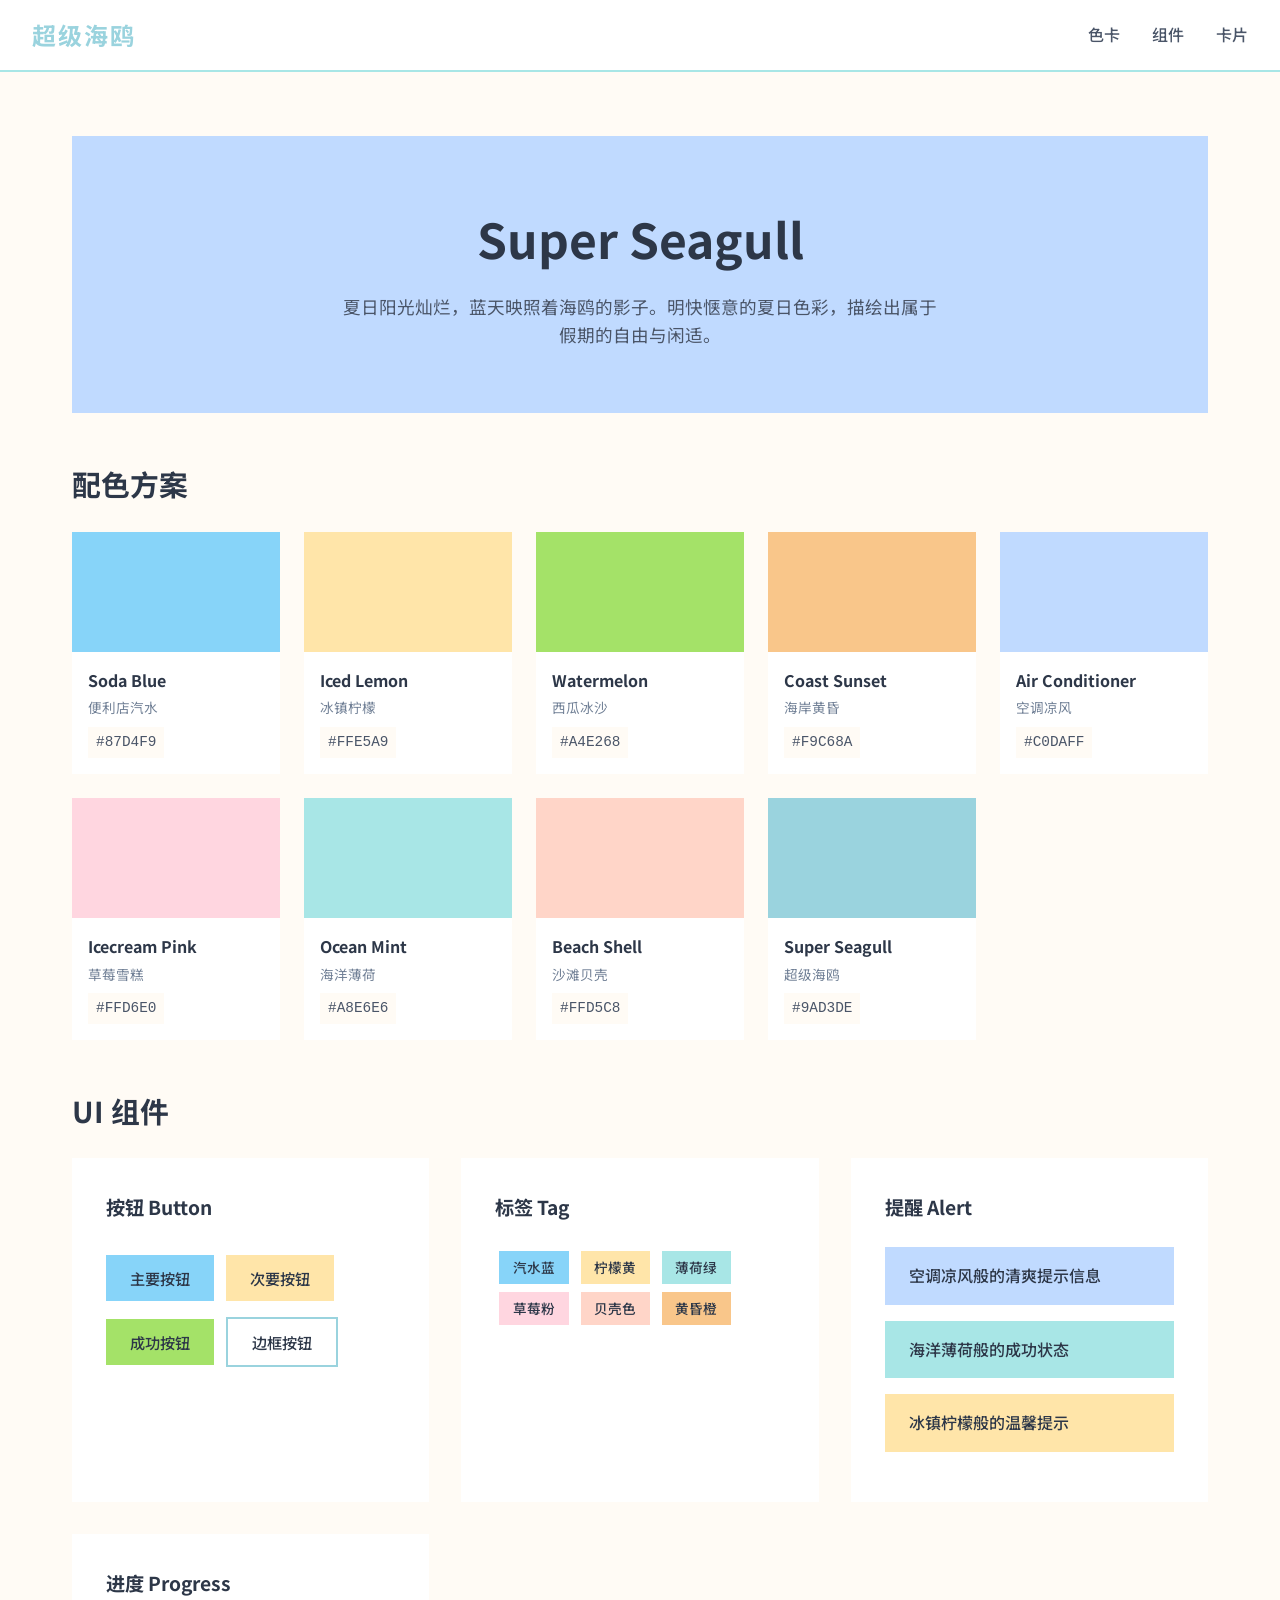
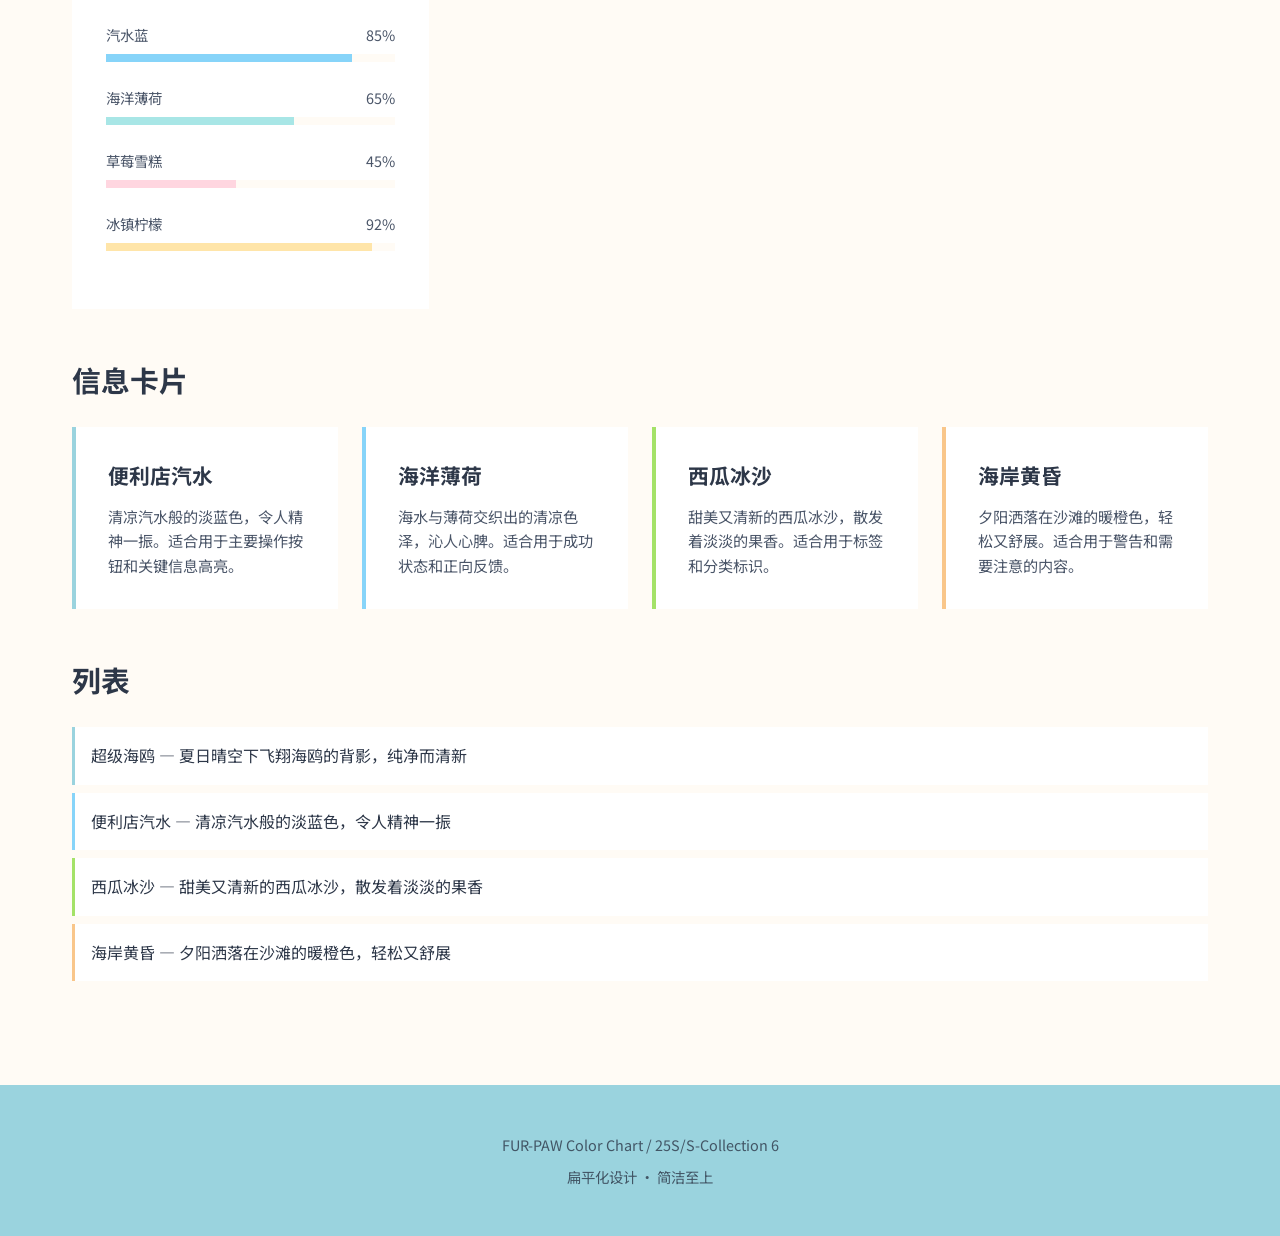
<file: index.html>
<!DOCTYPE html>
<html lang="zh-CN">
<head>
    <meta charset="UTF-8">
    <meta name="viewport" content="width=device-width, initial-scale=1.0">
    <title>超级海鸥 · 扁平化 UI</title>
    <link href="https://fonts.googleapis.com/css2?family=Noto+Sans+SC:wght@300;400;500;700&display=swap" rel="stylesheet">
    <style>
        :root {
            --soda-blue: #87D4F9;
            --iced-lemon: #FFE5A9;
            --watermelon: #A4E268;
            --coast-sunset: #F9C68A;
            --air-conditioner: #C0DAFF;
            --icecream-pink: #FFD6E0;
            --ocean-mint: #A8E6E6;
            --beach-shell: #FFD5C8;
            --super-seagull: #9AD3DE;
            --text-dark: #2D3748;
            --text-medium: #4A5568;
            --text-light: #718096;
            --bg-white: #FFFFFF;
            --bg-cream: #FFFBF5;
        }

        * {
            margin: 0;
            padding: 0;
            box-sizing: border-box;
        }

        body {
            font-family: 'Noto Sans SC', -apple-system, BlinkMacSystemFont, sans-serif;
            background: var(--bg-cream);
            color: var(--text-dark);
            line-height: 1.6;
        }

        /* 导航 */
        nav {
            background: var(--bg-white);
            padding: 1rem 2rem;
            display: flex;
            justify-content: space-between;
            align-items: center;
            border-bottom: 2px solid var(--ocean-mint);
        }

        .logo {
            font-size: 1.5rem;
            font-weight: 700;
            color: var(--super-seagull);
            letter-spacing: 2px;
        }

        .nav-links {
            display: flex;
            gap: 2rem;
            list-style: none;
        }

        .nav-links a {
            text-decoration: none;
            color: var(--text-medium);
            font-weight: 500;
            transition: color 0.2s;
        }

        .nav-links a:hover {
            color: var(--soda-blue);
        }

        /* 主容器 */
        .container {
            max-width: 1200px;
            margin: 0 auto;
            padding: 2rem;
        }

        /* Hero 区域 */
        .hero {
            text-align: center;
            padding: 4rem 2rem;
            background: var(--air-conditioner);
            margin: 2rem 0;
            border-radius: 0;
        }

        .hero h1 {
            font-size: 3rem;
            font-weight: 700;
            color: var(--text-dark);
            margin-bottom: 1rem;
        }

        .hero p {
            font-size: 1.1rem;
            color: var(--text-medium);
            max-width: 600px;
            margin: 0 auto;
        }

        /* 色卡展示 */
        .section-title {
            font-size: 1.8rem;
            font-weight: 700;
            margin: 3rem 0 1.5rem;
            color: var(--text-dark);
        }

        .color-grid {
            display: grid;
            grid-template-columns: repeat(auto-fill, minmax(200px, 1fr));
            gap: 1.5rem;
            margin-bottom: 3rem;
        }

        .color-card {
            background: var(--bg-white);
            overflow: hidden;
        }

        .color-swatch {
            height: 120px;
            width: 100%;
        }

        .color-info {
            padding: 1rem;
        }

        .color-name {
            font-weight: 700;
            font-size: 1rem;
            margin-bottom: 0.25rem;
        }

        .color-name-cn {
            font-size: 0.85rem;
            color: var(--text-light);
            margin-bottom: 0.5rem;
        }

        .color-hex {
            font-family: 'Courier New', monospace;
            font-size: 0.9rem;
            color: var(--text-medium);
            background: var(--bg-cream);
            padding: 0.25rem 0.5rem;
            display: inline-block;
        }

        /* UI 组件展示 */
        .components-grid {
            display: grid;
            grid-template-columns: repeat(auto-fit, minmax(300px, 1fr));
            gap: 2rem;
            margin-bottom: 3rem;
        }

        .component-block {
            background: var(--bg-white);
            padding: 2rem;
            border: 2px solid transparent;
            transition: border-color 0.2s;
        }

        .component-block:hover {
            border-color: var(--super-seagull);
        }

        .component-title {
            font-size: 1.2rem;
            font-weight: 700;
            margin-bottom: 1.5rem;
            color: var(--text-dark);
        }

        /* 按钮 */
        .btn {
            padding: 0.75rem 1.5rem;
            border: none;
            font-family: inherit;
            font-size: 0.95rem;
            font-weight: 500;
            cursor: pointer;
            transition: all 0.2s;
            margin: 0.5rem 0.5rem 0.5rem 0;
        }

        .btn-primary {
            background: var(--soda-blue);
            color: var(--text-dark);
        }

        .btn-primary:hover {
            background: #6BC4F0;
        }

        .btn-secondary {
            background: var(--iced-lemon);
            color: var(--text-dark);
        }

        .btn-secondary:hover {
            background: #FFD980;
        }

        .btn-success {
            background: var(--watermelon);
            color: var(--text-dark);
        }

        .btn-success:hover {
            background: #8FD44F;
        }

        .btn-outline {
            background: transparent;
            border: 2px solid var(--super-seagull);
            color: var(--text-dark);
        }

        .btn-outline:hover {
            background: var(--super-seagull);
            color: var(--text-dark);
        }

        /* 标签 */
        .tag {
            display: inline-block;
            padding: 0.35rem 0.85rem;
            font-size: 0.85rem;
            font-weight: 500;
            margin: 0.25rem;
        }

        .tag-blue { background: var(--soda-blue); }
        .tag-lemon { background: var(--iced-lemon); }
        .tag-mint { background: var(--ocean-mint); }
        .tag-pink { background: var(--icecream-pink); }
        .tag-shell { background: var(--beach-shell); }
        .tag-sunset { background: var(--coast-sunset); }

        /* 信息卡片 */
        .info-cards {
            display: grid;
            grid-template-columns: repeat(auto-fit, minmax(250px, 1fr));
            gap: 1.5rem;
            margin-bottom: 3rem;
        }

        .info-card {
            padding: 2rem;
            background: var(--bg-white);
            border-left: 4px solid var(--super-seagull);
        }

        .info-card h3 {
            font-size: 1.3rem;
            margin-bottom: 0.75rem;
            color: var(--text-dark);
        }

        .info-card p {
            color: var(--text-medium);
            font-size: 0.95rem;
        }

        .info-card:nth-child(2) { border-left-color: var(--soda-blue); }
        .info-card:nth-child(3) { border-left-color: var(--watermelon); }
        .info-card:nth-child(4) { border-left-color: var(--coast-sunset); }

        /* 进度条 */
        .progress-item {
            margin-bottom: 1.5rem;
        }

        .progress-label {
            display: flex;
            justify-content: space-between;
            margin-bottom: 0.5rem;
            font-size: 0.9rem;
            color: var(--text-medium);
        }

        .progress-bar {
            height: 8px;
            background: var(--bg-cream);
            overflow: hidden;
        }

        .progress-fill {
            height: 100%;
            transition: width 0.3s;
        }

        .fill-blue { background: var(--soda-blue); width: 85%; }
        .fill-mint { background: var(--ocean-mint); width: 65%; }
        .fill-pink { background: var(--icecream-pink); width: 45%; }
        .fill-lemon { background: var(--iced-lemon); width: 92%; }

        /* 列表 */
        .flat-list {
            list-style: none;
        }

        .flat-list li {
            padding: 1rem;
            background: var(--bg-white);
            margin-bottom: 0.5rem;
            border-left: 3px solid var(--super-seagull);
            transition: transform 0.2s;
        }

        .flat-list li:hover {
            transform: translateX(4px);
        }

        .flat-list li:nth-child(2) { border-left-color: var(--soda-blue); }
        .flat-list li:nth-child(3) { border-left-color: var(--watermelon); }
        .flat-list li:nth-child(4) { border-left-color: var(--coast-sunset); }

        /* 页脚 */
        footer {
            text-align: center;
            padding: 3rem 2rem;
            background: var(--super-seagull);
            color: var(--text-dark);
            margin-top: 4rem;
        }

        footer p {
            font-size: 0.9rem;
            opacity: 0.8;
        }

        /* 提醒条 */
        .alert {
            padding: 1rem 1.5rem;
            margin-bottom: 1rem;
            font-weight: 500;
        }

        .alert-info { background: var(--air-conditioner); }
        .alert-success { background: var(--ocean-mint); }
        .alert-warm { background: var(--iced-lemon); }

        @media (max-width: 768px) {
            .hero h1 { font-size: 2rem; }
            .nav-links { display: none; }
            .color-grid { grid-template-columns: repeat(2, 1fr); }
        }
    </style>
</head>
<body>

    <nav>
        <div class="logo">超级海鸥</div>
        <ul class="nav-links">
            <li><a href="#colors">色卡</a></li>
            <li><a href="#components">组件</a></li>
            <li><a href="#cards">卡片</a></li>
        </ul>
    </nav>

    <div class="container">

        <section class="hero">
            <h1>Super Seagull</h1>
            <p>夏日阳光灿烂，蓝天映照着海鸥的影子。明快惬意的夏日色彩，描绘出属于假期的自由与闲适。</p>
        </section>

        <h2 class="section-title" id="colors">配色方案</h2>
        <div class="color-grid">
            <div class="color-card">
                <div class="color-swatch" style="background: #87D4F9;"></div>
                <div class="color-info">
                    <div class="color-name">Soda Blue</div>
                    <div class="color-name-cn">便利店汽水</div>
                    <span class="color-hex">#87D4F9</span>
                </div>
            </div>
            <div class="color-card">
                <div class="color-swatch" style="background: #FFE5A9;"></div>
                <div class="color-info">
                    <div class="color-name">Iced Lemon</div>
                    <div class="color-name-cn">冰镇柠檬</div>
                    <span class="color-hex">#FFE5A9</span>
                </div>
            </div>
            <div class="color-card">
                <div class="color-swatch" style="background: #A4E268;"></div>
                <div class="color-info">
                    <div class="color-name">Watermelon</div>
                    <div class="color-name-cn">西瓜冰沙</div>
                    <span class="color-hex">#A4E268</span>
                </div>
            </div>
            <div class="color-card">
                <div class="color-swatch" style="background: #F9C68A;"></div>
                <div class="color-info">
                    <div class="color-name">Coast Sunset</div>
                    <div class="color-name-cn">海岸黄昏</div>
                    <span class="color-hex">#F9C68A</span>
                </div>
            </div>
            <div class="color-card">
                <div class="color-swatch" style="background: #C0DAFF;"></div>
                <div class="color-info">
                    <div class="color-name">Air Conditioner</div>
                    <div class="color-name-cn">空调凉风</div>
                    <span class="color-hex">#C0DAFF</span>
                </div>
            </div>
            <div class="color-card">
                <div class="color-swatch" style="background: #FFD6E0;"></div>
                <div class="color-info">
                    <div class="color-name">Icecream Pink</div>
                    <div class="color-name-cn">草莓雪糕</div>
                    <span class="color-hex">#FFD6E0</span>
                </div>
            </div>
            <div class="color-card">
                <div class="color-swatch" style="background: #A8E6E6;"></div>
                <div class="color-info">
                    <div class="color-name">Ocean Mint</div>
                    <div class="color-name-cn">海洋薄荷</div>
                    <span class="color-hex">#A8E6E6</span>
                </div>
            </div>
            <div class="color-card">
                <div class="color-swatch" style="background: #FFD5C8;"></div>
                <div class="color-info">
                    <div class="color-name">Beach Shell</div>
                    <div class="color-name-cn">沙滩贝壳</div>
                    <span class="color-hex">#FFD5C8</span>
                </div>
            </div>
            <div class="color-card">
                <div class="color-swatch" style="background: #9AD3DE;"></div>
                <div class="color-info">
                    <div class="color-name">Super Seagull</div>
                    <div class="color-name-cn">超级海鸥</div>
                    <span class="color-hex">#9AD3DE</span>
                </div>
            </div>
        </div>

        <h2 class="section-title" id="components">UI 组件</h2>
        <div class="components-grid">
            <div class="component-block">
                <div class="component-title">按钮 Button</div>
                <button class="btn btn-primary">主要按钮</button>
                <button class="btn btn-secondary">次要按钮</button>
                <button class="btn btn-success">成功按钮</button>
                <button class="btn btn-outline">边框按钮</button>
            </div>

            <div class="component-block">
                <div class="component-title">标签 Tag</div>
                <span class="tag tag-blue">汽水蓝</span>
                <span class="tag tag-lemon">柠檬黄</span>
                <span class="tag tag-mint">薄荷绿</span>
                <span class="tag tag-pink">草莓粉</span>
                <span class="tag tag-shell">贝壳色</span>
                <span class="tag tag-sunset">黄昏橙</span>
            </div>

            <div class="component-block">
                <div class="component-title">提醒 Alert</div>
                <div class="alert alert-info">空调凉风般的清爽提示信息</div>
                <div class="alert alert-success">海洋薄荷般的成功状态</div>
                <div class="alert alert-warm">冰镇柠檬般的温馨提示</div>
            </div>

            <div class="component-block">
                <div class="component-title">进度 Progress</div>
                <div class="progress-item">
                    <div class="progress-label"><span>汽水蓝</span><span>85%</span></div>
                    <div class="progress-bar"><div class="progress-fill fill-blue"></div></div>
                </div>
                <div class="progress-item">
                    <div class="progress-label"><span>海洋薄荷</span><span>65%</span></div>
                    <div class="progress-bar"><div class="progress-fill fill-mint"></div></div>
                </div>
                <div class="progress-item">
                    <div class="progress-label"><span>草莓雪糕</span><span>45%</span></div>
                    <div class="progress-bar"><div class="progress-fill fill-pink"></div></div>
                </div>
                <div class="progress-item">
                    <div class="progress-label"><span>冰镇柠檬</span><span>92%</span></div>
                    <div class="progress-bar"><div class="progress-fill fill-lemon"></div></div>
                </div>
            </div>
        </div>

        <h2 class="section-title" id="cards">信息卡片</h2>
        <div class="info-cards">
            <div class="info-card">
                <h3>便利店汽水</h3>
                <p>清凉汽水般的淡蓝色，令人精神一振。适合用于主要操作按钮和关键信息高亮。</p>
            </div>
            <div class="info-card">
                <h3>海洋薄荷</h3>
                <p>海水与薄荷交织出的清凉色泽，沁人心脾。适合用于成功状态和正向反馈。</p>
            </div>
            <div class="info-card">
                <h3>西瓜冰沙</h3>
                <p>甜美又清新的西瓜冰沙，散发着淡淡的果香。适合用于标签和分类标识。</p>
            </div>
            <div class="info-card">
                <h3>海岸黄昏</h3>
                <p>夕阳洒落在沙滩的暖橙色，轻松又舒展。适合用于警告和需要注意的内容。</p>
            </div>
        </div>

        <h2 class="section-title">列表</h2>
        <ul class="flat-list">
            <li>超级海鸥 — 夏日晴空下飞翔海鸥的背影，纯净而清新</li>
            <li>便利店汽水 — 清凉汽水般的淡蓝色，令人精神一振</li>
            <li>西瓜冰沙 — 甜美又清新的西瓜冰沙，散发着淡淡的果香</li>
            <li>海岸黄昏 — 夕阳洒落在沙滩的暖橙色，轻松又舒展</li>
        </ul>

    </div>

    <footer>
        <p>FUR-PAW Color Chart / 25S/S-Collection 6</p>
        <p style="margin-top: 0.5rem;">扁平化设计 ·  简洁至上</p>
    </footer>

</body>
</html>
</file>
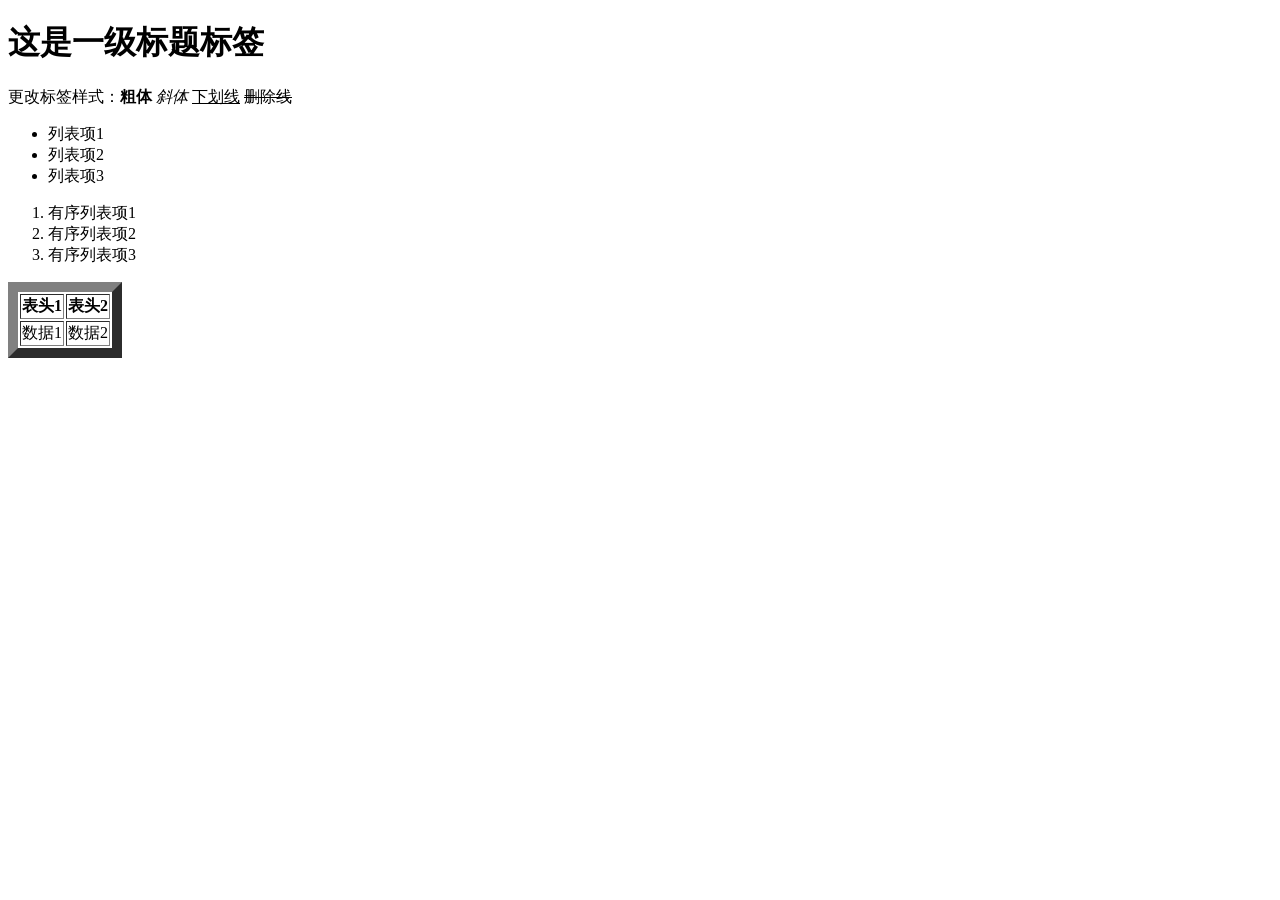
<file: 1.常见文本标签.html>
<!DOCTYPE html>
<html lang="en">
<head>
    <meta charset="UTF-8">
    <meta name="viewport" content="width=device-width, initial-scale=1.0">
    <title>html 练习-常见文本标签7.18</title>
</head>
<body>
    <h1>这是一级标题标签</h1>
    <p>
        更改标签样式：<b >粗体</b> <i>斜体</i> <u>下划线</u> <s>删除线</s>
    </p>

    <ul>
        <li>列表项1</li>
        <li>列表项2</li>
        <li>列表项3</li>
    </ul>

    <ol>
        <li>有序列表项1</li>
        <li>有序列表项2</li>
        <li>有序列表项3</li>
    </ol>
    <table border="10">
        <tr>
            <th>表头1</th>
            <th>表头2</th>
        </tr>
        <tr>
            <td>数据1</td>
            <td>数据2</td>
        </tr>
    </table>
</body>
</html>
</file>
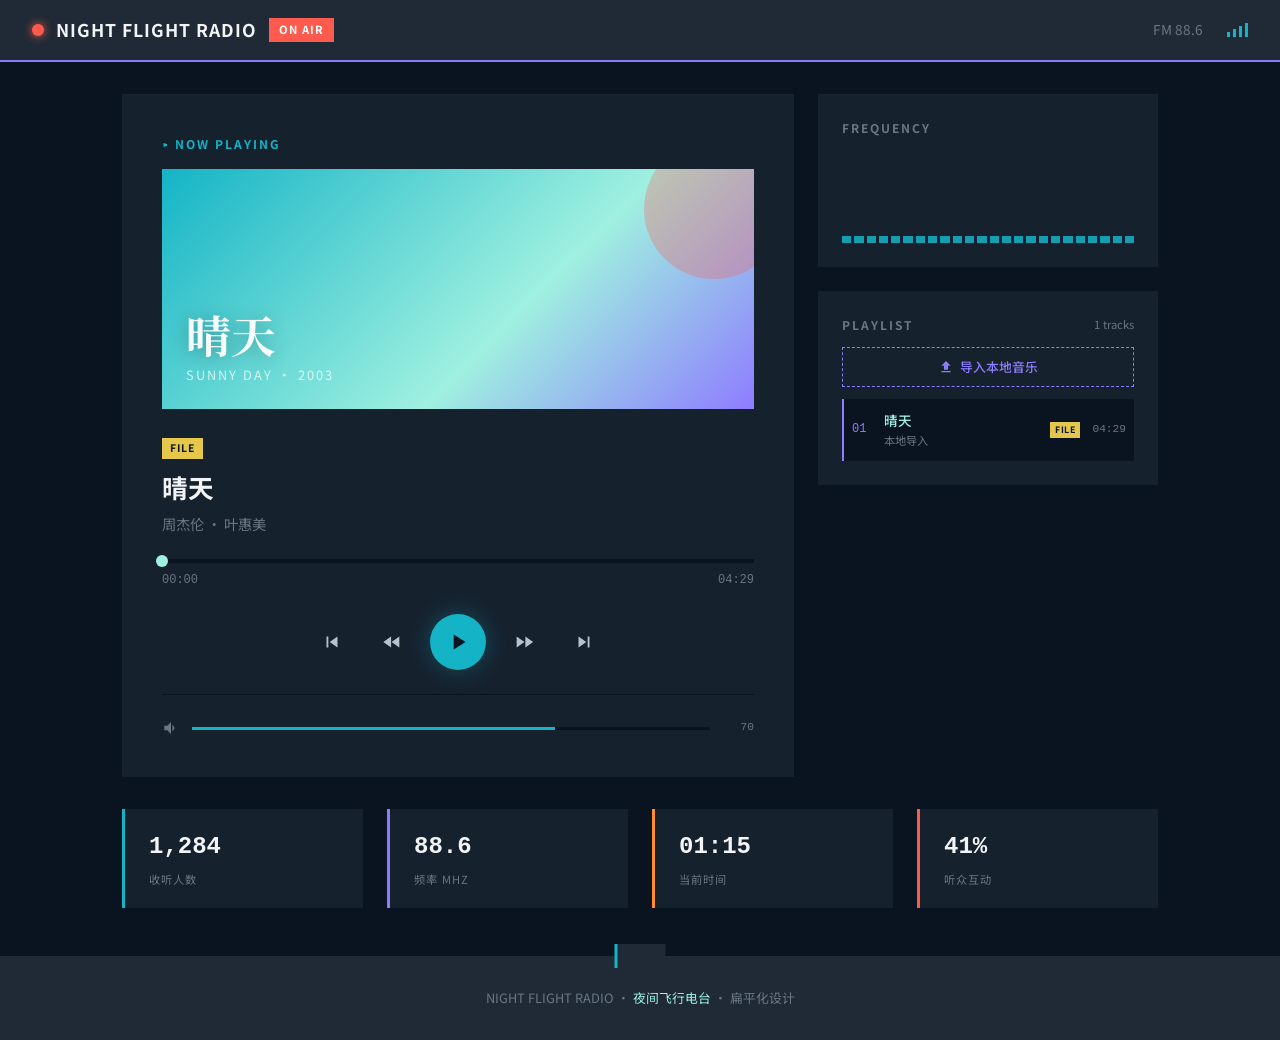
<file: flat-ui-night-flight.html>
<!DOCTYPE html>
<html lang="zh-CN">
<head>
    <meta charset="UTF-8">
    <meta name="viewport" content="width=device-width, initial-scale=1.0">
    <title>夜间飞行 · Night Radio</title>
    <link href="https://fonts.googleapis.com/css2?family=Noto+Sans+SC:wght@300;400;500;700&family=Noto+Serif+SC:wght@700&display=swap" rel="stylesheet">
    <style>
        :root {
            --night-runway: #0A1320;
            --wet-asphalt: #1F2A36;
            --panel: #16212E;
            --panel-hover: #1C2935;
            --vaporwave-teal: #14B4C6;
            --hologram-mint: #9FF0E0;
            --synthwave-purple: #8E7CFF;
            --neon-kanji: #FF5A4E;
            --sunset-glare: #FF8B2E;
            --mist-peach: #FFC19A;
            --streetlamp: #E5C84B;
            --text-bright: #F2F4F6;
            --text-mid: #B6C2CF;
            --text-dim: #6A7684;
        }

        * { margin: 0; padding: 0; box-sizing: border-box; }

        body {
            font-family: 'Noto Sans SC', -apple-system, sans-serif;
            background: var(--night-runway);
            color: var(--text-bright);
            line-height: 1.6;
            min-height: 100vh;
        }

        .topbar {
            background: var(--wet-asphalt);
            padding: 1rem 2rem;
            display: flex;
            justify-content: space-between;
            align-items: center;
            border-bottom: 2px solid var(--synthwave-purple);
        }

        .brand {
            display: flex;
            align-items: center;
            gap: 12px;
            font-weight: 700;
            font-size: 1.1rem;
            letter-spacing: 1px;
            color: var(--text-bright);
        }

        .brand-icon {
            width: 12px;
            height: 12px;
            border-radius: 50%;
            background: var(--neon-kanji);
            box-shadow: 0 0 10px var(--neon-kanji);
            animation: pulse 1.5s ease-in-out infinite;
        }

        @keyframes pulse {
            0%, 100% { opacity: 1; }
            50% { opacity: 0.4; }
        }

        .live-tag {
            background: var(--neon-kanji);
            color: #fff;
            font-size: 0.7rem;
            font-weight: 700;
            padding: 3px 10px;
            letter-spacing: 1px;
        }

        .topbar-right {
            display: flex;
            align-items: center;
            gap: 1.5rem;
            font-size: 0.85rem;
            color: var(--text-dim);
        }

        .signal-dots { display: flex; gap: 3px; align-items: flex-end; }
        .signal-dots span { width: 3px; background: var(--vaporwave-teal); }
        .signal-dots span:nth-child(1) { height: 5px; }
        .signal-dots span:nth-child(2) { height: 8px; }
        .signal-dots span:nth-child(3) { height: 11px; }
        .signal-dots span:nth-child(4) { height: 14px; }

        .layout {
            max-width: 1100px;
            margin: 2rem auto;
            padding: 0 2rem;
            display: grid;
            grid-template-columns: 1fr 340px;
            gap: 1.5rem;
        }

        .now-playing {
            background: var(--panel);
            padding: 2.5rem;
        }

        .np-label {
            font-size: 0.75rem;
            font-weight: 700;
            letter-spacing: 2px;
            color: var(--vaporwave-teal);
            text-transform: uppercase;
            margin-bottom: 1rem;
        }

        .np-cover {
            width: 100%;
            height: 240px;
            background: linear-gradient(135deg, var(--synthwave-purple) 0%, var(--vaporwave-teal) 60%, var(--hologram-mint) 100%);
            display: flex;
            align-items: flex-end;
            padding: 1.5rem;
            margin-bottom: 1.5rem;
            position: relative;
            overflow: hidden;
            cursor: pointer;
            transition: opacity 0.2s;
        }

        .np-cover:hover { opacity: 0.9; }

        .np-cover::after {
            content: "";
            position: absolute;
            right: -30px;
            top: -30px;
            width: 140px;
            height: 140px;
            border-radius: 50%;
            background: rgba(255, 90, 78, 0.3);
        }

        .np-cover-text { position: relative; z-index: 1; }

        .np-cover-text .jp {
            font-family: 'Noto Serif SC', serif;
            font-size: 2.8rem;
            font-weight: 700;
            color: rgba(255,255,255,0.95);
            line-height: 1.2;
            text-shadow: 0 2px 20px rgba(0,0,0,0.3);
        }

        .np-cover-text .en {
            font-size: 0.8rem;
            color: rgba(255,255,255,0.75);
            letter-spacing: 2px;
            margin-top: 4px;
        }

        .np-cover-upload {
            position: absolute;
            inset: 0;
            display: flex;
            align-items: center;
            justify-content: center;
            flex-direction: column;
            gap: 8px;
            color: rgba(255,255,255,0.7);
            font-size: 0.85rem;
            opacity: 0;
            transition: opacity 0.2s;
            z-index: 2;
        }

        .np-cover:hover .np-cover-upload { opacity: 1; }

        .np-cover-upload svg { width: 32px; height: 32px; fill: rgba(255,255,255,0.7); }

        .np-title {
            font-size: 1.6rem;
            font-weight: 700;
            margin-bottom: 0.25rem;
            color: var(--text-bright);
        }

        .np-artist {
            font-size: 0.9rem;
            color: var(--text-dim);
            margin-bottom: 1.5rem;
        }

        .np-badge {
            display: inline-block;
            font-size: 0.65rem;
            font-weight: 700;
            padding: 2px 8px;
            letter-spacing: 1px;
            text-transform: uppercase;
            margin-bottom: 0.5rem;
            color: var(--night-runway);
        }

        .badge-synth { background: var(--synthwave-purple); color: #fff; }
        .badge-file { background: var(--streetlamp); }

        .np-progress { margin-bottom: 1.5rem; }

        .np-bar {
            height: 4px;
            background: var(--night-runway);
            position: relative;
            margin-bottom: 0.5rem;
            cursor: pointer;
        }

        .np-bar-fill {
            height: 100%;
            width: 0%;
            background: var(--synthwave-purple);
            transition: width 0.15s linear;
        }

        .np-bar-dot {
            position: absolute;
            left: 0%;
            top: -4px;
            width: 12px;
            height: 12px;
            border-radius: 50%;
            background: var(--hologram-mint);
            transform: translateX(-50%);
            transition: left 0.15s linear;
        }

        .np-times {
            display: flex;
            justify-content: space-between;
            font-size: 0.75rem;
            color: var(--text-dim);
            font-family: 'Courier New', monospace;
        }

        .np-controls {
            display: flex;
            align-items: center;
            justify-content: center;
            gap: 1rem;
        }

        .ctrl {
            border: none;
            background: transparent;
            cursor: pointer;
            width: 44px;
            height: 44px;
            display: flex;
            align-items: center;
            justify-content: center;
            border-radius: 50%;
            transition: background 0.2s, color 0.2s;
            color: var(--text-mid);
        }

        .ctrl svg { width: 22px; height: 22px; fill: currentColor; }

        .ctrl:hover {
            background: var(--panel-hover);
            color: var(--vaporwave-teal);
        }

        .ctrl-play {
            width: 56px;
            height: 56px;
            border-radius: 50%;
            background: var(--vaporwave-teal);
            color: var(--night-runway);
            box-shadow: 0 0 24px rgba(20, 180, 198, 0.3);
        }

        .ctrl-play svg { width: 26px; height: 26px; }

        .ctrl-play:hover {
            background: var(--hologram-mint);
            color: var(--night-runway);
            box-shadow: 0 0 32px rgba(159, 240, 224, 0.4);
        }

        .np-volume {
            display: flex;
            align-items: center;
            gap: 0.75rem;
            margin-top: 1.5rem;
            padding-top: 1.5rem;
            border-top: 1px solid var(--night-runway);
        }

        .vol-icon { color: var(--text-dim); display: flex; align-items: center; }
        .vol-icon svg { width: 18px; height: 18px; fill: currentColor; }

        .vol-bar {
            flex: 1;
            height: 3px;
            background: var(--night-runway);
            position: relative;
            cursor: pointer;
        }

        .vol-fill {
            height: 100%;
            width: 70%;
            background: var(--vaporwave-teal);
        }

        .vol-val {
            font-size: 0.7rem;
            color: var(--text-dim);
            font-family: 'Courier New', monospace;
            width: 32px;
            text-align: right;
        }

        .sidebar {
            display: flex;
            flex-direction: column;
            gap: 1.5rem;
        }

        .visualizer {
            background: var(--panel);
            padding: 1.5rem;
        }

        .vis-title {
            font-size: 0.75rem;
            font-weight: 700;
            letter-spacing: 2px;
            color: var(--text-dim);
            text-transform: uppercase;
            margin-bottom: 1rem;
        }

        .vis-bars {
            display: flex;
            align-items: flex-end;
            gap: 3px;
            height: 90px;
        }

        .vis-bars span {
            flex: 1;
            background: var(--vaporwave-teal);
            opacity: 0.85;
            height: 8%;
            transition: height 0.06s ease;
        }

        .playlist {
            background: var(--panel);
            padding: 1.5rem;
        }

        .pl-head {
            display: flex;
            justify-content: space-between;
            align-items: center;
            margin-bottom: 0.75rem;
        }

        .pl-title {
            font-size: 0.75rem;
            font-weight: 700;
            letter-spacing: 2px;
            color: var(--text-dim);
            text-transform: uppercase;
        }

        .pl-count {
            font-size: 0.7rem;
            color: var(--text-dim);
        }

        .import-btn {
            display: flex;
            align-items: center;
            justify-content: center;
            gap: 6px;
            width: 100%;
            padding: 0.6rem;
            margin-bottom: 0.75rem;
            background: transparent;
            border: 1px dashed var(--synthwave-purple);
            color: var(--synthwave-purple);
            font-family: inherit;
            font-size: 0.8rem;
            font-weight: 500;
            cursor: pointer;
            transition: background 0.2s, color 0.2s;
        }

        .import-btn:hover {
            background: var(--synthwave-purple);
            color: #fff;
        }

        .import-btn svg { width: 16px; height: 16px; fill: currentColor; }

        .pl-list {
            max-height: 340px;
            overflow-y: auto;
        }

        .pl-list::-webkit-scrollbar { width: 4px; }
        .pl-list::-webkit-scrollbar-track { background: var(--night-runway); }
        .pl-list::-webkit-scrollbar-thumb { background: var(--wet-asphalt); }

        .pl-item {
            display: flex;
            align-items: center;
            gap: 0.75rem;
            padding: 0.7rem 0.5rem;
            cursor: pointer;
            transition: background 0.15s;
            border-left: 2px solid transparent;
        }

        .pl-item:hover { background: var(--night-runway); }

        .pl-num {
            font-size: 0.75rem;
            color: var(--text-dim);
            font-family: 'Courier New', monospace;
            width: 20px;
        }

        .pl-info { flex: 1; min-width: 0; }

        .pl-name {
            font-size: 0.85rem;
            font-weight: 500;
            color: var(--text-mid);
            white-space: nowrap;
            overflow: hidden;
            text-overflow: ellipsis;
        }

        .pl-artist {
            font-size: 0.7rem;
            color: var(--text-dim);
        }

        .pl-dur {
            font-size: 0.7rem;
            color: var(--text-dim);
            font-family: 'Courier New', monospace;
        }

        .pl-type {
            font-size: 0.55rem;
            padding: 1px 5px;
            font-weight: 700;
            letter-spacing: 0.5px;
        }

        .pl-type-synth { background: var(--synthwave-purple); color: #fff; }
        .pl-type-file { background: var(--streetlamp); color: var(--night-runway); }

        .pl-item.active {
            background: var(--night-runway);
            border-left-color: var(--synthwave-purple);
        }

        .pl-item.active .pl-name { color: var(--hologram-mint); }
        .pl-item.active .pl-num { color: var(--synthwave-purple); }

        .statusbar {
            max-width: 1100px;
            margin: 0 auto 3rem;
            padding: 0 2rem;
            display: grid;
            grid-template-columns: repeat(4, 1fr);
            gap: 1.5rem;
        }

        .stat {
            background: var(--panel);
            padding: 1.2rem 1.5rem;
            border-left: 3px solid var(--vaporwave-teal);
        }

        .stat:nth-child(2) { border-left-color: var(--synthwave-purple); }
        .stat:nth-child(3) { border-left-color: var(--sunset-glare); }
        .stat:nth-child(4) { border-left-color: var(--neon-kanji); }

        .stat-val {
            font-size: 1.5rem;
            font-weight: 700;
            font-family: 'Courier New', monospace;
            color: var(--text-bright);
        }

        .stat-label {
            font-size: 0.7rem;
            color: var(--text-dim);
            letter-spacing: 1px;
            text-transform: uppercase;
            margin-top: 0.25rem;
        }

        .footer {
            text-align: center;
            padding: 2rem;
            background: var(--wet-asphalt);
            color: var(--text-dim);
            font-size: 0.8rem;
        }

        .footer span { color: var(--hologram-mint); }

        .toast {
            position: fixed;
            bottom: 2rem;
            left: 50%;
            transform: translateX(-50%) translateY(100px);
            background: var(--wet-asphalt);
            color: var(--hologram-mint);
            padding: 0.75rem 1.5rem;
            font-size: 0.85rem;
            border-left: 3px solid var(--vaporwave-teal);
            transition: transform 0.3s ease;
            z-index: 100;
        }

        .toast.show { transform: translateX(-50%) translateY(0); }

        @media (max-width: 860px) {
            .layout { grid-template-columns: 1fr; }
            .statusbar { grid-template-columns: repeat(2, 1fr); }
        }
    </style>
</head>
<body>

    <header class="topbar">
        <div class="brand">
            <span class="brand-icon"></span>
            <span>NIGHT FLIGHT RADIO</span>
            <span class="live-tag">ON AIR</span>
        </div>
        <div class="topbar-right">
            <span>FM 88.6</span>
            <div class="signal-dots">
                <span></span><span></span><span></span><span></span>
            </div>
        </div>
    </header>

    <div class="layout">
        <main class="now-playing">
            <div class="np-label">▸ NOW PLAYING</div>
            <div class="np-cover" id="npCover">
                <div class="np-cover-text">
                    <div class="jp" id="coverJp">晴天</div>
                    <div class="en" id="coverEn">SUNNY DAY · 2003</div>
                </div>
                <div class="np-cover-upload">
                    <svg viewBox="0 0 24 24"><path d="M12 2C6.48 2 2 6.48 2 12s4.48 10 10 10 10-4.48 10-10S17.52 2 12 2zm5 11h-4v4h-2v-4H7v-2h4V7h2v4h4v2z"/></svg>
                    <span>点击导入音乐</span>
                </div>
            </div>
            <span class="np-badge badge-synth" id="npBadge">SYNTH</span>
            <h1 class="np-title" id="npTitle">晴天</h1>
            <p class="np-artist" id="npArtist">周杰伦 · 叶惠美</p>

            <div class="np-progress">
                <div class="np-bar" id="progressBar">
                    <div class="np-bar-fill" id="progressFill"></div>
                    <div class="np-bar-dot" id="progressDot"></div>
                </div>
                <div class="np-times">
                    <span id="curTime">00:00</span>
                    <span id="totTime">04:29</span>
                </div>
            </div>

            <div class="np-controls">
                <button class="ctrl" id="btnPrev" title="上一首">
                    <svg viewBox="0 0 24 24"><path d="M6 6h2v12H6V6zm3.5 6l8.5 6V6l-8.5 6z"/></svg>
                </button>
                <button class="ctrl" id="btnBack" title="后退10秒">
                    <svg viewBox="0 0 24 24"><path d="M11 18V6l-8.5 6 8.5 6zm.5-6l8.5 6V6l-8.5 6z"/></svg>
                </button>
                <button class="ctrl ctrl-play" id="btnPlay" title="播放/暂停">
                    <svg id="iconPlay" viewBox="0 0 24 24"><path d="M8 5v14l11-7L8 5z"/></svg>
                    <svg id="iconPause" viewBox="0 0 24 24" style="display:none"><path d="M6 5h4v14H6V5zm8 0h4v14h-4V5z"/></svg>
                </button>
                <button class="ctrl" id="btnFwd" title="前进10秒">
                    <svg viewBox="0 0 24 24"><path d="M4 18l8.5-6L4 6v12zm9.5-12v12l8.5-6-8.5-6z"/></svg>
                </button>
                <button class="ctrl" id="btnNext" title="下一首">
                    <svg viewBox="0 0 24 24"><path d="M16 6v12h2V6h-2zM6 18l8.5-6L6 6v12z"/></svg>
                </button>
            </div>

            <div class="np-volume">
                <span class="vol-icon">
                    <svg viewBox="0 0 24 24"><path d="M3 9v6h4l5 5V4L7 9H3zm13.5 3A4.5 4.5 0 0014 7.97v8.05c1.48-.73 2.5-2.25 2.5-4.02z"/></svg>
                </span>
                <div class="vol-bar" id="volBar">
                    <div class="vol-fill" id="volFill"></div>
                </div>
                <span class="vol-val" id="volVal">70</span>
            </div>
        </main>

        <aside class="sidebar">
            <div class="visualizer">
                <div class="vis-title">FREQUENCY</div>
                <div class="vis-bars" id="visBars"></div>
            </div>

            <div class="playlist">
                <div class="pl-head">
                    <span class="pl-title">PLAYLIST</span>
                    <span class="pl-count" id="plCount">6 tracks</span>
                </div>
                <button class="import-btn" id="importBtn">
                    <svg viewBox="0 0 24 24"><path d="M9 16h6v-6h4l-7-7-7 7h4v6zm-4 2h14v2H5v-2z"/></svg>
                    导入本地音乐
                </button>
                <input type="file" id="fileInput" accept="audio/*" multiple style="display:none">
                <div class="pl-list" id="plList"></div>
            </div>
        </aside>
    </div>

    <div class="statusbar">
        <div class="stat">
            <div class="stat-val" id="statListeners">1,284</div>
            <div class="stat-label">收听人数</div>
        </div>
        <div class="stat">
            <div class="stat-val">88.6</div>
            <div class="stat-label">频率 MHz</div>
        </div>
        <div class="stat">
            <div class="stat-val" id="statTime">23:34</div>
            <div class="stat-label">当前时间</div>
        </div>
        <div class="stat">
            <div class="stat-val" id="statInteract">42%</div>
            <div class="stat-label">听众互动</div>
        </div>
    </div>

    <footer class="footer">
        <p>NIGHT FLIGHT RADIO · <span>夜间飞行电台</span> · 扁平化设计</p>
    </footer>

    <div class="toast" id="toast"></div>

    <script>
        // ============ 音符频率 ============
        const N = {
            C2:65.41, D2:73.42, E2:82.41, F2:87.31, Fs2:92.50, G2:98.00, A2:110.00, B2:123.47,
            C3:130.81, D3:146.83, E3:164.81, F3:174.61, Fs3:185.00, G3:196.00, A3:220.00, B3:246.94,
            C4:261.63, D4:293.66, E4:329.63, F4:349.23, Fs4:369.99, G4:392.00, A4:440.00, B4:493.88,
            C5:523.25, D5:587.33, E5:659.25, F5:698.46, Fs5:739.99, G5:783.99, A5:880.00
        };

        // ============ 歌曲数据 ============
        const tracks = [
            {
                type: 'file',
                title: "晴天", artist: "周杰伦 · 叶惠美",
                jp: "晴天", en: "SUNNY DAY · 2003", dur: 269,
                grad: ["#14B4C6","#9FF0E0","#8E7CFF"],
                url: "http://127.0.0.1:8090/" + encodeURI("周杰伦 - 晴天.mp3")
            }
        ];

        // ============ Web Audio 引擎 ============
        let audioCtx = null;
        let masterGain = null;
        let analyser = null;
        let activeNodes = [];
        let schedTimer = null;
        let nextNoteTime = 0;
        let melodyIdx = 0;
        let bassIdx = 0;

        // 文件播放用
        let audioEl = null;
        let mediaSource = null;

        function initAudio() {
            if (audioCtx) return;
            audioCtx = new (window.AudioContext || window.webkitAudioContext)();
            masterGain = audioCtx.createGain();
            masterGain.gain.value = volume / 100 * 0.35;
            analyser = audioCtx.createAnalyser();
            analyser.fftSize = 64;
            masterGain.connect(analyser);
            analyser.connect(audioCtx.destination);

            // 创建 audio 元素用于文件播放
            audioEl = new Audio();
            audioEl.crossOrigin = 'anonymous';
            mediaSource = audioCtx.createMediaElementSource(audioEl);
            mediaSource.connect(masterGain);

            audioEl.addEventListener('ended', () => {
                nextTrack(true);
            });
            audioEl.addEventListener('loadedmetadata', () => {
                const t = tracks[currentIdx];
                if (t.type === 'file') {
                    t.dur = audioEl.duration;
                    elTotTime.textContent = fmt(t.dur);
                    renderPlaylist();
                }
            });
            audioEl.addEventListener('timeupdate', () => {
                if (tracks[currentIdx] && tracks[currentIdx].type === 'file' && !audioEl.seeking) {
                    currentTime = audioEl.currentTime;
                    updateProgress();
                }
            });
        }

        // 合成音符
        function playNote(freq, startTime, dur, type, vol) {
            const osc = audioCtx.createOscillator();
            const gain = audioCtx.createGain();
            const filter = audioCtx.createBiquadFilter();
            osc.type = type;
            osc.frequency.value = freq;
            filter.type = 'lowpass';
            filter.frequency.value = 2200;
            filter.Q.value = 3;
            osc.connect(filter);
            filter.connect(gain);
            gain.connect(masterGain);
            gain.gain.setValueAtTime(0, startTime);
            gain.gain.linearRampToValueAtTime(vol, startTime + 0.015);
            gain.gain.exponentialRampToValueAtTime(vol * 0.6, startTime + 0.08);
            gain.gain.exponentialRampToValueAtTime(0.0001, startTime + dur);
            osc.start(startTime);
            osc.stop(startTime + dur + 0.05);
            activeNodes.push(osc);
            osc.onended = () => {
                const i = activeNodes.indexOf(osc);
                if (i >= 0) activeNodes.splice(i, 1);
            };
        }

        function scheduler() {
            const t = tracks[currentIdx];
            const beatDur = 60 / t.bpm;
            const ahead = 0.2;
            while (nextNoteTime < audioCtx.currentTime + ahead) {
                const mNote = t.melody[melodyIdx % t.melody.length];
                playNote(mNote, nextNoteTime, beatDur * 0.9, t.wave, 0.18);
                if (melodyIdx % 2 === 0) {
                    const bNote = t.bass[bassIdx % t.bass.length];
                    playNote(bNote, nextNoteTime, beatDur * 1.8, 'sine', 0.35);
                    bassIdx++;
                }
                if (melodyIdx % 4 === 0) {
                    playNote(mNote * 2, nextNoteTime + beatDur * 0.5, beatDur * 0.4, 'sine', 0.06);
                }
                nextNoteTime += beatDur;
                melodyIdx++;
            }
        }

        function startSynth() {
            initAudio();
            if (audioCtx.state === 'suspended') audioCtx.resume();
            nextNoteTime = audioCtx.currentTime + 0.05;
            schedTimer = setInterval(scheduler, 50);
        }

        function stopSynth() {
            if (schedTimer) { clearInterval(schedTimer); schedTimer = null; }
            activeNodes.forEach(n => { try { n.stop(); } catch(e){} });
            activeNodes = [];
        }

        function startFile() {
            initAudio();
            if (audioCtx.state === 'suspended') audioCtx.resume();
            const t = tracks[currentIdx];
            if (audioEl.src !== t.url) {
                audioEl.src = t.url;
            }
            audioEl.currentTime = currentTime;
            audioEl.play().catch(e => showToast('播放失败: ' + e.message));
        }

        function stopFile() {
            if (audioEl) { audioEl.pause(); }
        }

        // ============ 播放器状态 ============
        let currentIdx = 0;
        let isPlaying = false;
        let currentTime = 0;
        let volume = 70;
        let timer = null;

        // DOM
        const elTitle = document.getElementById('npTitle');
        const elArtist = document.getElementById('npArtist');
        const elCoverJp = document.getElementById('coverJp');
        const elCoverEn = document.getElementById('coverEn');
        const elCover = document.getElementById('npCover');
        const elBadge = document.getElementById('npBadge');
        const elPlayBtn = document.getElementById('btnPlay');
        const elIconPlay = document.getElementById('iconPlay');
        const elIconPause = document.getElementById('iconPause');
        const elPrev = document.getElementById('btnPrev');
        const elNext = document.getElementById('btnNext');
        const elBack = document.getElementById('btnBack');
        const elFwd = document.getElementById('btnFwd');
        const elProgBar = document.getElementById('progressBar');
        const elProgFill = document.getElementById('progressFill');
        const elProgDot = document.getElementById('progressDot');
        const elCurTime = document.getElementById('curTime');
        const elTotTime = document.getElementById('totTime');
        const elVolBar = document.getElementById('volBar');
        const elVolFill = document.getElementById('volFill');
        const elVolVal = document.getElementById('volVal');
        const elPlList = document.getElementById('plList');
        const elPlCount = document.getElementById('plCount');
        const elVisBars = document.getElementById('visBars');
        const elToast = document.getElementById('toast');
        const elStatTime = document.getElementById('statTime');
        const elStatListeners = document.getElementById('statListeners');
        const elStatInteract = document.getElementById('statInteract');
        const elImportBtn = document.getElementById('importBtn');
        const elFileInput = document.getElementById('fileInput');

        function fmt(sec) {
            if (isNaN(sec) || sec === Infinity) return '--:--';
            const m = Math.floor(sec / 60);
            const s = Math.floor(sec % 60);
            return String(m).padStart(2,'0') + ':' + String(s).padStart(2,'0');
        }

        function showToast(msg) {
            elToast.textContent = msg;
            elToast.classList.add('show');
            clearTimeout(elToast._t);
            elToast._t = setTimeout(() => elToast.classList.remove('show'), 2000);
        }

        function renderPlaylist() {
            elPlList.innerHTML = '';
            elPlCount.textContent = tracks.length + ' tracks';
            tracks.forEach((t, i) => {
                const div = document.createElement('div');
                div.className = 'pl-item' + (i === currentIdx ? ' active' : '');
                const artistShort = t.type === 'file' ? '本地导入' : (t.artist.split('·')[0].trim());
                const typeBadge = t.type === 'file'
                    ? '<span class="pl-type pl-type-file">FILE</span>'
                    : '<span class="pl-type pl-type-synth">SYNTH</span>';
                div.innerHTML = `
                    <span class="pl-num">${String(i+1).padStart(2,'0')}</span>
                    <div class="pl-info">
                        <div class="pl-name">${t.title}</div>
                        <div class="pl-artist">${artistShort}</div>
                    </div>
                    ${typeBadge}
                    <span class="pl-dur">${fmt(t.dur)}</span>
                `;
                div.addEventListener('click', () => selectTrack(i));
                elPlList.appendChild(div);
            });
        }

        function loadTrack(idx) {
            const t = tracks[idx];
            elTitle.textContent = t.title;
            elArtist.textContent = t.artist;
            elCoverJp.textContent = t.jp || t.title;
            elCoverEn.textContent = t.en || 'LOCAL FILE';
            elCover.style.background = `linear-gradient(135deg, ${t.grad[0]} 0%, ${t.grad[1]} 60%, ${t.grad[2]} 100%)`;

            if (t.type === 'file') {
                elBadge.textContent = 'FILE';
                elBadge.className = 'np-badge badge-file';
            } else {
                elBadge.textContent = 'SYNTH';
                elBadge.className = 'np-badge badge-synth';
            }

            elTotTime.textContent = fmt(t.dur);
            currentTime = 0;
            melodyIdx = 0;
            bassIdx = 0;
            updateProgress();
            renderPlaylist();
        }

        function selectTrack(idx) {
            const wasPlaying = isPlaying;
            stopAll();
            currentIdx = idx;
            loadTrack(idx);
            if (wasPlaying) {
                playCurrent();
            }
            showToast('▶ ' + tracks[idx].title);
        }

        function stopAll() {
            stopSynth();
            stopFile();
            stopTimer();
        }

        function playCurrent() {
            const t = tracks[currentIdx];
            if (t.type === 'synth') {
                startSynth();
                startTimer();
            } else {
                startFile();
                // 文件模式用 timeupdate 驱动进度，不需要 timer
            }
            startVisLoop();
        }

        function updateProgress() {
            const t = tracks[currentIdx];
            const pct = (currentTime / t.dur) * 100;
            elProgFill.style.width = pct + '%';
            elProgDot.style.left = pct + '%';
            elCurTime.textContent = fmt(currentTime);
        }

        function togglePlay() {
            isPlaying = !isPlaying;
            if (isPlaying) {
                elIconPlay.style.display = 'none';
                elIconPause.style.display = 'block';
                playCurrent();
            } else {
                elIconPlay.style.display = 'block';
                elIconPause.style.display = 'none';
                stopAll();
            }
        }

        function startTimer() {
            stopTimer();
            timer = setInterval(() => {
                currentTime += 1;
                if (currentTime >= tracks[currentIdx].dur) {
                    nextTrack(true);
                    return;
                }
                updateProgress();
            }, 1000);
        }

        function stopTimer() {
            if (timer) { clearInterval(timer); timer = null; }
        }

        function nextTrack(auto) {
            const wasPlaying = isPlaying;
            stopAll();
            currentIdx = (currentIdx + 1) % tracks.length;
            loadTrack(currentIdx);
            if (wasPlaying) {
                playCurrent();
            }
            if (!auto) showToast('▶ ' + tracks[currentIdx].title);
        }

        function prevTrack() {
            const wasPlaying = isPlaying;
            stopAll();
            currentIdx = (currentIdx - 1 + tracks.length) % tracks.length;
            loadTrack(currentIdx);
            if (wasPlaying) {
                playCurrent();
            }
            showToast('▶ ' + tracks[currentIdx].title);
        }

        // ============ 频谱可视化 ============
        let visRaf = null;
        function buildBars() {
            elVisBars.innerHTML = '';
            for (let i = 0; i < 24; i++) {
                elVisBars.appendChild(document.createElement('span'));
            }
        }

        function startVisLoop() {
            if (visRaf) cancelAnimationFrame(visRaf);
            const bars = elVisBars.children;
            const data = new Uint8Array(32);

            function draw() {
                if (!isPlaying) {
                    for (let i = 0; i < bars.length; i++) bars[i].style.height = '8%';
                    visRaf = null;
                    return;
                }
                if (analyser) {
                    analyser.getByteFrequencyData(data);
                    for (let i = 0; i < bars.length; i++) {
                        const idx = Math.floor(i * data.length / bars.length);
                        const h = Math.max(8, (data[idx] / 255) * 100);
                        bars[i].style.height = h + '%';
                        bars[i].style.opacity = 0.6 + (h / 100) * 0.4;
                    }
                }
                visRaf = requestAnimationFrame(draw);
            }
            draw();
        }

        // ============ 导入音乐 ============
        const fileGrads = [
            ["#8E7CFF","#FF5A4E","#FF8B2E"],
            ["#14B4C6","#9FF0E0","#8E7CFF"],
            ["#FF8B2E","#E5C84B","#FFC19A"],
            ["#FF5A4E","#8E7CFF","#14B4C6"],
            ["#E5C84B","#14B4C6","#9FF0E0"]
        ];

        elImportBtn.addEventListener('click', () => elFileInput.click());
        elCover.addEventListener('click', () => elFileInput.click());

        elFileInput.addEventListener('change', (e) => {
            const files = Array.from(e.target.files);
            if (!files.length) return;

            files.forEach((file, i) => {
                const url = URL.createObjectURL(file);
                const name = file.name.replace(/\.[^.]+$/, '');
                const grad = fileGrads[(tracks.length + i) % fileGrads.length];
                tracks.push({
                    type: 'file',
                    title: name,
                    artist: '本地导入 · ' + (file.size > 1048576
                        ? (file.size / 1048576).toFixed(1) + ' MB'
                        : (file.size / 1024).toFixed(0) + ' KB'),
                    jp: name.slice(0, 6),
                    en: 'LOCAL FILE',
                    dur: 0,
                    grad: grad,
                    url: url
                });
            });

            showToast('已导入 ' + files.length + ' 首音乐');
            renderPlaylist();

            // 自动播放第一首导入的歌
            const firstNewIdx = tracks.length - files.length;
            selectTrack(firstNewIdx);
            if (!isPlaying) togglePlay();

            elFileInput.value = '';
        });

        // ============ 交互事件 ============
        elProgBar.addEventListener('click', (e) => {
            const rect = elProgBar.getBoundingClientRect();
            const pct = (e.clientX - rect.left) / rect.width;
            const t = tracks[currentIdx];
            currentTime = Math.floor(pct * t.dur);
            if (t.type === 'file' && audioEl) {
                audioEl.currentTime = currentTime;
            }
            updateProgress();
        });

        elVolBar.addEventListener('click', (e) => {
            const rect = elVolBar.getBoundingClientRect();
            const pct = Math.round((e.clientX - rect.left) / rect.width * 100);
            volume = Math.max(0, Math.min(100, pct));
            elVolFill.style.width = volume + '%';
            elVolVal.textContent = volume;
            if (masterGain) masterGain.gain.value = volume / 100 * 0.35;
        });

        elPlayBtn.addEventListener('click', togglePlay);
        elNext.addEventListener('click', () => nextTrack(false));
        elPrev.addEventListener('click', prevTrack);
        elBack.addEventListener('click', () => {
            currentTime = Math.max(0, currentTime - 10);
            const t = tracks[currentIdx];
            if (t.type === 'file' && audioEl) audioEl.currentTime = currentTime;
            updateProgress();
            showToast('⏪ 后退 10 秒');
        });
        elFwd.addEventListener('click', () => {
            const t = tracks[currentIdx];
            currentTime = Math.min(t.dur, currentTime + 10);
            if (t.type === 'file' && audioEl) audioEl.currentTime = currentTime;
            updateProgress();
            showToast('⏩ 前进 10 秒');
        });

        document.addEventListener('keydown', (e) => {
            if (e.target.tagName === 'INPUT') return;
            if (e.code === 'Space') { e.preventDefault(); togglePlay(); }
            if (e.code === 'ArrowRight') nextTrack(false);
            if (e.code === 'ArrowLeft') prevTrack();
        });

        // 实时时钟 + 听众波动
        function updateClock() {
            const now = new Date();
            elStatTime.textContent = String(now.getHours()).padStart(2,'0') + ':' + String(now.getMinutes()).padStart(2,'0');
        }

        let listeners = 1284, interact = 42;
        setInterval(() => {
            listeners += Math.floor(Math.random() * 7) - 3;
            if (listeners < 800) listeners = 800;
            elStatListeners.textContent = listeners.toLocaleString();
            interact += Math.floor(Math.random() * 5) - 2;
            interact = Math.max(20, Math.min(80, interact));
            elStatInteract.textContent = interact + '%';
        }, 3000);

        // 初始化
        buildBars();
        loadTrack(0);
        updateClock();
        setInterval(updateClock, 1000);
        elVolFill.style.width = volume + '%';
    </script>
</body>
</html>
</file>
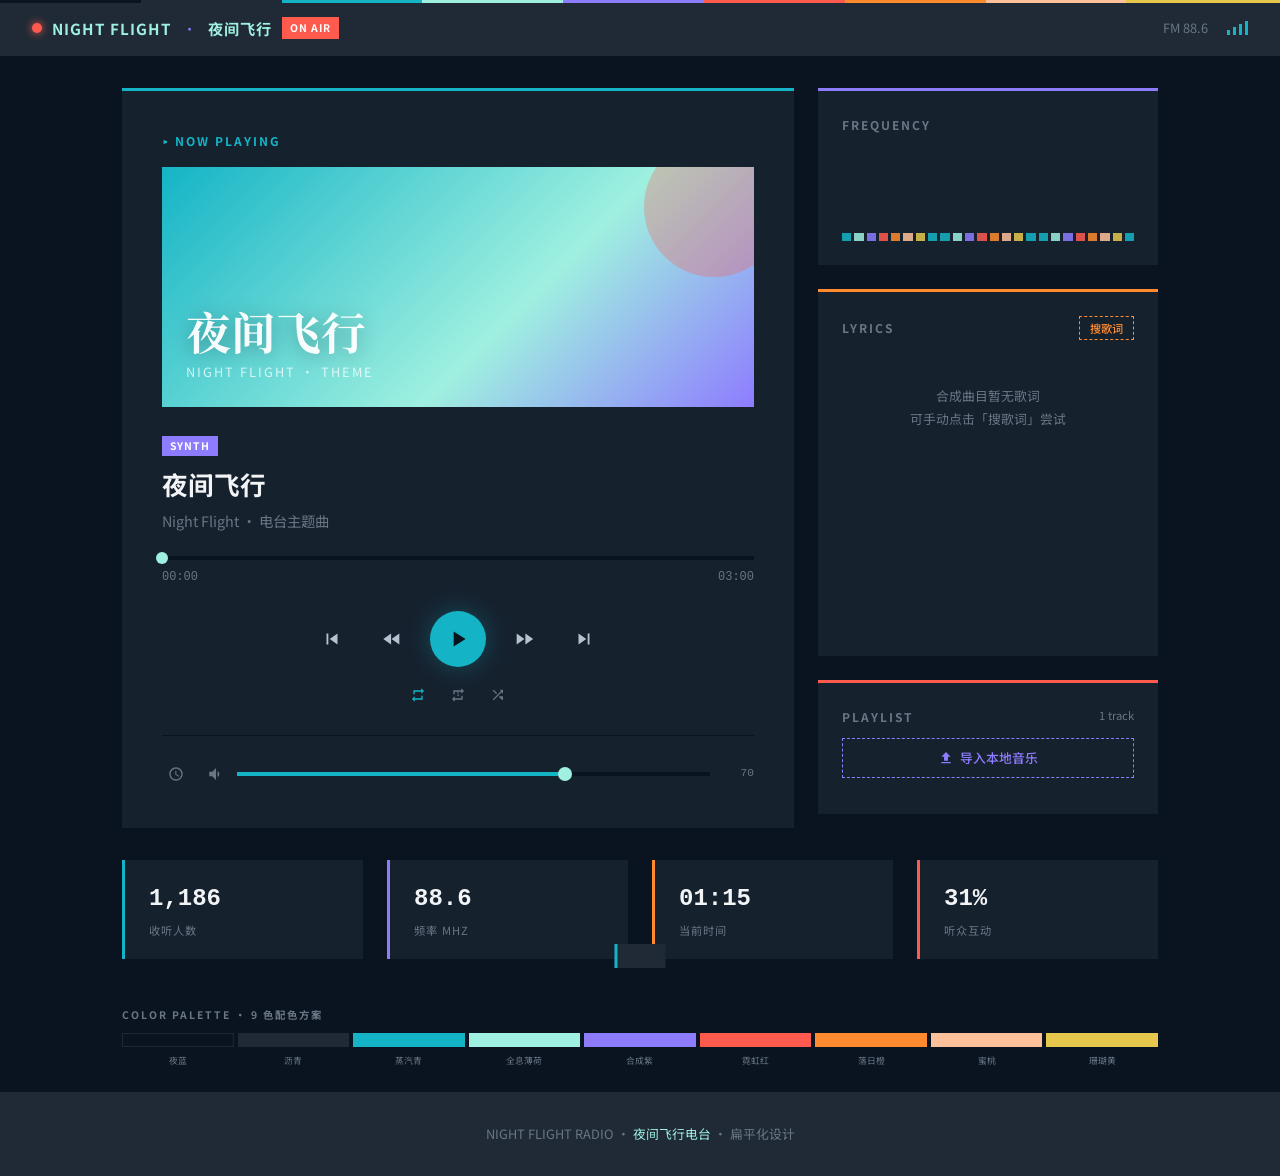
<file: night-flight.html>
<!DOCTYPE html>
<html lang="zh-CN">
<head>
    <meta charset="UTF-8">
    <meta name="viewport" content="width=device-width, initial-scale=1.0, user-scalable=no">
    <title>夜间飞行 · Night Radio</title>
    <link rel="preconnect" href="https://fonts.googleapis.com">
    <link rel="preconnect" href="https://fonts.gstatic.com" crossorigin>
    <link href="https://fonts.googleapis.com/css2?family=Noto+Sans+SC:wght@300;400;500;700&family=Noto+Serif+SC:wght@700&display=swap" rel="preload" as="style" onload="this.rel='stylesheet'">
    <noscript><link href="https://fonts.googleapis.com/css2?family=Noto+Sans+SC:wght@300;400;500;700&family=Noto+Serif+SC:wght@700&display=swap" rel="stylesheet"></noscript>
    <style>
        :root {
            --night-runway: #0A1320;
            --wet-asphalt: #1F2A36;
            --panel: #16212E;
            --panel-hover: #1C2935;
            --vaporwave-teal: #14B4C6;
            --hologram-mint: #9FF0E0;
            --synthwave-purple: #8E7CFF;
            --neon-kanji: #FF5A4E;
            --sunset-glare: #FF8B2E;
            --mist-peach: #FFC19A;
            --streetlamp: #E5C84B;
            --text-bright: #F2F4F6;
            --text-mid: #B6C2CF;
            --text-dim: #6A7684;
        }

        * { margin: 0; padding: 0; box-sizing: border-box; }

        body {
            font-family: 'Noto Sans SC', -apple-system, sans-serif;
            background: var(--night-runway);
            color: var(--text-bright);
            line-height: 1.6;
            min-height: 100vh;
            -webkit-tap-highlight-color: transparent;
        }

        .topbar {
            background: var(--wet-asphalt);
            padding: 1rem 2rem;
            display: flex;
            justify-content: space-between;
            align-items: center;
            position: relative;
            overflow: hidden;
        }

        .topbar::before {
            content: "";
            position: absolute;
            left: 0;
            top: 0;
            width: 100%;
            height: 3px;
            background: linear-gradient(90deg,
                var(--night-runway) 0%, var(--night-runway) 11%,
                var(--wet-asphalt) 11%, var(--wet-asphalt) 22%,
                var(--vaporwave-teal) 22%, var(--vaporwave-teal) 33%,
                var(--hologram-mint) 33%, var(--hologram-mint) 44%,
                var(--synthwave-purple) 44%, var(--synthwave-purple) 55%,
                var(--neon-kanji) 55%, var(--neon-kanji) 66%,
                var(--sunset-glare) 66%, var(--sunset-glare) 77%,
                var(--mist-peach) 77%, var(--mist-peach) 88%,
                var(--streetlamp) 88%, var(--streetlamp) 100%);
        }

        .brand {
            display: flex;
            align-items: center;
            gap: 10px;
            font-weight: 700;
            font-size: 0.95rem;
            letter-spacing: 1px;
            color: var(--hologram-mint);
        }

        .brand-dot {
            width: 10px;
            height: 10px;
            border-radius: 50%;
            background: var(--neon-kanji);
            box-shadow: 0 0 8px var(--neon-kanji);
            animation: pulse 1.5s ease-in-out infinite;
        }

        @keyframes pulse {
            0%, 100% { opacity: 1; }
            50% { opacity: 0.35; }
        }

        .brand-sep {
            color: var(--synthwave-purple);
            font-weight: 300;
        }

        .live-tag {
            background: var(--neon-kanji);
            color: #fff;
            font-size: 0.65rem;
            font-weight: 700;
            padding: 3px 8px;
            letter-spacing: 1px;
        }

        .topbar-right {
            display: flex;
            align-items: center;
            gap: 1.2rem;
            font-size: 0.8rem;
            color: var(--text-dim);
        }

        .signal-dots { display: flex; gap: 3px; align-items: flex-end; }
        .signal-dots span { width: 3px; background: var(--vaporwave-teal); }
        .signal-dots span:nth-child(1) { height: 5px; }
        .signal-dots span:nth-child(2) { height: 8px; }
        .signal-dots span:nth-child(3) { height: 11px; }
        .signal-dots span:nth-child(4) { height: 14px; }

        .layout {
            max-width: 1100px;
            margin: 2rem auto;
            padding: 0 2rem;
            display: grid;
            grid-template-columns: 1fr 340px;
            gap: 1.5rem;
        }

        .now-playing {
            background: var(--panel);
            padding: 2.5rem;
            border-top: 3px solid var(--vaporwave-teal);
            overflow: hidden;
        }

        .np-label {
            font-size: 0.75rem;
            font-weight: 700;
            letter-spacing: 2px;
            color: var(--vaporwave-teal);
            text-transform: uppercase;
            margin-bottom: 1rem;
        }

        .np-cover {
            width: 100%;
            height: 240px;
            background: linear-gradient(135deg, var(--synthwave-purple) 0%, var(--vaporwave-teal) 60%, var(--hologram-mint) 100%);
            display: flex;
            align-items: flex-end;
            padding: 1.5rem;
            margin-bottom: 1.5rem;
            position: relative;
            overflow: hidden;
            cursor: pointer;
            transition: opacity 0.2s;
        }

        .np-cover:hover { opacity: 0.9; }

        .np-cover::after {
            content: "";
            position: absolute;
            right: -30px;
            top: -30px;
            width: 140px;
            height: 140px;
            border-radius: 50%;
            background: rgba(255, 90, 78, 0.3);
        }

        .np-cover-text { position: relative; z-index: 1; }

        .np-cover-text .jp {
            font-family: 'Noto Serif SC', serif;
            font-size: 2.8rem;
            font-weight: 700;
            color: rgba(255,255,255,0.95);
            line-height: 1.2;
            text-shadow: 0 2px 20px rgba(0,0,0,0.3);
        }

        .np-cover-text .en {
            font-size: 0.8rem;
            color: rgba(255,255,255,0.75);
            letter-spacing: 2px;
            margin-top: 4px;
        }

        .np-cover-upload {
            position: absolute;
            inset: 0;
            display: flex;
            align-items: center;
            justify-content: center;
            flex-direction: column;
            gap: 8px;
            color: rgba(255,255,255,0.7);
            font-size: 0.85rem;
            opacity: 0;
            transition: opacity 0.2s;
            z-index: 2;
        }

        .np-cover:hover .np-cover-upload { opacity: 1; }

        .np-cover-upload svg { width: 32px; height: 32px; fill: rgba(255,255,255,0.7); }

        .np-title {
            font-size: 1.6rem;
            font-weight: 700;
            margin-bottom: 0.25rem;
            color: var(--text-bright);
            white-space: nowrap;
            overflow: hidden;
            text-overflow: ellipsis;
            max-width: 100%;
        }

        .np-artist {
            font-size: 0.9rem;
            color: var(--text-dim);
            margin-bottom: 1.5rem;
            white-space: nowrap;
            overflow: hidden;
            text-overflow: ellipsis;
            max-width: 100%;
        }

        .np-badge {
            display: inline-block;
            font-size: 0.65rem;
            font-weight: 700;
            padding: 2px 8px;
            letter-spacing: 1px;
            text-transform: uppercase;
            margin-bottom: 0.5rem;
            color: var(--night-runway);
        }

        .badge-synth { background: var(--synthwave-purple); color: #fff; }
        .badge-file { background: var(--streetlamp); }

        .np-progress { margin-bottom: 1.5rem; }

        .np-bar {
            height: 4px;
            background: var(--night-runway);
            position: relative;
            margin-bottom: 0.5rem;
            cursor: pointer;
            touch-action: none;
        }

        .np-bar-fill {
            height: 100%;
            width: 0%;
            background: var(--synthwave-purple);
            transition: width 0.15s linear;
        }

        .np-bar-dot {
            position: absolute;
            left: 0%;
            top: -4px;
            width: 12px;
            height: 12px;
            border-radius: 50%;
            background: var(--hologram-mint);
            transform: translateX(-50%);
            transition: left 0.15s linear;
        }

        .np-times {
            display: flex;
            justify-content: space-between;
            font-size: 0.75rem;
            color: var(--text-dim);
            font-family: 'Courier New', monospace;
        }

        .np-controls {
            display: flex;
            align-items: center;
            justify-content: center;
            gap: 1rem;
        }

        .ctrl {
            border: none;
            background: transparent;
            cursor: pointer;
            width: 44px;
            height: 44px;
            display: flex;
            align-items: center;
            justify-content: center;
            border-radius: 50%;
            transition: background 0.2s, color 0.2s;
            color: var(--text-mid);
        }

        .ctrl svg { width: 22px; height: 22px; fill: currentColor; }

        .ctrl:hover {
            background: var(--panel-hover);
            color: var(--vaporwave-teal);
        }

        .ctrl-play {
            width: 56px;
            height: 56px;
            border-radius: 50%;
            background: var(--vaporwave-teal);
            color: var(--night-runway);
            box-shadow: 0 0 24px rgba(20, 180, 198, 0.3);
        }

        .ctrl-play svg { width: 26px; height: 26px; }

        .ctrl-play:hover {
            background: var(--hologram-mint);
            color: var(--night-runway);
            box-shadow: 0 0 32px rgba(159, 240, 224, 0.4);
        }

        .np-modes {
            display: flex;
            align-items: center;
            justify-content: center;
            gap: 0.5rem;
            margin-top: 0.75rem;
        }

        .mode-btn {
            border: none;
            background: transparent;
            cursor: pointer;
            width: 32px;
            height: 32px;
            display: flex;
            align-items: center;
            justify-content: center;
            border-radius: 50%;
            color: var(--text-dim);
            transition: color 0.2s, background 0.2s;
        }

        .mode-btn svg { width: 16px; height: 16px; fill: currentColor; }

        .mode-btn:hover {
            color: var(--text-mid);
            background: var(--panel-hover);
        }

        .mode-btn.active {
            color: var(--vaporwave-teal);
        }

        .np-volume {
            display: flex;
            align-items: center;
            gap: 0.75rem;
            margin-top: 1.5rem;
            padding-top: 1.5rem;
            border-top: 1px solid var(--night-runway);
        }

        .np-sleep {
            display: flex;
            align-items: center;
            position: relative;
            gap: 0.3rem;
        }

        .sleep-btn {
            border: none;
            background: transparent;
            cursor: pointer;
            width: 28px;
            height: 28px;
            display: flex;
            align-items: center;
            justify-content: center;
            color: var(--text-dim);
            transition: color 0.2s;
        }

        .sleep-btn:hover { color: var(--text-mid); }
        .sleep-btn.active { color: var(--sunset-glare); }
        .sleep-btn svg { width: 16px; height: 16px; fill: currentColor; }

        .sleep-menu {
            display: none;
            position: absolute;
            top: -120px;
            left: 0;
            background: var(--panel);
            border: 1px solid var(--wet-asphalt);
            padding: 0.4rem 0;
            z-index: 20;
            min-width: 100px;
        }

        .sleep-menu.open { display: block; }

        .sleep-menu button {
            display: block;
            width: 100%;
            padding: 0.45rem 1rem;
            border: none;
            background: transparent;
            color: var(--text-mid);
            font-family: inherit;
            font-size: 0.8rem;
            cursor: pointer;
            text-align: left;
        }

        .sleep-menu button:hover {
            background: var(--night-runway);
            color: var(--hologram-mint);
        }

        .sleep-status {
            font-size: 0.7rem;
            color: var(--sunset-glare);
            font-family: 'Courier New', monospace;
        }

        .vol-icon { color: var(--text-dim); display: flex; align-items: center; cursor: pointer; }
        .vol-icon svg { width: 18px; height: 18px; fill: currentColor; }

        .vol-slider {
            flex: 1;
            -webkit-appearance: none;
            appearance: none;
            height: 4px;
            background: linear-gradient(to right, #14B4C6 70%, #0A1320 70%);
            outline: none;
            cursor: pointer;
        }

        .vol-slider::-webkit-slider-thumb {
            -webkit-appearance: none;
            appearance: none;
            width: 14px;
            height: 14px;
            border-radius: 50%;
            background: var(--hologram-mint);
            cursor: pointer;
            margin-top: -5px;
        }

        .vol-slider::-webkit-slider-runnable-track {
            height: 4px;
        }

        .vol-slider::-moz-range-thumb {
            width: 14px;
            height: 14px;
            border-radius: 50%;
            background: var(--hologram-mint);
            border: none;
            cursor: pointer;
        }

        .vol-slider::-moz-range-track {
            height: 4px;
            background: var(--night-runway);
        }

        .vol-slider::-moz-range-progress {
            background: var(--vaporwave-teal);
        }

        .vol-val {
            font-size: 0.7rem;
            color: var(--text-dim);
            font-family: 'Courier New', monospace;
            width: 32px;
            text-align: right;
        }

        .sidebar {
            display: flex;
            flex-direction: column;
            gap: 1.5rem;
        }

        .visualizer {
            background: var(--panel);
            padding: 1.5rem;
            border-top: 3px solid var(--synthwave-purple);
        }

        .vis-title {
            font-size: 0.75rem;
            font-weight: 700;
            letter-spacing: 2px;
            color: var(--text-dim);
            text-transform: uppercase;
            margin-bottom: 1rem;
        }

        .vis-bars {
            display: flex;
            align-items: flex-end;
            gap: 3px;
            height: 90px;
        }

        .vis-bars span {
            flex: 1;
            opacity: 0.85;
            height: 8%;
            transition: height 0.06s ease;
        }

        /* ============ 歌词面板 ============ */
        .lyrics-panel {
            background: var(--panel);
            padding: 1.5rem;
            border-top: 3px solid var(--sunset-glare);
            max-height: 380px;
            overflow: hidden;
            position: relative;
        }

        .lyrics-head {
            display: flex;
            justify-content: space-between;
            align-items: center;
            margin-bottom: 0.75rem;
        }

        .lyrics-title {
            font-size: 0.75rem;
            font-weight: 700;
            letter-spacing: 2px;
            color: var(--text-dim);
            text-transform: uppercase;
        }

        .lyrics-search-btn {
            background: transparent;
            border: 1px dashed var(--sunset-glare);
            color: var(--sunset-glare);
            font-family: inherit;
            font-size: 0.7rem;
            font-weight: 500;
            padding: 3px 10px;
            cursor: pointer;
            transition: background 0.2s, color 0.2s;
        }

        .lyrics-search-btn:hover {
            background: var(--sunset-glare);
            color: var(--night-runway);
        }

        .lyrics-body {
            height: 280px;
            overflow-y: auto;
            scroll-behavior: smooth;
            mask-image: linear-gradient(to bottom, transparent 0%, black 8%, black 90%, transparent 100%);
            -webkit-mask-image: linear-gradient(to bottom, transparent 0%, black 8%, black 90%, transparent 100%);
        }

        .lyrics-body::-webkit-scrollbar { width: 3px; }
        .lyrics-body::-webkit-scrollbar-track { background: transparent; }
        .lyrics-body::-webkit-scrollbar-thumb { background: var(--wet-asphalt); }

        .lyrics-line {
            font-size: 0.82rem;
            color: var(--text-dim);
            padding: 0.35rem 0;
            line-height: 1.6;
            transition: color 0.25s, font-size 0.25s;
            text-align: center;
        }

        .lyrics-line.active {
            color: var(--mist-peach);
            font-size: 0.95rem;
            font-weight: 500;
        }

        .lyrics-line.past {
            color: var(--text-dim);
            opacity: 0.45;
        }

        .lyrics-empty {
            color: var(--text-dim);
            font-size: 0.8rem;
            text-align: center;
            padding: 2rem 0;
            line-height: 1.8;
        }

        .lyrics-loading {
            color: var(--sunset-glare);
            font-size: 0.8rem;
            text-align: center;
            padding: 2rem 0;
        }

        .lyrics-plain {
            white-space: pre-line;
            text-align: center;
            font-size: 0.8rem;
            color: var(--text-mid);
            line-height: 1.7;
        }

        .playlist {
            background: var(--panel);
            padding: 1.5rem;
            border-top: 3px solid var(--neon-kanji);
        }

        .pl-head {
            display: flex;
            justify-content: space-between;
            align-items: center;
            margin-bottom: 0.75rem;
        }

        .pl-title {
            font-size: 0.75rem;
            font-weight: 700;
            letter-spacing: 2px;
            color: var(--text-dim);
            text-transform: uppercase;
        }

        .pl-count {
            font-size: 0.7rem;
            color: var(--text-dim);
        }

        .import-btn {
            display: flex;
            align-items: center;
            justify-content: center;
            gap: 6px;
            width: 100%;
            padding: 0.6rem;
            margin-bottom: 0.75rem;
            background: transparent;
            border: 1px dashed var(--synthwave-purple);
            color: var(--synthwave-purple);
            font-family: inherit;
            font-size: 0.8rem;
            font-weight: 500;
            cursor: pointer;
            transition: background 0.2s, color 0.2s;
        }

        .import-btn:hover {
            background: var(--synthwave-purple);
            color: #fff;
        }

        .import-btn svg { width: 16px; height: 16px; fill: currentColor; }

        .pl-list {
            max-height: 340px;
            overflow-y: auto;
        }

        .pl-list::-webkit-scrollbar { width: 4px; }
        .pl-list::-webkit-scrollbar-track { background: var(--night-runway); }
        .pl-list::-webkit-scrollbar-thumb { background: var(--wet-asphalt); }

        .pl-item {
            display: flex;
            align-items: center;
            gap: 0.75rem;
            padding: 0.7rem 0.5rem;
            cursor: pointer;
            transition: background 0.15s;
            border-left: 2px solid transparent;
        }

        .pl-item:hover { background: var(--night-runway); }

        .pl-num {
            font-size: 0.75rem;
            color: var(--text-dim);
            font-family: 'Courier New', monospace;
            width: 20px;
        }

        .pl-info { flex: 1; min-width: 0; }

        .pl-name {
            font-size: 0.85rem;
            font-weight: 500;
            color: var(--text-mid);
            white-space: nowrap;
            overflow: hidden;
            text-overflow: ellipsis;
        }

        .pl-artist {
            font-size: 0.7rem;
            color: var(--text-dim);
        }

        .pl-dur {
            font-size: 0.7rem;
            color: var(--text-dim);
            font-family: 'Courier New', monospace;
        }

        .pl-type {
            font-size: 0.55rem;
            padding: 1px 5px;
            font-weight: 700;
            letter-spacing: 0.5px;
        }

        .pl-type-synth { background: var(--synthwave-purple); color: #fff; }
        .pl-type-file { background: var(--streetlamp); color: var(--night-runway); }

        .pl-item.active {
            background: var(--night-runway);
            border-left-color: var(--synthwave-purple);
        }

        .pl-item.active .pl-name { color: var(--hologram-mint); }
        .pl-item.active .pl-num { color: var(--synthwave-purple); }

        .statusbar {
            max-width: 1100px;
            margin: 0 auto 3rem;
            padding: 0 2rem;
            display: grid;
            grid-template-columns: repeat(4, 1fr);
            gap: 1.5rem;
        }

        .stat {
            background: var(--panel);
            padding: 1.2rem 1.5rem;
            border-left: 3px solid var(--vaporwave-teal);
        }

        .stat:nth-child(2) { border-left-color: var(--synthwave-purple); }
        .stat:nth-child(3) { border-left-color: var(--sunset-glare); }
        .stat:nth-child(4) { border-left-color: var(--neon-kanji); }

        .stat-val {
            font-size: 1.5rem;
            font-weight: 700;
            font-family: 'Courier New', monospace;
            color: var(--text-bright);
        }

        .stat-label {
            font-size: 0.7rem;
            color: var(--text-dim);
            letter-spacing: 1px;
            text-transform: uppercase;
            margin-top: 0.25rem;
        }

        .palette-strip {
            max-width: 1100px;
            margin: 0 auto 1.5rem;
            padding: 0 2rem;
        }

        .palette-head {
            font-size: 0.65rem;
            font-weight: 700;
            letter-spacing: 2px;
            color: var(--text-dim);
            text-transform: uppercase;
            margin-bottom: 0.6rem;
        }

        .palette-bars {
            display: grid;
            grid-template-columns: repeat(9, 1fr);
            height: 14px;
            gap: 4px;
        }

        .palette-bars span { height: 100%; }
        .palette-bars span:nth-child(1) { background: var(--night-runway); border: 1px solid rgba(255,255,255,0.08); }
        .palette-bars span:nth-child(2) { background: var(--wet-asphalt); }
        .palette-bars span:nth-child(3) { background: var(--vaporwave-teal); }
        .palette-bars span:nth-child(4) { background: var(--hologram-mint); }
        .palette-bars span:nth-child(5) { background: var(--synthwave-purple); }
        .palette-bars span:nth-child(6) { background: var(--neon-kanji); }
        .palette-bars span:nth-child(7) { background: var(--sunset-glare); }
        .palette-bars span:nth-child(8) { background: var(--mist-peach); }
        .palette-bars span:nth-child(9) { background: var(--streetlamp); }

        .palette-names {
            display: grid;
            grid-template-columns: repeat(9, 1fr);
            gap: 4px;
            margin-top: 0.4rem;
        }

        .palette-names span {
            font-size: 0.55rem;
            color: var(--text-dim);
            text-align: center;
            white-space: nowrap;
            overflow: hidden;
            text-overflow: ellipsis;
        }

        .footer {
            text-align: center;
            padding: 2rem;
            background: var(--wet-asphalt);
            color: var(--text-dim);
            font-size: 0.8rem;
        }

        .footer span { color: var(--hologram-mint); }

        .toast {
            position: fixed;
            bottom: 2rem;
            left: 50%;
            transform: translateX(-50%) translateY(100px);
            background: var(--wet-asphalt);
            color: var(--hologram-mint);
            padding: 0.75rem 1.5rem;
            font-size: 0.85rem;
            border-left: 3px solid var(--vaporwave-teal);
            transition: transform 0.3s ease;
            z-index: 100;
        }

        .toast.show { transform: translateX(-50%) translateY(0); }

        /* ============ 平板适配 ============ */
        @media (max-width: 860px) {
            .topbar { padding: 0.8rem 1rem; }
            .palette-strip { padding: 0 1rem; }
            .layout {
                grid-template-columns: 1fr;
                padding: 0 1rem;
                margin: 1rem auto;
            }
            .now-playing { padding: 1.5rem; }
            .np-cover { height: 200px; }
            .np-cover-text .jp { font-size: 2.2rem; }
            .np-controls { gap: 0.75rem; }
            .statusbar { grid-template-columns: repeat(2, 1fr); gap: 1rem; padding: 0 1rem; }
            .stat { padding: 1rem; }
            .stat-val { font-size: 1.2rem; }
            .vol-slider::-webkit-slider-thumb { width: 18px; height: 18px; margin-top: -7px; }
            .vol-slider::-moz-range-thumb { width: 18px; height: 18px; }
        }

        /* ============ 手机适配 ============ */
        @media (max-width: 480px) {
            .topbar { padding: 0.6rem 0.75rem; }
            .brand { font-size: 0.75rem; gap: 6px; }
            .live-tag { font-size: 0.55rem; padding: 2px 6px; }
            .topbar-right { gap: 0.5rem; font-size: 0.7rem; }
            .signal-dots { display: none; }
            .palette-strip { padding: 0 0.75rem; margin-bottom: 1rem; }
            .palette-bars { height: 10px; gap: 2px; }
            .palette-names span { font-size: 0.45rem; }
            .layout { margin: 0.5rem auto; padding: 0 0.75rem; }
            .now-playing { padding: 1rem; }
            .np-label { font-size: 0.65rem; margin-bottom: 0.75rem; }
            .np-cover { height: 130px; padding: 1rem; margin-bottom: 1rem; }
            .np-cover-text .jp { font-size: 1.5rem; }
            .np-cover-text .en { font-size: 0.65rem; letter-spacing: 1px; }
            .np-title { font-size: 1.1rem; }
            .np-artist { font-size: 0.8rem; margin-bottom: 1rem; }
            .np-bar { height: 6px; }
            .np-bar-dot { width: 16px; height: 16px; top: -5px; }
            .np-controls { gap: 0.4rem; }
            .ctrl { width: 42px; height: 42px; }
            .ctrl svg { width: 20px; height: 20px; }
            .ctrl-play { width: 50px; height: 50px; }
            .ctrl-play svg { width: 24px; height: 24px; }
            .np-volume { gap: 0.6rem; margin-top: 1rem; padding-top: 1rem; }
            .vol-slider { height: 6px; }
            .vol-slider::-webkit-slider-thumb { width: 20px; height: 20px; margin-top: -7px; }
            .vol-slider::-moz-range-thumb { width: 20px; height: 20px; }
            .vol-slider::-webkit-slider-runnable-track { height: 6px; }
            .vol-slider::-moz-range-track { height: 6px; }
            .visualizer { padding: 1rem; }
            .vis-title { font-size: 0.65rem; }
            .vis-bars { height: 60px; }
            .lyrics-panel { padding: 1rem; max-height: 300px; }
            .lyrics-title { font-size: 0.65rem; }
            .lyrics-body { height: 200px; }
            .lyrics-line { font-size: 0.75rem; padding: 0.25rem 0; }
            .lyrics-line.active { font-size: 0.85rem; }
            .playlist { padding: 1rem; }
            .pl-list { max-height: 180px; }
            .statusbar { grid-template-columns: repeat(2, 1fr); gap: 0.6rem; padding: 0 0.75rem; margin-bottom: 1.5rem; }
            .stat { padding: 0.75rem 1rem; }
            .stat-val { font-size: 1rem; }
            .stat-label { font-size: 0.6rem; }
            .footer { padding: 1rem; font-size: 0.7rem; }
            .toast { bottom: 1rem; font-size: 0.8rem; padding: 0.6rem 1rem; }
        }
    </style>
</head>
<body>

    <header class="topbar">
        <div class="brand">
            <span class="brand-dot"></span>
            <span>NIGHT FLIGHT</span>
            <span class="brand-sep">·</span>
            <span>夜间飞行</span>
            <span class="live-tag">ON AIR</span>
        </div>
        <div class="topbar-right">
            <span>FM 88.6</span>
            <div class="signal-dots">
                <span></span><span></span><span></span><span></span>
            </div>
        </div>
    </header>

    <div class="layout">
        <main class="now-playing">
            <div class="np-label">▸ NOW PLAYING</div>
            <div class="np-cover" id="npCover">
                <div class="np-cover-text">
                    <div class="jp" id="coverJp">夜间飞行</div>
                    <div class="en" id="coverEn">NIGHT FLIGHT · THEME</div>
                </div>
                <div class="np-cover-upload">
                    <svg viewBox="0 0 24 24"><path d="M12 2C6.48 2 2 6.48 2 12s4.48 10 10 10 10-4.48 10-10S17.52 2 12 2zm5 11h-4v4h-2v-4H7v-2h4V7h2v4h4v2z"/></svg>
                    <span>点击导入音乐</span>
                </div>
            </div>
            <span class="np-badge badge-synth" id="npBadge">SYNTH</span>
            <h1 class="np-title" id="npTitle">夜间飞行</h1>
            <p class="np-artist" id="npArtist">Night Flight · 电台主题曲</p>

            <div class="np-progress">
                <div class="np-bar" id="progressBar">
                    <div class="np-bar-fill" id="progressFill"></div>
                    <div class="np-bar-dot" id="progressDot"></div>
                </div>
                <div class="np-times">
                    <span id="curTime">00:00</span>
                    <span id="totTime">03:00</span>
                </div>
            </div>

            <div class="np-controls">
                <button class="ctrl" id="btnPrev" title="上一首">
                    <svg viewBox="0 0 24 24"><path d="M6 6h2v12H6V6zm3.5 6l8.5 6V6l-8.5 6z"/></svg>
                </button>
                <button class="ctrl" id="btnBack" title="后退10秒">
                    <svg viewBox="0 0 24 24"><path d="M11 18V6l-8.5 6 8.5 6zm.5-6l8.5 6V6l-8.5 6z"/></svg>
                </button>
                <button class="ctrl ctrl-play" id="btnPlay" title="播放/暂停">
                    <svg id="iconPlay" viewBox="0 0 24 24"><path d="M8 5v14l11-7L8 5z"/></svg>
                    <svg id="iconPause" viewBox="0 0 24 24" style="display:none"><path d="M6 5h4v14H6V5zm8 0h4v14h-4V5z"/></svg>
                </button>
                <button class="ctrl" id="btnFwd" title="前进10秒">
                    <svg viewBox="0 0 24 24"><path d="M4 18l8.5-6L4 6v12zm9.5-12v12l8.5-6-8.5-6z"/></svg>
                </button>
                <button class="ctrl" id="btnNext" title="下一首">
                    <svg viewBox="0 0 24 24"><path d="M16 6v12h2V6h-2zM6 18l8.5-6L6 6v12z"/></svg>
                </button>
            </div>

            <div class="np-modes">
                <button class="mode-btn active" id="modeSeq" data-mode="sequential" title="顺序播放">
                    <svg viewBox="0 0 24 24"><path d="M7 7h10v3l4-4-4-4v3H5v6h2V7zm10 10H7v-3l-4 4 4 4v-3h12v-6h-2v4z"/></svg>
                </button>
                <button class="mode-btn" id="modeLoop" data-mode="loop-one" title="单曲循环">
                    <svg viewBox="0 0 24 24"><path d="M7 7h10v3l4-4-4-4v3H5v6h2V7zm10 10H7v-3l-4 4 4 4v-3h12v-6h-2v4z"/><text x="12" y="14" text-anchor="middle" font-size="7" font-weight="bold" fill="currentColor">1</text></svg>
                </button>
                <button class="mode-btn" id="modeShuffle" data-mode="shuffle" title="随机播放">
                    <svg viewBox="0 0 24 24"><path d="M10.59 9.17L5.41 4 4 5.41l5.17 5.17 1.42-1.41zM14.5 4l2.04 2.04L4 18.59 5.41 20 17.54 7.87 19.5 10V4h-5zm.33 9.41l-1.41 1.41 3.54 3.54L19.5 20V14h-5z"/></svg>
                </button>
            </div>

            <div class="np-volume">
                <div class="np-sleep">
                    <button class="sleep-btn" id="sleepBtn" title="睡眠定时器">
                        <svg viewBox="0 0 24 24"><path d="M12 2C6.48 2 2 6.48 2 12s4.48 10 10 10 10-4.48 10-10S17.52 2 12 2zm0 18c-4.41 0-8-3.59-8-8s3.59-8 8-8 8 3.59 8 8-3.59 8-8 8zm.5-13H11v6l5.2 3.2.8-1.3-4.5-2.7V7z"/></svg>
                    </button>
                    <div class="sleep-menu" id="sleepMenu">
                        <button data-min="15">15 分钟</button>
                        <button data-min="30">30 分钟</button>
                        <button data-min="60">1 小时</button>
                        <button data-min="0">关闭</button>
                    </div>
                    <span class="sleep-status" id="sleepStatus"></span>
                </div>
                <span class="vol-icon" id="volIcon">
                    <svg viewBox="0 0 24 24"><path d="M3 9v6h4l5 5V4L7 9H3zm13.5 3A4.5 4.5 0 0014 7.97v8.05c1.48-.73 2.5-2.25 2.5-4.02z"/></svg>
                </span>
                <input type="range" id="volRange" min="0" max="100" value="70" class="vol-slider">
                <span class="vol-val" id="volVal">70</span>
            </div>
        </main>

        <aside class="sidebar">
            <div class="visualizer">
                <div class="vis-title">FREQUENCY</div>
                <div class="vis-bars" id="visBars"></div>
            </div>

            <div class="lyrics-panel">
                <div class="lyrics-head">
                    <span class="lyrics-title">LYRICS</span>
                    <button class="lyrics-search-btn" id="lyricsSearchBtn">搜歌词</button>
                </div>
                <div class="lyrics-body" id="lyricsBody">
                    <div class="lyrics-empty" id="lyricsContent">点击「搜歌词」或播放本地文件<br>自动从 LRCLIB 搜索歌词</div>
                </div>
            </div>

            <div class="playlist">
                <div class="pl-head">
                    <span class="pl-title">PLAYLIST</span>
                    <span class="pl-count" id="plCount">1 track</span>
                </div>
                <button class="import-btn" id="importBtn">
                    <svg viewBox="0 0 24 24"><path d="M9 16h6v-6h4l-7-7-7 7h4v6zm-4 2h14v2H5v-2z"/></svg>
                    导入本地音乐
                </button>
                <input type="file" id="fileInput" accept="audio/*" multiple style="display:none">
                <div class="pl-list" id="plList"></div>
            </div>
        </aside>
    </div>

    <div class="statusbar">
        <div class="stat">
            <div class="stat-val" id="statListeners">1,284</div>
            <div class="stat-label">收听人数</div>
        </div>
        <div class="stat">
            <div class="stat-val" id="statFreq">88.6</div>
            <div class="stat-label">频率 MHz</div>
        </div>
        <div class="stat">
            <div class="stat-val" id="statTime">23:34</div>
            <div class="stat-label">当前时间</div>
        </div>
        <div class="stat">
            <div class="stat-val" id="statInteract">42%</div>
            <div class="stat-label">听众互动</div>
        </div>
    </div>

    <div class="palette-strip">
        <div class="palette-head">Color Palette · 9 色配色方案</div>
        <div class="palette-bars">
            <span></span><span></span><span></span><span></span><span></span>
            <span></span><span></span><span></span><span></span>
        </div>
        <div class="palette-names">
            <span>夜蓝</span><span>沥青</span><span>蒸汽青</span><span>全息薄荷</span><span>合成紫</span>
            <span>霓虹红</span><span>落日橙</span><span>蜜桃</span><span>珊瑚黄</span>
        </div>
    </div>

    <footer class="footer">
        <p>NIGHT FLIGHT RADIO · <span>夜间飞行电台</span> · 扁平化设计</p>
    </footer>

    <div class="toast" id="toast"></div>

    <script>
        // ============ 音符频率 ============
        const N = {
            C2:65.41, D2:73.42, E2:82.41, F2:87.31, Fs2:92.50, G2:98.00, A2:110.00, B2:123.47,
            C3:130.81, D3:146.83, E3:164.81, F3:174.61, Fs3:185.00, G3:196.00, A3:220.00, B3:246.94,
            C4:261.63, D4:293.66, E4:329.63, F4:349.23, Fs4:369.99, G4:392.00, A4:440.00, B4:493.88,
            C5:523.25, D5:587.33, E5:659.25, F5:698.46, Fs5:739.99, G5:783.99, A5:880.00
        };

        // ============ 歌曲数据 ============
        const tracks = [
            {
                type: 'synth',
                title: "夜间飞行", artist: "Night Flight · 电台主题曲",
                jp: "夜间飞行", en: "NIGHT FLIGHT · THEME", dur: 180,
                grad: ["#14B4C6","#9FF0E0","#8E7CFF"],
                bpm: 80, wave: 'triangle',
                melody: [N.E4, N.G4, N.B4, N.D5, N.C4, N.E4, N.G4, N.C5],
                bass: [N.E2, N.E2, N.C3, N.C3, N.A2, N.A2, N.B2, N.B2]
            }
        ];

        // ============ Web Audio 引擎 ============
        let audioCtx = null;
        let masterGain = null;
        let analyser = null;
        let activeNodes = new Set();
        let schedTimer = null;
        let nextNoteTime = 0;
        let melodyIdx = 0;
        let bassIdx = 0;

        // 文件播放用
        let audioEl = null;
        let mediaSource = null;

        function initAudio() {
            if (audioCtx) return;
            audioCtx = new (window.AudioContext || window.webkitAudioContext)();
            masterGain = audioCtx.createGain();
            masterGain.gain.value = volume / 100 * 0.35;
            analyser = audioCtx.createAnalyser();
            analyser.fftSize = 64;
            masterGain.connect(analyser);
            analyser.connect(audioCtx.destination);
        }

        // 延迟创建 audio 元素（仅文件播放时使用）
        function ensureAudioEl() {
            if (audioEl) return;
            audioEl = new Audio();
            audioEl.crossOrigin = 'anonymous';
            mediaSource = audioCtx.createMediaElementSource(audioEl);
            mediaSource.connect(masterGain);
            audioEl.addEventListener('ended', () => {
                nextTrack(true);
            });
            audioEl.addEventListener('loadedmetadata', () => {
                const t = tracks[currentIdx];
                if (t.type === 'file') {
                    t.dur = audioEl.duration;
                    elTotTime.textContent = fmt(t.dur);
                    renderPlaylist();
                }
            });
            audioEl.addEventListener('timeupdate', () => {
                if (tracks[currentIdx] && tracks[currentIdx].type === 'file' && !audioEl.seeking) {
                    currentTime = audioEl.currentTime;
                    updateProgress();
                    syncLyrics();
                }
            });
        }

        // 合成音符
        function playNote(freq, startTime, dur, type, vol) {
            const osc = audioCtx.createOscillator();
            const gain = audioCtx.createGain();
            const filter = audioCtx.createBiquadFilter();
            osc.type = type;
            osc.frequency.value = freq;
            filter.type = 'lowpass';
            filter.frequency.value = 2200;
            filter.Q.value = 3;
            osc.connect(filter);
            filter.connect(gain);
            gain.connect(masterGain);
            gain.gain.setValueAtTime(0, startTime);
            gain.gain.linearRampToValueAtTime(vol, startTime + 0.015);
            gain.gain.exponentialRampToValueAtTime(vol * 0.6, startTime + 0.08);
            gain.gain.exponentialRampToValueAtTime(0.0001, startTime + dur);
            osc.start(startTime);
            osc.stop(startTime + dur + 0.05);
            activeNodes.add(osc);
            osc.onended = () => {
                activeNodes.delete(osc);
            };
        }

        function scheduler() {
            const t = tracks[currentIdx];
            const beatDur = 60 / t.bpm;
            const ahead = 1.0;
            while (nextNoteTime < audioCtx.currentTime + ahead) {
                const mNote = t.melody[melodyIdx % t.melody.length];
                playNote(mNote, nextNoteTime, beatDur * 0.9, t.wave, t.mVol || 0.18);
                if (melodyIdx % 2 === 0) {
                    const bNote = t.bass[bassIdx % t.bass.length];
                    playNote(bNote, nextNoteTime, beatDur * 1.8, 'sine', t.bVol || 0.35);
                    bassIdx++;
                }
                if (melodyIdx % 4 === 0) {
                    playNote(mNote * 2, nextNoteTime + beatDur * 0.5, beatDur * 0.4, 'sine', 0.06);
                }
                nextNoteTime += beatDur;
                melodyIdx++;
            }
        }

        function startSynth() {
            initAudio();
            if (audioCtx.state === 'suspended') audioCtx.resume();
            nextNoteTime = audioCtx.currentTime + 0.05;
            schedTimer = setInterval(scheduler, 50);
        }

        function stopSynth() {
            if (schedTimer) { clearInterval(schedTimer); schedTimer = null; }
            activeNodes.forEach(n => { try { n.stop(); } catch(e){} });
            activeNodes.clear();
        }

        document.addEventListener('visibilitychange', () => {
            if (!document.hidden && isPlaying && tracks[currentIdx] && tracks[currentIdx].type === 'synth') {
                scheduler();
            }
        });

        function startFile() {
            initAudio();
            ensureAudioEl();
            if (audioCtx.state === 'suspended') audioCtx.resume();
            const t = tracks[currentIdx];
            if (audioEl.src !== t.url) {
                audioEl.src = t.url;
            }
            audioEl.currentTime = currentTime;
            audioEl.play().catch(e => showToast('播放失败: ' + e.message));
        }

        function stopFile() {
            if (audioEl) { audioEl.pause(); }
        }

        // ============ 播放器状态 ============
        let currentIdx = 0;
        let isPlaying = false;
        let currentTime = 0;
        let volume = parseInt(localStorage.getItem('nf_volume')) || 70;
        let prevVolume = parseInt(localStorage.getItem('nf_prevVolume')) || 70;
        let playMode = localStorage.getItem('nf_playMode') || 'sequential';
        let timer = null;
        let playStartCtxTime = 0;
        let playStartOffset = 0;

        // DOM
        const elTitle = document.getElementById('npTitle');
        const elArtist = document.getElementById('npArtist');
        const elCoverJp = document.getElementById('coverJp');
        const elCoverEn = document.getElementById('coverEn');
        const elCover = document.getElementById('npCover');
        const elBadge = document.getElementById('npBadge');
        const elPlayBtn = document.getElementById('btnPlay');
        const elIconPlay = document.getElementById('iconPlay');
        const elIconPause = document.getElementById('iconPause');
        const elPrev = document.getElementById('btnPrev');
        const elNext = document.getElementById('btnNext');
        const elBack = document.getElementById('btnBack');
        const elFwd = document.getElementById('btnFwd');
        const elProgBar = document.getElementById('progressBar');
        const elProgFill = document.getElementById('progressFill');
        const elProgDot = document.getElementById('progressDot');
        const elCurTime = document.getElementById('curTime');
        const elTotTime = document.getElementById('totTime');
        const elVolRange = document.getElementById('volRange');
        const elVolVal = document.getElementById('volVal');
        const elVolIcon = document.getElementById('volIcon');
        const elPlList = document.getElementById('plList');
        const elPlCount = document.getElementById('plCount');
        const elVisBars = document.getElementById('visBars');
        const elLyricsBody = document.getElementById('lyricsBody');
        const elLyricsContent = document.getElementById('lyricsContent');
        const elLyricsSearchBtn = document.getElementById('lyricsSearchBtn');
        const elToast = document.getElementById('toast');
        const elStatTime = document.getElementById('statTime');
        const elStatFreq = document.getElementById('statFreq');
        const elStatListeners = document.getElementById('statListeners');
        const elStatInteract = document.getElementById('statInteract');
        const elImportBtn = document.getElementById('importBtn');
        const elFileInput = document.getElementById('fileInput');

        function fmt(sec) {
            if (isNaN(sec) || sec === Infinity) return '--:--';
            const m = Math.floor(sec / 60);
            const s = Math.floor(sec % 60);
            return String(m).padStart(2,'0') + ':' + String(s).padStart(2,'0');
        }

        function showToast(msg) {
            elToast.textContent = msg;
            elToast.classList.add('show');
            clearTimeout(elToast._t);
            elToast._t = setTimeout(() => elToast.classList.remove('show'), 2000);
        }

        function updateVolSlider() {
            elVolRange.style.background = 'linear-gradient(to right, #14B4C6 ' + volume + '%, #0A1320 ' + volume + '%)';
        }

        function renderPlaylist() {
            elPlList.innerHTML = '';
            elPlCount.textContent = tracks.length + ' track' + (tracks.length > 1 ? 's' : '');
            tracks.forEach((t, i) => {
                const div = document.createElement('div');
                div.className = 'pl-item' + (i === currentIdx ? ' active' : '');
                const artistShort = t.type === 'file' ? '本地导入' : (t.artist.split('·')[0].trim());
                const typeBadge = t.type === 'file'
                    ? '<span class="pl-type pl-type-file">FILE</span>'
                    : '<span class="pl-type pl-type-synth">SYNTH</span>';
                div.innerHTML = `
                    <span class="pl-num">${String(i+1).padStart(2,'0')}</span>
                    <div class="pl-info">
                        <div class="pl-name">${t.title}</div>
                        <div class="pl-artist">${artistShort}</div>
                    </div>
                    ${typeBadge}
                    <span class="pl-dur">${fmt(t.dur)}</span>
                `;
                div.addEventListener('click', () => selectTrack(i));
                elPlList.appendChild(div);
            });
        }

        function updatePlaylistActive() {
            elPlList.querySelectorAll('.pl-item').forEach((el, i) => {
                el.classList.toggle('active', i === currentIdx);
            });
        }

        function loadTrack(idx) {
            const t = tracks[idx];
            elTitle.textContent = t.title;
            elArtist.textContent = t.artist;
            elCoverJp.textContent = t.jp || t.title;
            elCoverEn.textContent = t.en || 'LOCAL FILE';
            elCover.style.background = `linear-gradient(135deg, ${t.grad[0]} 0%, ${t.grad[1]} 60%, ${t.grad[2]} 100%)`;

            if (t.type === 'file') {
                elBadge.textContent = 'FILE';
                elBadge.className = 'np-badge badge-file';
            } else {
                elBadge.textContent = 'SYNTH';
                elBadge.className = 'np-badge badge-synth';
            }

            elTotTime.textContent = fmt(t.dur);
            currentTime = 0;
            melodyIdx = 0;
            bassIdx = 0;
            lrcCurrentIdx = -1;
            updateProgress();
            updatePlaylistActive();
            autoSearchLyrics();
        }

        function selectTrack(idx) {
            const wasPlaying = isPlaying;
            stopAll();
            currentIdx = idx;
            loadTrack(idx);
            resetSession();
            if (wasPlaying) {
                playCurrent();
            }
            showToast('▶ ' + tracks[idx].title);
        }

        function stopAll() {
            stopSynth();
            stopFile();
            stopTimer();
            pauseSession();
        }

        function playCurrent() {
            const t = tracks[currentIdx];
            if (t.type === 'synth') {
                startSynth();
                startTimer();
            } else {
                startFile();
            }
            startSession();
            updateStats();
        }

        function updateProgress() {
            const t = tracks[currentIdx];
            const pct = (currentTime / t.dur) * 100;
            elProgFill.style.width = pct + '%';
            elProgDot.style.left = pct + '%';
            elCurTime.textContent = fmt(currentTime);
        }

        function togglePlay() {
            isPlaying = !isPlaying;
            if (isPlaying) {
                elIconPlay.style.display = 'none';
                elIconPause.style.display = 'block';
                playCurrent();
            } else {
                elIconPlay.style.display = 'block';
                elIconPause.style.display = 'none';
                stopAll();
            }
        }

        function startTimer() {
            stopTimer();
            playStartCtxTime = audioCtx.currentTime;
            playStartOffset = currentTime;
            timer = setInterval(() => {
                currentTime = playStartOffset + (audioCtx.currentTime - playStartCtxTime);
                if (currentTime >= tracks[currentIdx].dur) {
                    nextTrack(true);
                    return;
                }
                updateProgress();
                syncLyrics();
            }, 250);
        }

        function stopTimer() {
            if (timer) { clearInterval(timer); timer = null; }
        }

        function getNextIdx() {
            if (playMode === 'loop-one') {
                return currentIdx;
            } else if (playMode === 'shuffle') {
                if (tracks.length <= 1) return 0;
                let next;
                do { next = Math.floor(Math.random() * tracks.length); } while (next === currentIdx);
                return next;
            } else {
                return (currentIdx + 1) % tracks.length;
            }
        }

        function nextTrack(auto) {
            const wasPlaying = isPlaying;
            stopAll();
            currentIdx = getNextIdx();
            loadTrack(currentIdx);
            resetSession();
            if (wasPlaying) {
                playCurrent();
            }
            if (!auto) showToast('▶ ' + tracks[currentIdx].title);
        }

        function prevTrack() {
            const wasPlaying = isPlaying;
            stopAll();
            currentIdx = (currentIdx - 1 + tracks.length) % tracks.length;
            loadTrack(currentIdx);
            resetSession();
            if (wasPlaying) {
                playCurrent();
            }
            showToast('▶ ' + tracks[currentIdx].title);
        }

        // ============ 歌词引擎 (LRCLIB) ============
        let lrcLines = [];       // [{time: seconds, text: string}]
        let lrcPlain = null;     // 纯文本歌词（无时间戳）
        let lrcCurrentIdx = -1;  // 当前高亮行索引

        // 解析 LRC 格式歌词
        function parseLrc(lrcStr) {
            const lines = [];
            const regex = /\[(\d{2}):(\d{2})\.(\d{2,3})\]\s*(.*)/g;
            let match;
            while ((match = regex.exec(lrcStr)) !== null) {
                const min = parseInt(match[1]);
                const sec = parseInt(match[2]);
                const ms = parseInt(match[3]) * (match[3].length === 2 ? 10 : 1);
                const time = min * 60 + sec + ms / 1000;
                const text = match[4].trim();
                if (text) lines.push({ time, text });
            }
            lines.sort((a, b) => a.time - b.time);
            return lines;
        }

        // 渲染歌词到面板
        function renderLyrics() {
            if (lrcLines.length > 0) {
                // 同步歌词：逐行渲染
                elLyricsContent.className = '';
                let html = '';
                for (let i = 0; i < lrcLines.length; i++) {
                    html += `<div class="lyrics-line" data-idx="${i}">${lrcLines[i].text}</div>`;
                }
                html += '<div class="lyrics-line" style="height:40px"></div>'; // 底部留白
                elLyricsContent.innerHTML = html;
            } else if (lrcPlain) {
                // 纯文本歌词
                elLyricsContent.className = 'lyrics-plain';
                elLyricsContent.textContent = lrcPlain;
            } else {
                elLyricsContent.className = 'lyrics-empty';
                elLyricsContent.innerHTML = '点击「搜歌词」或播放本地文件<br>自动从 LRCLIB 搜索歌词';
            }
        }

        // 同步歌词滚动（每秒调用）
        function syncLyrics() {
            if (lrcLines.length === 0) return;
            const lines = elLyricsContent.querySelectorAll('.lyrics-line[data-idx]');
            let newIdx = -1;
            for (let i = 0; i < lrcLines.length; i++) {
                if (currentTime >= lrcLines[i].time) {
                    newIdx = i;
                } else {
                    break;
                }
            }

            if (newIdx !== lrcCurrentIdx) {
                lrcCurrentIdx = newIdx;
                // 更新高亮
                lines.forEach((el, i) => {
                    el.classList.remove('active', 'past');
                    if (i === newIdx) el.classList.add('active');
                    else if (i < newIdx) el.classList.add('past');
                });
                // 滚动到当前行
                if (newIdx >= 0 && lines[newIdx]) {
                    const container = elLyricsBody;
                    const lineEl = lines[newIdx];
                    const offset = lineEl.offsetTop - container.offsetHeight / 2 + lineEl.offsetHeight / 2;
                    container.scrollTop = Math.max(0, offset);
                }
            }
        }

        // 从 LRCLIB 搜索歌词
        async function searchLyrics(query) {
            elLyricsContent.className = 'lyrics-loading';
            elLyricsContent.textContent = '搜索歌词中…';

            try {
                const resp = await fetch(`https://lrclib.net/api/search?q=${encodeURIComponent(query)}`);
                const data = await resp.json();

                if (!data || data.length === 0) {
                    lrcLines = [];
                    lrcPlain = null;
                    elLyricsContent.className = 'lyrics-empty';
                    elLyricsContent.innerHTML = `未找到歌词<br><small style="color:var(--text-dim)">试试手动搜索其他关键词</small>`;
                    return;
                }

                // 按标题匹配度排序，取第一个有歌词的
                const best = data.find(s => s.syncedLyrics) || data.find(s => s.plainLyrics) || data[0];

                if (best.syncedLyrics) {
                    lrcLines = parseLrc(best.syncedLyrics);
                    lrcPlain = null;
                    showToast('找到同步歌词 ✓');
                } else if (best.plainLyrics) {
                    lrcLines = [];
                    lrcPlain = best.plainLyrics;
                    showToast('找到纯文本歌词 ✓');
                } else {
                    lrcLines = [];
                    lrcPlain = null;
                    elLyricsContent.className = 'lyrics-empty';
                    elLyricsContent.textContent = '该歌曲暂无歌词';
                    return;
                }

                lrcCurrentIdx = -1;
                renderLyrics();
            } catch (e) {
                lrcLines = [];
                lrcPlain = null;
                elLyricsContent.className = 'lyrics-empty';
                elLyricsContent.innerHTML = `搜索失败<br><small style="color:var(--text-dim)">${e.message}</small>`;
            }
        }

        // 从歌曲名自动构建搜索关键词
        function buildLyricsQuery(t) {
            if (t.type === 'file') {
                // 本地文件：title 通常是文件名去掉后缀
                // 尝试提取「歌手 - 歌名」格式
                const parts = t.title.split(' - ');
                if (parts.length >= 2) {
                    return parts[0].trim() + ' ' + parts[1].trim();
                }
                return t.title;
            } else {
                // 合成曲目：artist 里提取歌手
                const artist = t.artist.split('·')[0].trim();
                return artist + ' ' + t.title;
            }
        }

        // 搜索按钮
        elLyricsSearchBtn.addEventListener('click', () => {
            const t = tracks[currentIdx];
            searchLyrics(buildLyricsQuery(t));
        });

        // 切歌时自动搜歌词（文件类型）
        function autoSearchLyrics() {
            const t = tracks[currentIdx];
            if (t.type === 'file') {
                searchLyrics(buildLyricsQuery(t));
            } else {
                // 合成曲目不自动搜（大概率搜不到）
                lrcLines = [];
                lrcPlain = null;
                elLyricsContent.className = 'lyrics-empty';
                elLyricsContent.innerHTML = '合成曲目暂无歌词<br>可手动点击「搜歌词」尝试';
            }
        }

        // ============ 频谱可视化 ============
        const visPalette = [
            '#14B4C6', '#9FF0E0', '#8E7CFF', '#FF5A4E',
            '#FF8B2E', '#FFC19A', '#E5C84B', '#14B4C6'
        ];

        function buildBars() {
            elVisBars.innerHTML = '';
            for (let i = 0; i < 24; i++) {
                const bar = document.createElement('span');
                bar.style.background = visPalette[i % visPalette.length];
                elVisBars.appendChild(bar);
            }
        }

        function initVisLoop() {
            const bars = elVisBars.children;
            const data = new Uint8Array(32);

            function draw() {
                if (isPlaying && analyser) {
                    analyser.getByteFrequencyData(data);
                    for (let i = 0; i < bars.length; i++) {
                        const idx = Math.floor(i * data.length / bars.length);
                        const h = Math.max(8, (data[idx] / 255) * 100);
                        bars[i].style.height = h + '%';
                        bars[i].style.opacity = 0.6 + (h / 100) * 0.4;
                    }
                } else {
                    for (let i = 0; i < bars.length; i++) {
                        bars[i].style.height = '8%';
                        bars[i].style.opacity = 0.85;
                    }
                }
                requestAnimationFrame(draw);
            }
            draw();
        }

        // ============ 导入音乐 ============
        function revokeTrackUrl(idx) {
            const t = tracks[idx];
            if (t && t.type === 'file' && t.url && t.url.startsWith('blob:')) {
                URL.revokeObjectURL(t.url);
                t.url = '';
            }
        }

        window.addEventListener('beforeunload', () => {
            tracks.forEach((t, i) => revokeTrackUrl(i));
        });

        const fileGrads = [
            ["#8E7CFF","#FF5A4E","#FF8B2E"],
            ["#14B4C6","#9FF0E0","#8E7CFF"],
            ["#FF8B2E","#E5C84B","#FFC19A"],
            ["#FF5A4E","#8E7CFF","#14B4C6"],
            ["#E5C84B","#14B4C6","#9FF0E0"]
        ];

        elImportBtn.addEventListener('click', () => elFileInput.click());
        elCover.addEventListener('click', () => elFileInput.click());

        elFileInput.addEventListener('change', (e) => {
            const files = Array.from(e.target.files);
            if (!files.length) return;

            files.forEach((file, i) => {
                const url = URL.createObjectURL(file);
                const name = file.name.replace(/\.[^.]+$/, '');
                const grad = fileGrads[(tracks.length + i) % fileGrads.length];
                tracks.push({
                    type: 'file',
                    title: name,
                    artist: '本地导入 · ' + (file.size > 1048576
                        ? (file.size / 1048576).toFixed(1) + ' MB'
                        : (file.size / 1024).toFixed(0) + ' KB'),
                    jp: name.slice(0, 6),
                    en: 'LOCAL FILE',
                    dur: 0,
                    grad: grad,
                    url: url
                });
            });

            showToast('已导入 ' + files.length + ' 首音乐');
            renderPlaylist();

            const firstNewIdx = tracks.length - files.length;
            selectTrack(firstNewIdx);
            if (!isPlaying) togglePlay();

            elFileInput.value = '';
        });

        // ============ 音量滑块 ============
        elVolRange.addEventListener('input', () => {
            volume = parseInt(elVolRange.value);
            elVolVal.textContent = volume;
            updateVolSlider();
            if (masterGain) masterGain.gain.value = volume / 100 * 0.35;
            localStorage.setItem('nf_volume', volume);
        });

        // 点击喇叭图标切换静音
        elVolIcon.addEventListener('click', () => {
            if (volume > 0) {
                prevVolume = volume;
                volume = 0;
            } else {
                volume = prevVolume || 70;
            }
            elVolRange.value = volume;
            elVolVal.textContent = volume;
            updateVolSlider();
            if (masterGain) masterGain.gain.value = volume / 100 * 0.35;
            localStorage.setItem('nf_volume', volume);
            localStorage.setItem('nf_prevVolume', prevVolume);
        });

        // ============ 进度条拖拽（支持触摸） ============
        let draggingProg = false;

        function seekFromEvent(e) {
            const rect = elProgBar.getBoundingClientRect();
            const clientX = e.touches ? e.touches[0].clientX : e.clientX;
            const pct = Math.max(0, Math.min(1, (clientX - rect.left) / rect.width));
            const t = tracks[currentIdx];
            currentTime = Math.floor(pct * t.dur);
            if (t.type === 'file' && audioEl) {
                audioEl.currentTime = currentTime;
            }
            updateProgress();
        }

        elProgBar.addEventListener('mousedown', (e) => {
            draggingProg = true;
            elProgFill.style.transition = 'none';
            elProgDot.style.transition = 'none';
            seekFromEvent(e);
        });
        document.addEventListener('mousemove', (e) => {
            if (draggingProg) seekFromEvent(e);
        });
        document.addEventListener('mouseup', () => {
            if (draggingProg) {
                elProgFill.style.transition = '';
                elProgDot.style.transition = '';
            }
            draggingProg = false;
        });

        elProgBar.addEventListener('touchstart', (e) => {
            draggingProg = true;
            elProgFill.style.transition = 'none';
            elProgDot.style.transition = 'none';
            seekFromEvent(e);
        }, { passive: true });
        elProgBar.addEventListener('touchmove', (e) => {
            if (draggingProg) seekFromEvent(e);
        }, { passive: true });
        elProgBar.addEventListener('touchend', () => {
            elProgFill.style.transition = '';
            elProgDot.style.transition = '';
            draggingProg = false;
        });

        // ============ 播放控制 ============
        elPlayBtn.addEventListener('click', togglePlay);
        elNext.addEventListener('click', () => nextTrack(false));
        elPrev.addEventListener('click', prevTrack);
        elBack.addEventListener('click', () => {
            currentTime = Math.max(0, currentTime - 10);
            const t = tracks[currentIdx];
            if (t.type === 'file' && audioEl) audioEl.currentTime = currentTime;
            updateProgress();
            showToast('⏪ -10s');
        });
        elFwd.addEventListener('click', () => {
            const t = tracks[currentIdx];
            currentTime = Math.min(t.dur, currentTime + 10);
            if (t.type === 'file' && audioEl) audioEl.currentTime = currentTime;
            updateProgress();
            showToast('⏩ +10s');
        });

        document.addEventListener('keydown', (e) => {
            if (e.target.tagName === 'INPUT') return;
            if (e.code === 'Space') { e.preventDefault(); togglePlay(); }
            if (e.code === 'ArrowRight') nextTrack(false);
            if (e.code === 'ArrowLeft') prevTrack();
        });

        // ============ 播放模式 ============
        const modeBtns = document.querySelectorAll('.mode-btn');

        function updatePlayModeUI() {
            modeBtns.forEach(btn => {
                btn.classList.toggle('active', btn.dataset.mode === playMode);
            });
        }

        function setPlayMode(mode) {
            playMode = mode;
            localStorage.setItem('nf_playMode', playMode);
            updatePlayModeUI();
            const modeNames = { sequential: '顺序播放', 'loop-one': '单曲循环', shuffle: '随机播放' };
            showToast(modeNames[mode]);
        }

        modeBtns.forEach(btn => {
            btn.addEventListener('click', () => setPlayMode(btn.dataset.mode));
        });

        // ============ 睡眠定时器 ============
        let sleepTimerId = null;
        let sleepRemaining = 0;
        const elSleepBtn = document.getElementById('sleepBtn');
        const elSleepMenu = document.getElementById('sleepMenu');
        const elSleepStatus = document.getElementById('sleepStatus');

        elSleepBtn.addEventListener('click', (e) => {
            e.stopPropagation();
            elSleepMenu.classList.toggle('open');
        });

        document.addEventListener('click', () => {
            elSleepMenu.classList.remove('open');
        });

        elSleepMenu.addEventListener('click', (e) => {
            e.stopPropagation();
        });

        elSleepMenu.querySelectorAll('button').forEach(btn => {
            btn.addEventListener('click', () => {
                const min = parseInt(btn.dataset.min);
                elSleepMenu.classList.remove('open');
                if (min === 0) {
                    stopSleepTimer();
                    showToast('睡眠定时器已关闭');
                } else {
                    startSleepTimer(min);
                }
            });
        });

        function startSleepTimer(minutes) {
            if (sleepTimerId) clearInterval(sleepTimerId);
            sleepRemaining = minutes * 60;
            elSleepBtn.classList.add('active');
            elSleepStatus.textContent = fmtSleep(sleepRemaining);
            sleepTimerId = setInterval(() => {
                sleepRemaining--;
                elSleepStatus.textContent = fmtSleep(sleepRemaining);
                if (sleepRemaining <= 0) {
                    clearInterval(sleepTimerId);
                    sleepTimerId = null;
                    elSleepBtn.classList.remove('active');
                    elSleepStatus.textContent = '';
                    if (isPlaying) togglePlay();
                    showToast('睡眠定时器: 已停止播放');
                }
            }, 1000);
            showToast(minutes + ' 分钟后停止播放');
        }

        function stopSleepTimer() {
            if (sleepTimerId) {
                clearInterval(sleepTimerId);
                sleepTimerId = null;
            }
            sleepRemaining = 0;
            elSleepBtn.classList.remove('active');
            elSleepStatus.textContent = '';
        }

        function fmtSleep(sec) {
            const m = Math.floor(sec / 60);
            const s = sec % 60;
            return m + ':' + String(s).padStart(2, '0');
        }

        // ============ 动态电台统计 ============
        // 歌曲风格 → 基准频率、听众、互动率
        const styleStats = {
            'triangle': { freq: 88.6, listeners: 1200, interact: 32 },
            'sine':     { freq: 91.2, listeners: 850,  interact: 25 },
            'square':   { freq: 95.8, listeners: 1500, interact: 48 },
            'sawtooth': { freq: 93.4, listeners: 1100, interact: 38 },
            'file':     { freq: 99.1, listeners: 1800, interact: 52 }
        };

        let totalListenSecs = 0;       // 累计听歌时长
        let sessionStartMs = null;      // 当前播放开始时间

        function startSession() { sessionStartMs = Date.now(); }
        function pauseSession() {
            if (sessionStartMs) {
                totalListenSecs += (Date.now() - sessionStartMs) / 1000;
                sessionStartMs = null;
            }
        }
        function getLiveSecs() {
            return totalListenSecs + (sessionStartMs ? (Date.now() - sessionStartMs) / 1000 : 0);
        }

        // 切歌时重置 session（但保留累计时长）
        function resetSession() {
            if (sessionStartMs) {
                totalListenSecs += (Date.now() - sessionStartMs) / 1000;
            }
            sessionStartMs = isPlaying ? Date.now() : null;
        }

        function updateStats() {
            const t = tracks[currentIdx];
            const wave = t.type === 'file' ? 'file' : (t.wave || 'triangle');
            const base = styleStats[wave] || styleStats['triangle'];
            const liveMin = getLiveSecs() / 60;

            // 频率：基准 + 时长偏移（每分钟 +0.05 MHz，上限 +0.8） + 微抖动
            const freqDrift = Math.min(0.8, liveMin * 0.05);
            const freqJitter = (Math.random() - 0.5) * 0.2;
            const freq = base.freq + freqDrift + freqJitter;
            elStatFreq.textContent = freq.toFixed(1);

            // 听众数：基准 + 时长增长（每分钟 +8 人，上限 600） + 随机波动
            const listenerGrowth = Math.min(600, Math.floor(liveMin * 8));
            const listenerJitter = Math.floor((Math.random() - 0.5) * 30);
            const listeners = Math.max(500, base.listeners + listenerGrowth + listenerJitter);
            elStatListeners.textContent = listeners.toLocaleString();

            // 互动率：基准 + 时长增长（每分钟 +1.5%，上限 +25%） + 随机波动
            const interactGrowth = Math.min(25, liveMin * 1.5);
            const interactJitter = (Math.random() - 0.5) * 4;
            const interact = Math.max(15, Math.min(85, base.interact + interactGrowth + interactJitter));
            elStatInteract.textContent = Math.round(interact) + '%';
        }

        // 时钟
        function updateClock() {
            const now = new Date();
            elStatTime.textContent = String(now.getHours()).padStart(2,'0') + ':' + String(now.getMinutes()).padStart(2,'0');
        }

        // 每 3 秒更新统计
        setInterval(() => {
            updateStats();
        }, 3000);

        // 初始化
        buildBars();
        initVisLoop();
        loadTrack(0);
        updateClock();
        setInterval(updateClock, 1000);
        // 恢复保存的音量到 UI
        elVolRange.value = volume;
        elVolVal.textContent = volume;
        updateVolSlider();
        // 恢复保存的播放模式到 UI
        updatePlayModeUI();
    </script>
</body>
</html>
</file>
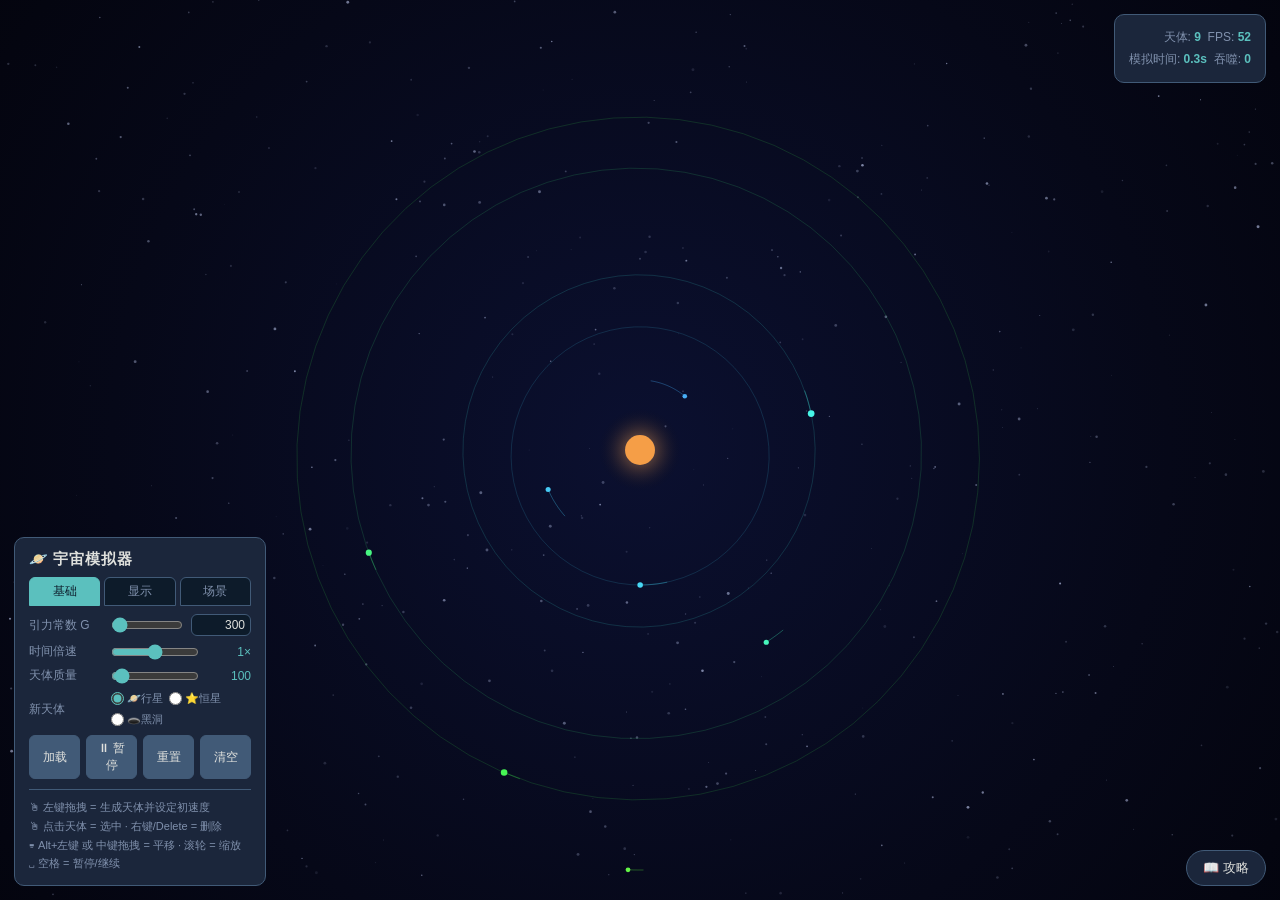
<file: universe.1.1.html>
<!DOCTYPE html>
<html lang="zh-CN">
<head>
<meta charset="UTF-8">
<meta name="viewport" content="width=device-width, initial-scale=1.0">
<title> 宇宙模拟器</title>
<style>
  * { margin: 0; padding: 0; box-sizing: border-box; }
  html, body { width: 100%; height: 100%; overflow: hidden; }
  #canvas { display: block; width: 100%; height: 100%; cursor: crosshair; touch-action: none; }
  body {
    font-family: "Segoe UI", "Microsoft YaHei", sans-serif;
    background: var(--bg); color: var(--text);
    transition: background 0.3s, color 0.3s;
  }

  /* ===== 三套扁平主题（深空蓝 / 星云紫 / 熔岩金）===== */
  :root, .theme-astronaut {
    --bg: #0d1b2a; --panel: #1b263b; --border: #415a77;
    --sub: #8091ad; --text: #e0e1dd;
    --accent: #5bc0be; --warn: #f4a261;
    --th-bg: #0d1b2a; --input-bg: #0d1b2a;
  }
  .theme-nebula {
    --bg: #0f0c29; --panel: #241e47; --border: #574a8f;
    --sub: #a89ce0; --text: #ece7ff;
    --accent: #a855f7; --warn: #fbbf24;
    --th-bg: #18133a; --input-bg: #18133a;
  }
  .theme-lava {
    --bg: #14100a; --panel: #2a2014; --border: #6b4a2f;
    --sub: #c9a277; --text: #f7ead9;
    --accent: #f4a261; --warn: #ffd166;
    --th-bg: #1d160d; --input-bg: #1d160d;
  }

  /* 扁平面板（实色 + 细边框，无模糊无重阴影） */
  .panel {
    position: fixed;
    background: var(--panel);
    border: 1px solid var(--border);
    border-radius: 10px;
    padding: 12px 14px;
    user-select: none;
    z-index: 10;
  }

  /* 左下：控制面板 */
  #controls { left: 14px; bottom: 14px; width: 252px; font-size: 13px; max-height: calc(100vh - 28px); overflow-y: auto; }
  #controls h1 { font-size: 15px; margin-bottom: 8px; letter-spacing: 1px; color: var(--text); }
  #controls h1 .icon { margin-right: 4px; }
  .row { display: flex; align-items: center; gap: 8px; margin: 7px 0; }
  .row label { flex: 0 0 74px; color: var(--sub); font-size: 12px; }
  .row input[type="range"] { flex: 1; min-width: 0; accent-color: var(--accent); }
  .row .val { flex: 0 0 44px; text-align: right; font-size: 12px; color: var(--accent); font-variant-numeric: tabular-nums; }
  .ginput {
    flex: 0 0 60px; min-width: 0; width: 60px;
    background: var(--input-bg); color: var(--text);
    border: 1px solid var(--border); border-radius: 6px;
    padding: 3px 5px; font-size: 12px; text-align: right;
    font-variant-numeric: tabular-nums;
    appearance: textfield; -moz-appearance: textfield;
  }
  .ginput::-webkit-inner-spin-button, .ginput::-webkit-outer-spin-button { -webkit-appearance: none; margin: 0; }
  .ginput:focus { outline: none; border-color: var(--accent); }
  .ginput:focus-visible { outline: 2px solid var(--accent); outline-offset: 1px; }
  .typebtns { flex: 1; display: flex; gap: 6px; flex-wrap: wrap; }
  .typebtns label { flex: 0 0 auto; display: flex; align-items: center; gap: 3px; font-size: 11px; color: var(--sub); cursor: pointer; }
  .typebtns input, .row input[type="checkbox"] { accent-color: var(--accent); }
  select, button {
    background: var(--border);
    color: var(--text);
    border: 1px solid var(--border);
    border-radius: 6px;
    padding: 4px 8px;
    font-size: 12px;
    cursor: pointer;
  }
  select:hover, button:hover { border-color: var(--accent); }
  .btnrow { display: flex; gap: 6px; margin-top: 8px; }
  .btnrow button { flex: 1; }
  #hint { margin-top: 10px; font-size: 11px; line-height: 1.7; color: var(--sub); border-top: 1px solid var(--border); padding-top: 8px; }

  /* 设置面板选项卡 */
  .tabs { display: flex; gap: 4px; margin-bottom: 8px; }
  .tab {
    flex: 1; text-align: center; padding: 5px 0; cursor: pointer;
    border: 1px solid var(--border); border-radius: 6px 6px 0 0;
    color: var(--sub); font-size: 12px; background: var(--th-bg);
  }
  .tab:hover { color: var(--text); border-color: var(--border); }
  .tab.active { background: var(--accent); color: var(--bg); border-color: var(--accent); }
  .tabpane { display: none; }
  .tabpane.active { display: block; }

  /* 右上：统计（移动端不拦截触摸；桌面也允许穿透） */
  #stats { right: 14px; top: 14px; font-size: 12px; min-width: 150px; text-align: right; line-height: 1.8; color: var(--sub); pointer-events: none; }
  #stats b { color: var(--accent); font-variant-numeric: tabular-nums; }

  /* 选中天体信息 */
  #info {
    right: 14px; top: 130px; font-size: 12px; min-width: 170px; line-height: 1.8;
    display: none;
    pointer-events: none;
  }
  #info .close, #info #delBtn { pointer-events: auto; }
  #info .title { color: var(--text); margin-bottom: 4px; }
  #info .close { float: right; cursor: pointer; color: var(--sub); font-size: 13px; }
  #info .close:hover { color: var(--warn); }

  /* 吞噬提示 */
  #feed { position: fixed; top: 14px; left: 50%; transform: translateX(-50%);
    font-size: 13px; color: var(--warn);
    opacity: 0; transition: opacity 0.8s; pointer-events: none; z-index: 20; }

  /* 攻略按钮与面板 */
  #guideBtn {
    position: fixed; right: 14px; bottom: 14px; z-index: 30;
    background: var(--panel); color: var(--text);
    border: 1px solid var(--border); border-radius: 20px;
    padding: 8px 16px; font-size: 13px; cursor: pointer;
  }
  #guideBtn:hover { border-color: var(--accent); }
  .overlay {
    position: fixed; inset: 0; z-index: 100;
    background: rgba(0, 0, 0, 0.55);
    display: flex; align-items: center; justify-content: center;
  }
  .guide {
    width: min(620px, 92vw); max-height: 84vh; overflow-y: auto;
    background: var(--panel);
    border: 1px solid var(--border); border-radius: 14px;
    padding: 18px 22px;
  }
  .guide-title { font-size: 17px; color: var(--text); margin-bottom: 12px; display: flex; justify-content: space-between; align-items: center; }
  .gclose { cursor: pointer; color: var(--sub); font-size: 15px; }
  .gclose:hover { color: var(--warn); }
  .guide-body { font-size: 13px; line-height: 1.8; color: var(--text); }
  .guide-body h3 { color: var(--accent); font-size: 14px; margin: 14px 0 6px; }
  .guide-body table { width: 100%; border-collapse: collapse; margin: 6px 0; }
  .guide-body th, .guide-body td { border: 1px solid var(--border); padding: 4px 8px; font-size: 12px; text-align: left; }
  .guide-body th { color: var(--text); background: var(--th-bg); }
  .guide-body td { color: var(--sub); }
  input:focus-visible, select:focus-visible, button:focus-visible {
    outline: 2px solid var(--accent); outline-offset: 1px;
  }

  /* 设置面板折叠按钮（仅移动端显示） */
  #panelToggle { display: none; }

  /* ===== 移动端适配（≤768px）===== */
  @media (max-width: 768px) {
    #controls {
      left: 0; right: 0; bottom: 0; width: auto;
      max-height: 44vh; overflow-y: auto;
      border-radius: 14px 14px 0 0;
      border-left: none; border-right: none; border-bottom: none;
    }
    #controls.hidden { display: none; }
    #panelToggle {
      display: block; position: fixed; left: 10px; bottom: 10px; z-index: 25;
      background: var(--panel); color: var(--text);
      border: 1px solid var(--border); border-radius: 18px;
      padding: 8px 14px; font-size: 13px; cursor: pointer;
    }
    #stats { top: 8px; right: 8px; font-size: 11px; min-width: 0; }
    #info { right: 8px; top: 92px; font-size: 11px; min-width: 0; }
    #hint { display: none; }        /* 移动端省空间 */
    #guideBtn { right: 8px; bottom: 8px; }
  }
</style>
</head>
<body class="theme-astronaut">
<canvas id="canvas"></canvas>

<div class="panel" id="controls">
  <h1><span class="icon">🪐</span>宇宙模拟器</h1>
  <div class="tabs">
    <button class="tab active" data-tab="base"> 基础</button>
    <button class="tab" data-tab="view"> 显示</button>
    <button class="tab" data-tab="scene"> 场景</button>
  </div>
  <div class="tabpane active" id="pane-base">
    <div class="row"><label>引力常数 G</label><input type="range" id="gSlider" min="10" max="30000" step="10" value="300"><input type="number" id="gInput" class="ginput" value="300" min="1" step="any"></div>
    <div class="row"><label>时间倍速</label><input type="range" id="timeSlider" min="-200" max="200" step="1" value="0"><span class="val" id="timeVal">1×</span></div>
    <div class="row"><label>天体质量</label><input type="range" id="massSlider" min="5" max="2000" step="5" value="100"><span class="val" id="massVal">100</span></div>
    <div class="row"><label>新天体</label>
      <div class="typebtns">
        <label><input type="radio" name="btype" value="planet" checked><span>🪐行星</span></label>
        <label><input type="radio" name="btype" value="star"><span>⭐恒星</span></label>
        <label><input type="radio" name="btype" value="blackhole"><span>🕳️黑洞</span></label>
      </div>
    </div>
  </div>
  <div class="tabpane" id="pane-view">
    <div class="row"><label>尾迹</label><input type="checkbox" id="trailCk" checked><span style="font-size:12px;color:var(--sub)">显示轨道尾迹</span></div>
    <div class="row"><label>预测轨道</label><input type="checkbox" id="orbitCk" checked><span style="font-size:12px;color:var(--sub)">显示预计轨道</span></div>
    <div class="row"><label>界面主题</label>
      <select id="themeSel">
        <option value="astronaut" selected>深空蓝</option>
        <option value="nebula">星云紫</option>
        <option value="lava"> 熔岩金</option>
      </select>
    </div>
  </div>
  <div class="tabpane" id="pane-scene">
    <div class="row"><label>预设场景</label>
      <select id="presetSel">
        <option value="binary">双星系统</option>
        <option value="galaxy"> 螺旋星系</option>
        <option value="solar" selected>太阳系</option>
        <option value="collide">黑洞对撞</option>
        <option value="cluster"> 星团</option>
        <option value="chaos"> 随机混沌</option>
        <option value="accretion">黑洞吸积盘</option>
      </select>
    </div>
  </div>
  <div class="btnrow">
    <button id="loadBtn">加载</button>
    <button id="pauseBtn">⏸ 暂停</button>
    <button id="resetBtn">重置</button>
    <button id="clearBtn">清空</button>
  </div>
  <div id="hint">
    🖱 左键拖拽 = 生成天体并设定初速度<br>
    🖱 点击天体 = 选中 · 右键/Delete = 删除<br>
    ⌨ Alt+左键 或 中键拖拽 = 平移 · 滚轮 = 缩放<br>
    ␣ 空格 = 暂停/继续
  </div>
</div>

<div class="panel" id="stats">
  天体: <b id="stCount">0</b> &nbsp;FPS: <b id="stFps">0</b><br>
  模拟时间: <b id="stTime">0.0s</b> &nbsp;吞噬: <b id="stFeed">0</b>
</div>

<div class="panel" id="info">
  <span class="close" id="infoClose">✕</span>
  <div class="title" id="infoTitle">选中天体</div>
  <div id="infoBody"></div>
  <button id="delBtn" style="margin-top:8px;width:100%">🗑 删除</button>
</div>

<div id="feed"></div>

<button id="guideBtn" title="打开攻略">📖 攻略</button>
<button id="panelToggle" title="设置">⚙ 设置</button>
<div id="guideOverlay" class="overlay" style="display:none">
  <div class="guide">
    <div class="guide-title">🪐 宇宙模拟器攻略 <span class="gclose" id="guideClose">✕</span></div>
    <div class="guide-body">
      <h3>🎮 操作速查</h3>
      <table>
        <tr><th>操作</th><th>效果</th></tr>
        <tr><td>左键拖拽空白</td><td>生成天体 + 设定初速度（箭头预览）</td></tr>
        <tr><td>点击天体</td><td>选中 + 相机居中跟踪（看质量/速度/能量）</td></tr>
        <tr><td>右键 / Delete</td><td>删除选中天体</td></tr>
        <tr><td>滚轮</td><td>缩放（0.1×~8×）</td></tr>
        <tr><td>Alt+左键 / 中键拖</td><td>平移视口</td></tr>
        <tr><td>空格</td><td>暂停 / 继续</td></tr>
        <tr><td>点击空白</td><td>退出跟踪模式</td></tr>
      </table>
      <h3>🎛 面板参数</h3>
      <table>
        <tr><th>参数</th><th>说明</th></tr>
        <tr><td>引力常数 G</td><td>整体引力强度：越大轨道越快越紧，越小越松散（可输入）</td></tr>
        <tr><td>时间倍速</td><td>0.01×~100× 全范围真实生效，看演化 / 看细节</td></tr>
        <tr><td>天体质量</td><td>新天体的质量，决定半径与引力影响力</td></tr>
        <tr><td>新天体类型</td><td>🪐行星 / ⭐恒星 / 🕳️黑洞，切换时质量自动匹配</td></tr>
        <tr><td>尾迹 / 预测轨道</td><td>轨道拖尾；大天体淡椭圆 + 选中体亮虚线预测</td></tr>
      </table>
      <h3>🔬 物理机制</h3>
      真实 n-body 万有引力（leapfrog 积分）：速度合适 → 椭圆轨道；太快 → 逃逸；太慢 → 坠入。
      天体相撞质量相加（动量守恒）；<b>黑洞吞噬</b>质量差 20 倍以上的小体时橙色闪光。
      黑洞吸积盘粒子带微阻力，螺旋内落。
      <h3>🌌 七大预设</h3>
      <table>
        <tr><th>预设</th><th>看点 / 推荐</th></tr>
        <tr><td>螺旋星系</td><td>650 体旋臂演化；跟踪中心黑洞调 10×~30×</td></tr>
        <tr><td>双星系统</td><td>两恒星互绕；加行星看三体混沌</td></tr>
        <tr><td>太阳系</td><td>8 行星圆轨道；1× 慢速看行星公转</td></tr>
        <tr><td>黑洞对撞</td><td>双黑洞椭圆互绕合并；调 5×~20× 看对撞</td></tr>
        <tr><td>星团</td><td>320 天体坍缩合并；调 20× 看星团成型</td></tr>
        <tr><td>随机混沌</td><td>280 体碰撞演化；看自然合并成团</td></tr>
        <tr><td>黑洞吸积盘</td><td>炽热粒子螺旋内落；1×~2× 看吞噬闪光</td></tr>
      </table>
      <h3>🚀 进阶技巧</h3>
      <b>造太阳系</b>：选 ⭐ 恒星生成一颗 → 切 🪐 行星在旁拖拽（速度垂直连线）→ 开预测轨道微调。<br>
      <b>黑洞吞噬秀</b>：吸积盘预设调 10×，看粒子被吞、闪光连发。<br>
      <b>轨道口诀</b>：圆轨道速度 ≈ √(G·M/r)——质量×G 定引力源，距离定轨道尺度。
      <h3>⚡ 性能提示</h3>
      天体上限 1200；卡顿先关<b>尾迹</b>（最耗渲染）。帧率自适应自动降子步，无需手动。
    </div>
  </div>
</div>

<script>
// ============================================================
// PHYSICS-START  ——  纯物理引擎（无 DOM 依赖，node 可提取测试）
// ============================================================
const PHYS_DT = 1 / 240;        // 固定物理步长（秒）
const SOFTENING = 2;            // 软化常数 ε（像素），防 r→0 奇点
const TRAIL_LEN = 50;           // 尾迹长度（帧）
const MAX_BODIES = 1200;        // 天体数量上限
const MAX_SUB_DT_MULT = 16;     // 物理步长上限（PHYS_DT 的倍数，leapfrog 稳定域）

// 天体类型 -> 颜色色相（渲染用）
const TYPE_HUE = { star: 30, planet: 205, blackhole: 272 };

function radiusFromMass(m) {
  // 半径 ∝ 质量^(1/3)，观感缩放
  return 1.2 + 3.2 * Math.cbrt(m / 100);
}

function makeBody(x, y, vx, vy, mass, type) {
  return {
    x, y, vx, vy, mass,
    type: type || 'planet',
    radius: radiusFromMass(mass),
    ax: 0, ay: 0,             // 加速度缓存（leapfrog 半 kick 用）
    trail: [],                // 世界坐标尾迹点
    dead: false,              // 待删除标记
    born: 0                   // 出生时间（物理秒）
  };
}

// O(n²) 加速度计算：每对天体一次对称计算
function computeAccelerations(bodies, G, eps) {
  const n = bodies.length;
  for (let i = 0; i < n; i++) {
    bodies[i].ax = 0;
    bodies[i].ay = 0;
  }
  for (let i = 0; i < n; i++) {
    const a = bodies[i];
    for (let j = i + 1; j < n; j++) {
      const b = bodies[j];
      const dx = b.x - a.x;
      const dy = b.y - a.y;
      const r2 = dx * dx + dy * dy + eps * eps;
      const invR3 = 1 / (r2 * Math.sqrt(r2));
      // a 受 b 的加速度: G·mb/r³·dr ; b 受 a: -G·ma/r³·dr
      a.ax += G * b.mass * invR3 * dx;
      a.ay += G * b.mass * invR3 * dy;
      b.ax -= G * a.mass * invR3 * dx;
      b.ay -= G * a.mass * invR3 * dy;
    }
  }
}

// Leapfrog / velocity-Verlet 单步（进入时 ax,ay 为上一步缓存值）
function stepUniverse(bodies, dt, G, eps) {
  for (const b of bodies) {
    b.vx += 0.5 * b.ax * dt;
    b.vy += 0.5 * b.ay * dt;
    b.x += b.vx * dt;
    b.y += b.vy * dt;
  }
  computeAccelerations(bodies, G, eps);
  for (const b of bodies) {
    b.vx += 0.5 * b.ax * dt;
    b.vy += 0.5 * b.ay * dt;
  }
}

// 碰撞合并。返回吞噬事件数组 [{x,y}]（渲染层附加时间戳）
function collideBodies(bodies) {
  const TYPE_PRIORITY = { blackhole: 3, star: 2, planet: 1 };
  const feedEvents = [];
  const n = bodies.length;
  for (let i = 0; i < n; i++) {
    const a = bodies[i];
    if (a.dead) continue;
    for (let j = i + 1; j < n; j++) {
      const b = bodies[j];
      if (b.dead) continue;
      const dx = b.x - a.x, dy = b.y - a.y;
      const rr = a.radius + b.radius;
      if (dx * dx + dy * dy > rr * rr) continue;
      // 合并：动量守恒、质心位置（先保存原始质量——合并会覆盖 keep.mass）
      const ma = a.mass, mb = b.mass;
      const m = ma + mb;
      const keep = a, del = b;
      keep.x = (a.x * ma + b.x * mb) / m;
      keep.y = (a.y * ma + b.y * mb) / m;
      keep.vx = (a.vx * ma + b.vx * mb) / m;
      keep.vy = (a.vy * ma + b.vy * mb) / m;
      keep.mass = m;
      keep.radius = radiusFromMass(m);
      // 类型取优先级高的
      if (TYPE_PRIORITY[del.type] > TYPE_PRIORITY[keep.type]) keep.type = del.type;
      // 黑洞吞噬判定（与下标顺序无关：合并结果为黑洞且原始质量悬殊）
      const ratio = Math.max(ma, mb) / Math.min(ma, mb);
      if (keep.type === 'blackhole' && ratio > 20) {
        feedEvents.push({ x: keep.x, y: keep.y });
      }
      del.dead = true;
    }
  }
  return bodies.filter(b => !b.dead).length !== n
    ? { bodies: bodies.filter(b => !b.dead), feedEvents }
    : { bodies, feedEvents };
}

// ---------- 预计轨道 ----------
// 开普勒轨道要素：天体(质量 mass)在质心系中绕系统质心(M = 系统总质量)的椭圆轨道。
// 两体精确式：天体绕质心的运动等价于中心质量 (M−m)³/M² 的中心场（m≪M 时退化为 M−m）。
// 返回 {a, e, p, theta0}（半长轴/离心率/半通径/近日点角），非束缚或不可画时返回 null。
function computeKeplerOrbit(bx, by, bvx, bvy, mass, comX, comY, comVx, comVy, G, M) {
  const rx = bx - comX, ry = by - comY;
  const vx = bvx - comVx, vy = bvy - comVy;
  const r = Math.hypot(rx, ry);
  if (r < 1e-6) return null;               // 位于质心（如中心黑洞自身）
  const v2 = vx * vx + vy * vy;
  const mu = G * (M - mass) ** 3 / (M * M);
  const eps = v2 / 2 - mu / r;             // 比能量
  if (eps >= 0) return null;               // 抛物线/双曲 → 逃逸
  const h = rx * vy - ry * vx;             // 角动量 z 分量
  if (h === 0) return null;                // 纯径向
  const a = -mu / (2 * eps);
  const e = Math.sqrt(Math.max(0, 1 + 2 * eps * h * h / (mu * mu)));
  if (e >= 0.97 || a > 5000) return null;  // 极扁/巨轨道不画
  const p = h * h / mu;
  // 近日点方向（拉普拉斯-龙格-楞次向量）：e_vec = (v×h)/μ − r̂
  const ex = (vy * h) / mu - rx / r;
  const ey = (-vx * h) / mu - ry / r;
  return { a, e, p, theta0: Math.atan2(ey, ex) };
}

// 椭圆采样点（世界坐标，samples 个点闭合一周，末点回到起点）
function keplerOrbitPoints(orbit, comX, comY, samples) {
  const { e, p, theta0 } = orbit;
  const pts = new Array(samples + 1);
  for (let i = 0; i < samples; i++) {
    const th = (i / samples) * Math.PI * 2;
    const rr = p / (1 + e * Math.cos(th));
    pts[i] = {
      x: comX + Math.cos(theta0 + th) * rr,
      y: comY + Math.sin(theta0 + th) * rr
    };
  }
  pts[samples] = pts[0];                   // 闭合
  return pts;
}

// 多体数值预测：场源(others)位置冻结，leapfrog 前向积分 steps×dt 秒，
// 返回预测路径点数组（每 4 步取一点）。支持 drag 阻尼（吸积盘螺旋）。
function predictOrbit(body, others, G, steps, dt) {
  const pred = { x: body.x, y: body.y, vx: body.vx, vy: body.vy, mass: body.mass, drag: body.drag || 0 };
  const eps = SOFTENING;
  let ax = 0, ay = 0;
  for (const o of others) {
    const dx = o.x - pred.x, dy = o.y - pred.y;
    const r2 = dx * dx + dy * dy + eps * eps;
    const inv = 1 / (r2 * Math.sqrt(r2));
    ax += G * o.mass * inv * dx;
    ay += G * o.mass * inv * dy;
  }
  const pts = [{ x: pred.x, y: pred.y }];
  const dragF = pred.drag ? (1 - pred.drag * 240 * dt) : 1;
  for (let s = 0; s < steps; s++) {
    pred.vx = pred.vx * dragF + 0.5 * ax * dt;
    pred.vy = pred.vy * dragF + 0.5 * ay * dt;
    pred.x += pred.vx * dt;
    pred.y += pred.vy * dt;
    ax = 0; ay = 0;
    for (const o of others) {
      const dx = o.x - pred.x, dy = o.y - pred.y;
      const r2 = dx * dx + dy * dy + eps * eps;
      const inv = 1 / (r2 * Math.sqrt(r2));
      ax += G * o.mass * inv * dx;
      ay += G * o.mass * inv * dy;
    }
    pred.vx += 0.5 * ax * dt;
    pred.vy += 0.5 * ay * dt;
    if (s % 4 === 3) pts.push({ x: pred.x, y: pred.y });
  }
  return pts;
}

// 解析正数输入（通用）：合法返回 number，否则返回 null
function parsePositiveInput(str) {
  const v = Number(String(str).trim());
  return Number.isFinite(v) && v > 0 ? v : null;
}

// 解析 G 常数输入：额外钳制合理范围 [1e-3, 1e6]，
// 防极端值 G·m 溢出为 Infinity 污染全部天体（1e308×22000 → Infinity → NaN）
function parseGInput(str) {
  const v = Number(String(str).trim());
  return Number.isFinite(v) && v >= 1e-3 && v <= 1e6 ? v : null;
}

// 新天体类型的合理默认质量（切换类型时质量滑块联动）
const TYPE_DEFAULT_MASS = { planet: 100, star: 500, blackhole: 1500 };

// 帧调度：模拟时间债累积 → 动态加粗物理步长消化时间。
// 慢速时精确（时间债保留到下帧），高速时用大步长在 MAX_SUBSTEPS 内完成。
// 步长硬上限 MAX_SUB_DT_MULT×PHYS_DT ≈ 67ms：leapfrog 稳定域 ω·dt<2，
// 最紧轨道（galaxy 内圈 ω≈5.5 rad/s）ω·dt≈0.37，余量充足。
// 返回 { accum, subDt, substeps }；substeps=0 表示本帧不推进（时间债累积中）。
function scheduleSubsteps(accum, dtFrame, timeScale, maxSubsteps) {
  accum += dtFrame * timeScale;
  let big = Math.ceil(accum / (PHYS_DT * maxSubsteps));
  big = Math.max(1, Math.min(big, MAX_SUB_DT_MULT));   // 下界 1 防 subDt=0 除零
  const subDt = PHYS_DT * big;
  let substeps = Math.floor(accum / subDt);
  accum -= substeps * subDt;
  substeps = Math.min(substeps, maxSubsteps);   // 步长受限时丢弃超额时间（性能保护）
  return { accum, subDt, substeps };
}

// 预设场景生成器 ----------
function presetBinary() {
  const G = 300, m = 3000, d = 150;
  const omega = Math.sqrt(G * (m + m) / (d * d * d));
  const v = omega * d / 2;
  const bodies = [];
  bodies.push(makeBody(-d / 2, 0, 0, -v, m, 'star'));
  bodies.push(makeBody(d / 2, 0, 0, v, m, 'star'));
  // 少量远距离行星点缀
  for (let i = 0; i < 6; i++) {
    const ang = (i / 6) * Math.PI * 2;
    const r = 320 + i * 40;
    const vo = Math.sqrt(G * (2 * m) / r);
    bodies.push(makeBody(Math.cos(ang) * r, Math.sin(ang) * r,
      -Math.sin(ang) * vo, Math.cos(ang) * vo, 8, 'planet'));
  }
  return bodies;
}

function presetGalaxy() {
  const G = 300, Mbh = 22000, count = 650;
  const bodies = [];
  bodies.push(makeBody(0, 0, 0, 0, Mbh, 'blackhole'));
  for (let i = 0; i < count; i++) {
    // 圆盘密度 ~ 1/r，半径 60..420
    const r = 60 + 360 * Math.sqrt(Math.random());
    const ang = Math.random() * Math.PI * 2;
    const m = 0.8 + Math.random() * 6;
    // 开普勒速度（中心黑洞主导）
    const vk = Math.sqrt(G * Mbh / r);
    const v = vk * (0.96 + Math.random() * 0.08);
    bodies.push(makeBody(
      Math.cos(ang) * r, Math.sin(ang) * r,
      -Math.sin(ang) * v, Math.cos(ang) * v,
      m, 'planet'));
  }
  return bodies;
}

function presetChaos() {
  const bodies = [];
  const count = 280;
  for (let i = 0; i < count; i++) {
    const m = 2 + Math.pow(Math.random(), 2.5) * 200;
    const type = m > 60 ? 'star' : 'planet';
    bodies.push(makeBody(
      (Math.random() - 0.5) * 1400,
      (Math.random() - 0.5) * 1400,
      (Math.random() - 0.5) * 2.4,
      (Math.random() - 0.5) * 2.4,
      m, type));
  }
  return bodies;
}

function presetAccretion() {
  const G = 300, Mbh = 40000;
  const bodies = [makeBody(0, 0, 0, 0, Mbh, 'blackhole')];
  // 炽热吸积盘：粒子紧贴黑洞（55~150px）、暖色、内落快——与冷色螺旋星系区分
  for (let i = 0; i < 64; i++) {
    const r = 55 + Math.random() * 95;
    const ang = Math.random() * Math.PI * 2;
    const vk = Math.sqrt(G * Mbh / r) * 0.97;
    const m = 1 + Math.random() * 4;
    const b = makeBody(
      Math.cos(ang) * r, Math.sin(ang) * r,
      -Math.sin(ang) * vk, Math.cos(ang) * vk,
      m, 'planet');
    b.hue = 18 + Math.random() * 30;   // 橙色炽热盘
    b.drag = 0.00025;                  // 内落更快（每物理步，≈ 原 0.0001 的 2.5 倍）
    bodies.push(b);
  }
  return bodies;
}

// 太阳系：中心恒星 + 8 行星（距离递增、冷色系渐变）
function presetSolar() {
  const G = 300, Msun = 8000;
  const bodies = [makeBody(0, 0, 0, 0, Msun, 'star')];
  const planets = [
    [70, 4, 205], [100, 7, 195], [135, 12, 190], [175, 30, 175],
    [230, 8, 160], [290, 20, 140], [350, 28, 125], [420, 5, 110]
  ];
  for (const [r, m, hue] of planets) {
    const v = Math.sqrt(G * Msun / r);
    const ang = Math.random() * Math.PI * 2;
    const b = makeBody(
      Math.cos(ang) * r, Math.sin(ang) * r,
      -Math.sin(ang) * v, Math.cos(ang) * v,
      m, 'planet');
    b.hue = hue;
    bodies.push(b);
  }
  return bodies;
}

// 黑洞对撞：双黑洞椭圆互绕（远日点出发）+ 尘埃粒子
function presetCollide() {
  const G = 300, m = 26000;
  const bodies = [];
  const a = 200, e = 0.55;
  const mu = G * (m + m);
  const r0 = a * (1 + e);                        // 远日点距离
  const v0 = Math.sqrt(mu * (2 / r0 - 1 / a));   // 远日点相对速度（vis-viva）
  bodies.push(makeBody(-r0 / 2, 0, 0, v0 / 2, m, 'blackhole'));
  bodies.push(makeBody(r0 / 2, 0, 0, -v0 / 2, m, 'blackhole'));
  for (let i = 0; i < 40; i++) {
    const r = 420 + Math.random() * 200;
    const ang = Math.random() * Math.PI * 2;
    const vk = Math.sqrt(G * 2 * m / r) * (0.97 + Math.random() * 0.06);
    const b = makeBody(
      Math.cos(ang) * r, Math.sin(ang) * r,
      -Math.sin(ang) * vk, Math.cos(ang) * vk,
      2 + Math.random() * 3, 'planet');
    b.hue = 265 + Math.random() * 35;            // 紫罗兰尘埃
    bodies.push(b);
  }
  return bodies;
}

// 星团：320 恒星球状分布，维里化速度 → 缓慢坍缩合并
function presetCluster() {
  const G = 300;
  const bodies = [];
  const count = 320;
  const Mapprox = count * 100 * 0.5;             // 星团有效质量近似
  for (let i = 0; i < count; i++) {
    const r = 80 + 420 * Math.sqrt(Math.random());
    const ang = Math.random() * Math.PI * 2;
    const m = 20 + Math.random() * 180;
    const vk = Math.sqrt(G * Mapprox / r) * (0.7 + Math.random() * 0.4);
    const b = makeBody(
      Math.cos(ang) * r, Math.sin(ang) * r,
      -Math.sin(ang) * vk, Math.cos(ang) * vk,
      m, m > 120 ? 'star' : 'planet');
    bodies.push(b);
  }
  return bodies;
}

function createPreset(name) {
  if (name === 'binary') return presetBinary();
  if (name === 'chaos') return presetChaos();
  if (name === 'accretion') return presetAccretion();
  if (name === 'solar') return presetSolar();
  if (name === 'collide') return presetCollide();
  if (name === 'cluster') return presetCluster();
  return presetGalaxy();
}

// 导出让 node 测试脚本提取（浏览器中无害）
if (typeof globalThis !== 'undefined') {
  globalThis.UNIVERSE_PHYSICS = {
    PHYS_DT, SOFTENING, TRAIL_LEN, MAX_BODIES, TYPE_HUE,
    radiusFromMass, makeBody, computeAccelerations,
    stepUniverse, collideBodies, createPreset,
    computeKeplerOrbit, keplerOrbitPoints, predictOrbit,
    scheduleSubsteps, MAX_SUB_DT_MULT, parsePositiveInput, parseGInput,
    TYPE_DEFAULT_MASS
  };
}
// PHYSICS-END
// ============================================================

// ============================================================
// 渲染层
// ============================================================
const canvas = document.getElementById('canvas');
const ctx = canvas.getContext('2d');
let W = 0, H = 0, DPR = 1;
const camera = { cx: 0, cy: 0, zoom: 1 };

function resize() {
  DPR = window.devicePixelRatio || 1;
  W = canvas.clientWidth = window.innerWidth;
  H = canvas.clientHeight = window.innerHeight;
  canvas.width = W * DPR;
  canvas.height = H * DPR;
  ctx.setTransform(DPR, 0, 0, DPR, 0, 0);
  buildStars();
}
window.addEventListener('resize', resize);

function worldToScreen(wx, wy) {
  return {
    x: (wx - camera.cx) * camera.zoom + W / 2,
    y: (wy - camera.cy) * camera.zoom + H / 2
  };
}
function screenToWorld(sx, sy) {
  return {
    x: (sx - W / 2) / camera.zoom + camera.cx,
    y: (sy - H / 2) / camera.zoom + camera.cy
  };
}

// 背景星点（屏幕相对坐标，随视口平移缓动）
let stars = [];
function buildStars() {
  stars = [];
  for (let i = 0; i < 420; i++) {
    stars.push({
      x: Math.random(), y: Math.random(),
      r: 0.4 + Math.random() * 1.1,
      a: 0.15 + Math.random() * 0.5,
      tw: Math.random() * Math.PI * 2
    });
  }
}

// 主题 → 场景背景渐变（与 UI 主题联动）
const THEME_SKY = {
  astronaut: ['#0b1030', '#060818', '#020208'],
  nebula: ['#1a1236', '#0d0820', '#05030f'],
  lava: ['#241505', '#120b04', '#060302']
};
let currentTheme = 'astronaut';

function drawBackground(t) {
  // 深空渐变（随主题切换）
  const sky = THEME_SKY[currentTheme];
  const g = ctx.createRadialGradient(W / 2, H / 2, 0, W / 2, H / 2, Math.max(W, H) * 0.75);
  g.addColorStop(0, sky[0]);
  g.addColorStop(0.55, sky[1]);
  g.addColorStop(1, sky[2]);
  ctx.fillStyle = g;
  ctx.fillRect(0, 0, W, H);
  // 星点（视差 0.12，缩放 0.5，闪烁）
  const px = camera.cx * camera.zoom * 0.12;
  const py = camera.cy * camera.zoom * 0.12;
  const sz = Math.max(W, H) * 0.5 * 0.5;
  for (const s of stars) {
    let sx = (s.x * W - px) % W; if (sx < 0) sx += W;
    let sy = (s.y * H - py) % H; if (sy < 0) sy += H;
    const twinkle = 0.7 + 0.3 * Math.sin(t * 1.5 + s.tw);
    ctx.globalAlpha = s.a * twinkle;
    ctx.fillStyle = '#cdd8ff';
    ctx.beginPath();
    ctx.arc(sx, sy, s.r, 0, Math.PI * 2);
    ctx.fill();
  }
  ctx.globalAlpha = 1;
}

// 天体类型 -> 颜色（预设可用 b.hue 覆盖色相）
function bodyColor(b) {
  const hue = b.hue ?? TYPE_HUE[b.type] ?? 205;
  return `hsl(${hue}, 90%, 62%)`;
}

function drawBody(b, t) {
  const p = worldToScreen(b.x, b.y);
  if (p.x < -80 || p.x > W + 80 || p.y < -80 || p.y > H + 80) return;
  const r = Math.max(0.4, b.radius * camera.zoom);

  if (b.type === 'blackhole') {
    // 吸积盘光环
    const ring = ctx.createRadialGradient(p.x, p.y, r * 0.4, p.x, p.y, r * 2.6);
    ring.addColorStop(0, 'rgba(255,140,60,0.0)');
    ring.addColorStop(0.55, 'rgba(255,170,80,0.55)');
    ring.addColorStop(0.8, 'rgba(255,120,40,0.15)');
    ring.addColorStop(1, 'rgba(255,120,40,0)');
    ctx.fillStyle = ring;
    ctx.beginPath();
    ctx.arc(p.x, p.y, r * 2.6, 0, Math.PI * 2);
    ctx.fill();
    // 事件视界
    ctx.fillStyle = '#05050c';
    ctx.beginPath();
    ctx.arc(p.x, p.y, r * 0.9, 0, Math.PI * 2);
    ctx.fill();
    ctx.strokeStyle = 'rgba(150,120,255,0.8)';
    ctx.lineWidth = 1;
    ctx.stroke();
  } else {
    // 发光（仅较大天体）
    if (r > 6) {
      const glow = ctx.createRadialGradient(p.x, p.y, 0, p.x, p.y, r * 2.8);
      glow.addColorStop(0, 'rgba(255,255,255,0.35)');
      glow.addColorStop(0.4, hexToRgba(bodyColor(b), 0.25));
      glow.addColorStop(1, 'rgba(0,0,0,0)');
      ctx.fillStyle = glow;
      ctx.beginPath();
      ctx.arc(p.x, p.y, r * 2.8, 0, Math.PI * 2);
      ctx.fill();
    }
    ctx.fillStyle = bodyColor(b);
    ctx.beginPath();
    ctx.arc(p.x, p.y, Math.max(0.4, r), 0, Math.PI * 2);
    ctx.fill();
  }
}

function hexToRgba(hslColor, a) {
  // 将 hsl(...) 字符串转 rgba —— 用于发光渐变
  const m = hslColor.match(/hsl\((\d+),\s*(\d+)%,\s*(\d+)%\)/);
  if (!m) return `rgba(150,180,255,${a})`;
  const h = +m[1], s = +m[2] / 100, l = +m[3] / 100;
  const c = (1 - Math.abs(2 * l - 1)) * s;
  const hp = h / 60;
  const x = c * (1 - Math.abs(hp % 2 - 1));
  let r = 0, g = 0, b = 0;
  if (hp < 1) [r, g, b] = [c, x, 0];
  else if (hp < 2) [r, g, b] = [x, c, 0];
  else if (hp < 3) [r, g, b] = [0, c, x];
  else if (hp < 4) [r, g, b] = [0, x, c];
  else if (hp < 5) [r, g, b] = [x, 0, c];
  else [r, g, b] = [c, 0, x];
  const m2 = l - c / 2;
  return `rgba(${Math.round((r + m2) * 255)},${Math.round((g + m2) * 255)},${Math.round((b + m2) * 255)},${a})`;
}

function drawTrails() {
  if (!trailOn) return;
  ctx.lineWidth = 1;
  for (const b of bodies) {
    const tr = b.trail;
    if (tr.length < 3) continue;
    ctx.beginPath();
    const p0 = worldToScreen(tr[0].x, tr[0].y);
    ctx.moveTo(p0.x, p0.y);
    for (let i = 1; i < tr.length; i++) {
      const p = worldToScreen(tr[i].x, tr[i].y);
      ctx.lineTo(p.x, p.y);
    }
    ctx.strokeStyle = hexToRgba(bodyColor(b), 0.35);
    ctx.stroke();
  }
}

// ---------- 预计轨道渲染 ----------
// 场源：质量前 100 且 ≥ 最大质量 1%（中心主导时近似两体，快且准）；排除选中天体自身
function selectFieldSources(bodies, selected) {
  if (bodies.length <= 1) return [];
  const sorted = [...bodies].sort((a, b) => b.mass - a.mass);
  const maxM = sorted[0].mass;
  const out = [];
  for (let i = 0; i < sorted.length && i < 100; i++) {
    if (sorted[i].mass < maxM * 0.01) break;
    if (sorted[i] === selected) continue;
    out.push(sorted[i]);
  }
  return out;
}

// 所有天体：极淡开普勒近似椭圆（绕系统质心，质量前 20%）
function drawKeplerOrbits() {
  if (!orbitOn || bodies.length < 2) return;
  let mx = 0, my = 0, mvx = 0, mvy = 0, M = 0;
  for (const b of bodies) {
    mx += b.x * b.mass; my += b.y * b.mass;
    mvx += b.vx * b.mass; mvy += b.vy * b.mass;
    M += b.mass;
  }
  if (M <= 0) return;
  mx /= M; my /= M; mvx /= M; mvy /= M;
  const sorted = [...bodies].sort((a, b) => b.mass - a.mass);
  const top = sorted.slice(0, Math.max(5, Math.ceil(bodies.length * 0.2)));
  ctx.lineWidth = 1;
  for (const b of top) {
    if (b === selected) continue;   // 选中体画精确预测
    const orb = computeKeplerOrbit(b.x, b.y, b.vx, b.vy, b.mass,
      mx, my, mvx, mvy, G, M);
    if (!orb) continue;
    const pts = keplerOrbitPoints(orb, mx, my, 64);
    let anyIn = false;
    ctx.beginPath();
    for (let i = 0; i < pts.length; i++) {
      const p = worldToScreen(pts[i].x, pts[i].y);
      if (i === 0) ctx.moveTo(p.x, p.y); else ctx.lineTo(p.x, p.y);
      if (p.x > -80 && p.x < W + 80 && p.y > -80 && p.y < H + 80) anyIn = true;
    }
    if (!anyIn) continue;
    ctx.strokeStyle = hexToRgba(bodyColor(b), 0.15);
    ctx.stroke();
  }
}

// 选中天体：多体数值预测（场源冻结，每 66ms 重算一次）
let predCache = null;  // { target, points, frame }
function drawPrediction(now) {
  if (!orbitOn || !selected) { predCache = null; return; }
  if (!predCache || predCache.target !== selected || now - predCache.frame > 66) {
    const sources = selectFieldSources(bodies, selected);
    predCache = {
      target: selected,
      points: predictOrbit(selected, sources, G, 400, 0.1),
      frame: now
    };
  }
  const pts = predCache.points;
  let anyIn = false;
  ctx.setLineDash([4, 4]);
  ctx.lineWidth = 1.2;
  ctx.beginPath();
  for (let i = 0; i < pts.length; i++) {
    const p = worldToScreen(pts[i].x, pts[i].y);
    if (i === 0) ctx.moveTo(p.x, p.y); else ctx.lineTo(p.x, p.y);
    if (p.x > -80 && p.x < W + 80 && p.y > -80 && p.y < H + 80) anyIn = true;
  }
  if (anyIn) {
    ctx.strokeStyle = hexToRgba(bodyColor(selected), 0.5);
    ctx.stroke();
  }
  ctx.setLineDash([]);
}

function drawFeedEvents(t) {
  for (let i = feedEvents.length - 1; i >= 0; i--) {
    const ev = feedEvents[i];
    const age = (t - ev.t) / 1000;  // 墙钟秒
    if (age > 1) { feedEvents.splice(i, 1); continue; }
    if (age < 0) continue;
    const p = worldToScreen(ev.x, ev.y);
    const rr = Math.max(0, (1 + age * 3) * 40 * camera.zoom);
    const g = ctx.createRadialGradient(p.x, p.y, 0, p.x, p.y, rr);
    g.addColorStop(0, `rgba(255,220,160,${0.7 * (1 - age)})`);
    g.addColorStop(1, 'rgba(255,140,40,0)');
    ctx.fillStyle = g;
    ctx.beginPath();
    ctx.arc(p.x, p.y, rr, 0, Math.PI * 2);
    ctx.fill();
  }
}

function drawCreationArrow() {
  if (!creating) return;
  const p0 = worldToScreen(dragStartWorld.x, dragStartWorld.y);
  ctx.setLineDash([6, 5]);
  ctx.strokeStyle = 'rgba(125,200,255,0.9)';
  ctx.lineWidth = 1.6;
  ctx.beginPath();
  ctx.moveTo(p0.x, p0.y);
  ctx.lineTo(mouse.sx, mouse.sy);
  ctx.stroke();
  ctx.setLineDash([]);
  // 箭头头
  const ang = Math.atan2(mouse.sy - p0.y, mouse.sx - p0.x);
  const L = 10;
  ctx.beginPath();
  ctx.moveTo(mouse.sx, mouse.sy);
  ctx.lineTo(mouse.sx - L * Math.cos(ang - 0.4), mouse.sy - L * Math.sin(ang - 0.4));
  ctx.moveTo(mouse.sx, mouse.sy);
  ctx.lineTo(mouse.sx - L * Math.cos(ang + 0.4), mouse.sy - L * Math.sin(ang + 0.4));
  ctx.stroke();
  // 起点处新天体预览（颜色反映所选类型）
  ctx.fillStyle = `hsl(${TYPE_HUE[newBodyType] ?? 205}, 90%, 62%)`;
  ctx.globalAlpha = 0.6;
  ctx.beginPath();
  ctx.arc(p0.x, p0.y, Math.max(1, radiusFromMass(newBodyMass) * camera.zoom * 0.5), 0, Math.PI * 2);
  ctx.fill();
  ctx.globalAlpha = 1;
}

// ============================================================
// 交互层
// ============================================================
const mouse = { sx: 0, sy: 0 };
let bodies = [];
let selected = null;
let followTarget = null;     // 跟踪居中的天体（用户交互时清除）
let creating = false;
let panning = false;
let dragStartWorld = null;
let dragStartScreen = null;
let lastPan = null;
let trailOn = true;
let orbitOn = true;
let newBodyMass = 100;
let newBodyType = 'planet';
document.querySelectorAll('input[name="btype"]').forEach(r => {
  r.addEventListener('change', () => {
    newBodyType = r.value;
    // 类型与质量联动：跳到该类型合理默认（用户可继续手动调）
    const def = TYPE_DEFAULT_MASS[newBodyType] ?? 100;
    newBodyMass = def;
    massSlider.value = def;
    massVal.textContent = def;
  });
});

function hitTest(sx, sy) {
  // 从大到小找（大天体更容易点中）
  for (let i = bodies.length - 1; i >= 0; i--) {
    const b = bodies[i];
    const p = worldToScreen(b.x, b.y);
    const rr = Math.max(6, b.radius * camera.zoom) + 4;
    const dx = sx - p.x, dy = sy - p.y;
    if (dx * dx + dy * dy <= rr * rr) return b;
  }
  return null;
}

canvas.addEventListener('mousedown', (e) => {
  mouse.sx = e.clientX; mouse.sy = e.clientY;
  if (e.button === 1 || (e.button === 0 && e.altKey)) {
    // 平移（中键 / Alt+左键）
    panning = true;
    followTarget = null;     // 手动平移退出跟踪
    lastPan = { sx: e.clientX, sy: e.clientY };
    e.preventDefault();
    return;
  }
  if (e.button !== 0) return;
  const hit = hitTest(e.clientX, e.clientY);
  if (hit) {
    selected = hit;
    followTarget = hit;      // 点击天体：居中跟踪
    updateInfoPanel();
  } else {
    creating = true;
    followTarget = null;     // 点击空白退出跟踪
    dragStartScreen = { sx: e.clientX, sy: e.clientY };
    dragStartWorld = screenToWorld(e.clientX, e.clientY);
    selected = null;
    hideInfoPanel();
  }
});

canvas.addEventListener('mousemove', (e) => {
  mouse.sx = e.clientX; mouse.sy = e.clientY;
  if (panning) {
    const dx = e.clientX - lastPan.sx;
    const dy = e.clientY - lastPan.sy;
    camera.cx -= dx / camera.zoom;
    camera.cy -= dy / camera.zoom;
    lastPan = { sx: e.clientX, sy: e.clientY };
  }
});

window.addEventListener('mouseup', (e) => {
  if (panning) { panning = false; return; }
  if (!creating) return;
  finishCreation(e.clientX, e.clientY);
});

// 创建天体共用逻辑（mouseup 与 touchend 共用）
function finishCreation(clientX, clientY) {
  creating = false;
  const dx = clientX - dragStartScreen.sx;   // 屏幕像素拖拽量
  const dy = clientY - dragStartScreen.sy;
  if (dx * dx + dy * dy < 16) return;        // 纯点击不创建
  if (bodies.length >= MAX_BODIES) {
    showFeed(`⚠ 天体已达上限 ${MAX_BODIES}，请先清理`);
    return;
  }
  const world = screenToWorld(dragStartScreen.sx, dragStartScreen.sy);
  const vx = dx / camera.zoom * 1.6;         // 屏幕像素 → 世界初速度
  const vy = dy / camera.zoom * 1.6;
  const b = makeBody(world.x, world.y, vx, vy, newBodyMass, newBodyType);
  bodies.push(b);
  // 新天体立即参与引力
  computeAccelerations(bodies, G, SOFTENING);
}

canvas.addEventListener('contextmenu', (e) => {
  e.preventDefault();
  if (selected) {
    removeBody(selected);
    selected = null;
    hideInfoPanel();
  }
});

window.addEventListener('keydown', (e) => {
  if (e.code === 'Space') {
    e.preventDefault();
    togglePause();
  } else if (e.key === 'Delete') {
    if (selected) { removeBody(selected); selected = null; hideInfoPanel(); }
  }
});

function removeBody(b) {
  const i = bodies.indexOf(b);
  if (i >= 0) bodies.splice(i, 1);
  if (followTarget === b) followTarget = null;
}

canvas.addEventListener('wheel', (e) => {
  e.preventDefault();
  followTarget = null;   // 手动缩放退出跟踪
  const factor = Math.exp(-e.deltaY * 0.0012);
  const newZoom = Math.min(8, Math.max(0.1, camera.zoom * factor));
  // 以鼠标为中心缩放
  const wx = screenToWorld(e.clientX, e.clientY).x;
  const wy = screenToWorld(e.clientX, e.clientY).y;
  camera.zoom = newZoom;
  camera.cx = wx - (e.clientX - W / 2) / newZoom;
  camera.cy = wy - (e.clientY - H / 2) / newZoom;
}, { passive: false });

// ============================================================
// 移动端触摸手势（单指点击/拖拽创建、双指捏合缩放+平移）
// ============================================================
let touchState = null;
// { mode:'tap'|'create'|'pinch', id, startX, startY, moved, lastX, lastY,
//   d0, zoom0, cx0, cy0, mx0, my0 }

canvas.addEventListener('touchstart', (e) => {
  e.preventDefault();
  if (e.touches.length === 2) {
    // 双指：捏合缩放 + 平移（接管单指候选时需清理创建状态）
    creating = false;
    const t1 = e.touches[0], t2 = e.touches[1];
    touchState = {
      mode: 'pinch',
      d0: Math.hypot(t2.clientX - t1.clientX, t2.clientY - t1.clientY),
      zoom0: camera.zoom,
      mx0: (t1.clientX + t2.clientX) / 2,
      my0: (t1.clientY + t2.clientY) / 2
    };
    followTarget = null;
  } else if (e.touches.length === 1 && !touchState) {
    const t = e.touches[0];
    const hit = hitTest(t.clientX, t.clientY);
    if (hit) {
      // 点中天体：选中 + 跟踪
      selected = hit;
      followTarget = hit;
      updateInfoPanel();
      touchState = { mode: 'tap', id: t.identifier, startX: t.clientX, startY: t.clientY, moved: false, lastX: t.clientX, lastY: t.clientY };
    } else {
      // 空白：候选创建（位移 ≥12px 才生效，防误触）
      creating = true;
      dragStartScreen = { sx: t.clientX, sy: t.clientY };
      dragStartWorld = screenToWorld(t.clientX, t.clientY);
      selected = null;
      hideInfoPanel();
      touchState = { mode: 'create', id: t.identifier, startX: t.clientX, startY: t.clientY, moved: false, lastX: t.clientX, lastY: t.clientY };
    }
  }
}, { passive: false });

canvas.addEventListener('touchmove', (e) => {
  e.preventDefault();
  if (!touchState) return;
  if (touchState.mode === 'pinch' && e.touches.length >= 2) {
    const t1 = e.touches[0], t2 = e.touches[1];
    const d = Math.hypot(t2.clientX - t1.clientX, t2.clientY - t1.clientY);
    const mx = (t1.clientX + t2.clientX) / 2;
    const my = (t1.clientY + t2.clientY) / 2;
    if (touchState.d0 < 1) { touchState.d0 = d; return; }
    // 增量变换：以上帧两指中点为锚点缩放 + 中点位移平移
    const newZoom = Math.min(8, Math.max(0.1, touchState.zoom0 * d / touchState.d0));
    const wx = (touchState.mx0 - W / 2) / touchState.zoom0 + camera.cx;
    const wy = (touchState.my0 - H / 2) / touchState.zoom0 + camera.cy;
    camera.zoom = newZoom;
    camera.cx = wx - (mx - W / 2) / newZoom;
    camera.cy = wy - (my - H / 2) / newZoom;
    touchState.d0 = d; touchState.zoom0 = newZoom;
    touchState.mx0 = mx; touchState.my0 = my;
  } else if (touchState.mode === 'create' || touchState.mode === 'tap') {
    const t = Array.from(e.touches).find(x => x.identifier === touchState.id) || e.touches[0];
    touchState.lastX = t.clientX;
    touchState.lastY = t.clientY;
    const dx = t.clientX - touchState.startX;
    const dy = t.clientY - touchState.startY;
    if (dx * dx + dy * dy >= 144) touchState.moved = true;   // 12px 阈值
  }
}, { passive: false });

// 触摸状态收尾（touchend 各分支与 touchcancel 复用，防状态泄漏）
function touchCleanup() {
  touchState = null;
  creating = false;
  panning = false;
}

canvas.addEventListener('touchend', (e) => {
  e.preventDefault();
  if (!touchState) return;
  if (touchState.mode === 'create' && e.touches.length === 0) {
    if (touchState.moved) {
      finishCreation(touchState.lastX, touchState.lastY);
    } else {
      creating = false;   // 未移动：取消创建（防误触）
    }
    touchCleanup();
  } else if (touchState.mode === 'tap' && e.touches.length === 0) {
    touchCleanup();       // tap 已在 touchstart 完成选中
  } else if (touchState.mode === 'pinch' && e.touches.length < 2) {
    // 双指抬起一指：若剩余一指则转为平移
    if (e.touches.length === 1) {
      const t = e.touches[0];
      touchState = { mode: 'pan1', id: t.identifier, startX: t.clientX, startY: t.clientY, moved: false, lastX: t.clientX, lastY: t.clientY };
    } else {
      touchCleanup();
    }
  } else if (touchState.mode === 'pan1' && e.touches.length === 0) {
    touchCleanup();
  }
}, { passive: false });

canvas.addEventListener('touchcancel', () => {
  touchCleanup();   // 系统中断（来电/下拉等）安全收尾
});

// 单指平移（双指抬起一指后的剩余手指）
canvas.addEventListener('touchmove', (e) => {
  e.preventDefault();
  if (!touchState || touchState.mode !== 'pan1') return;
  const t = Array.from(e.touches).find(x => x.identifier === touchState.id) || e.touches[0];
  const dx = t.clientX - touchState.lastX;
  const dy = t.clientY - touchState.lastY;
  camera.cx -= dx / camera.zoom;
  camera.cy -= dy / camera.zoom;
  touchState.lastX = t.clientX;
  touchState.lastY = t.clientY;
}, { passive: false });

// ============================================================
// UI 层
// ============================================================
const el = (id) => document.getElementById(id);
const gSlider = el('gSlider');
const gInput = el('gInput');
const timeSlider = el('timeSlider'), timeVal = el('timeVal');
const massSlider = el('massSlider'), massVal = el('massVal');
const trailCk = el('trailCk');
const orbitCk = el('orbitCk');
const presetSel = el('presetSel');
const stCount = el('stCount'), stFps = el('stFps'), stTime = el('stTime'), stFeed = el('stFeed');
const infoPanel = el('info'), infoTitle = el('infoTitle'), infoBody = el('infoBody');
const feedDiv = el('feed');

let G = 300;
let timeScale = 1;
let paused = false;
let simTime = 0;
let simAccum = 0;            // 模拟时间债（帧调度）
const MAX_SUBSTEPS = 24;     // 每帧物理子步上限（性能保护）
let feedCount = 0;
let feedEvents = [];
let fps = 0;

gSlider.addEventListener('input', () => {
  G = +gSlider.value;
  gInput.value = G;
});
gInput.addEventListener('change', () => {
  const v = parseGInput(gInput.value);
  if (v !== null) {
    G = v;
    // 滑块 clamp 到自身范围同步（输入值可超出滑块范围）
    gSlider.value = Math.min(30000, Math.max(10, v));
  } else {
    gInput.value = G;   // 非法/超范围输入回退当前值
  }
});
timeSlider.addEventListener('input', () => {
  timeScale = Math.pow(10, +timeSlider.value / 100); // 0.1x ~ 100x
  timeVal.textContent = timeScale.toFixed(2).replace(/\.?0+$/, '') + '×';
});
massSlider.addEventListener('input', () => {
  newBodyMass = +massSlider.value;
  massVal.textContent = newBodyMass;
});
trailCk.addEventListener('change', () => { trailOn = trailCk.checked; });
orbitCk.addEventListener('change', () => { orbitOn = orbitCk.checked; });

// 界面主题切换（CSS 变量 + canvas 背景联动）
el('themeSel').addEventListener('change', () => {
  currentTheme = el('themeSel').value;
  document.body.className = 'theme-' + currentTheme;
});

// 设置面板选项卡切换（基础/显示/场景）
document.querySelectorAll('#controls .tab').forEach(t => {
  t.addEventListener('click', () => {
    const pane = document.getElementById('pane-' + t.dataset.tab);
    if (!pane) return;   // 目标 pane 缺失时不动（防 UI 卡空白）
    document.querySelectorAll('#controls .tab').forEach(x => x.classList.remove('active'));
    document.querySelectorAll('#controls .tabpane').forEach(x => x.classList.remove('active'));
    t.classList.add('active');
    pane.classList.add('active');
  });
});

el('loadBtn').addEventListener('click', () => {
  loadPreset(presetSel.value);
});
el('pauseBtn').addEventListener('click', togglePause);
el('resetBtn').addEventListener('click', () => loadPreset(presetSel.value));
el('clearBtn').addEventListener('click', () => {
  bodies = [];
  selected = null;
  followTarget = null;
  hideInfoPanel();
  feedEvents = [];
  simTime = 0;
  simAccum = 0;
});
el('infoClose').addEventListener('click', () => { selected = null; hideInfoPanel(); });

// 删除按钮（移动端/桌面通用）+ 设置面板折叠（移动端）
el('delBtn').addEventListener('click', () => {
  if (selected) { removeBody(selected); selected = null; hideInfoPanel(); }
});
el('panelToggle').addEventListener('click', () => {
  const c = el('controls');
  c.classList.toggle('hidden');
  el('panelToggle').textContent = c.classList.contains('hidden') ? '⚙ 设置' : '✕ 收起';
});

// 攻略面板开关（✕ / 点击遮罩 / Escape 关闭）
el('guideBtn').addEventListener('click', () => { el('guideOverlay').style.display = 'flex'; });
el('guideClose').addEventListener('click', () => { el('guideOverlay').style.display = 'none'; });
el('guideOverlay').addEventListener('click', (e) => {
  if (e.target === e.currentTarget) e.currentTarget.style.display = 'none';
});
window.addEventListener('keydown', (e) => {
  if (e.key === 'Escape' && el('guideOverlay').style.display === 'flex') {
    el('guideOverlay').style.display = 'none';
  }
});

function togglePause() {
  paused = !paused;
  el('pauseBtn').textContent = paused ? '▶ 继续' : '⏸ 暂停';
}

function loadPreset(name) {
  bodies = createPreset(name).slice(0, MAX_BODIES);
  selected = null;
  followTarget = null;
  hideInfoPanel();
  feedEvents = [];
  feedCount = 0;
  simTime = 0;
  simAccum = 0;
  computeAccelerations(bodies, G, SOFTENING); // 预热加速度缓存
  camera.cx = 0; camera.cy = 0; camera.zoom = 1;
}

// 碰撞合并 + 吞噬事件处理（帧末与大步长子步内共用）
function handleCollisions(now) {
  const res = collideBodies(bodies);
  if (res.bodies !== bodies) {
    bodies = res.bodies;
    // 被吞噬的天体若正被选中/跟踪，清理状态
    if (selected && selected.dead) { selected = null; hideInfoPanel(); }
    if (followTarget && followTarget.dead) followTarget = null;
  }
  for (const ev of res.feedEvents) {
    feedCount++;
    feedEvents.push({ x: ev.x, y: ev.y, t: now });
    showFeed(`🕳️ 黑洞吞噬天体 ×${feedCount}`);
  }
  if (feedEvents.length > 120) feedEvents.splice(0, feedEvents.length - 120);
}

function showFeed(msg) {
  feedDiv.textContent = msg;
  feedDiv.style.opacity = 1;
  setTimeout(() => { feedDiv.style.opacity = 0; }, 900);
}

function hideInfoPanel() { infoPanel.style.display = 'none'; }

function updateInfoPanel() {
  if (!selected) return;
  infoPanel.style.display = 'block';
  const b = selected;
  const typeName = { star: '恒星', planet: '行星', blackhole: '黑洞' }[b.type] || b.type;
  infoTitle.textContent = `☄ 天体 · ${typeName}`;
  const v = Math.hypot(b.vx, b.vy);
  // 势能（相对所有其他体）
  let pe = 0;
  for (const o of bodies) {
    if (o === b) continue;
    const d = Math.hypot(o.x - b.x, o.y - b.y);
    if (d > 1) pe -= G * b.mass * o.mass / d;
  }
  const ke = 0.5 * b.mass * v * v;
  infoBody.innerHTML =
    `质量: ${b.mass.toFixed(1)}<br>` +
    `速度: ${v.toFixed(2)} px/s<br>` +
    `动能: ${ke.toExponential(1)}<br>` +
    `势能: ${pe.toExponential(1)}<br>` +
    `总能量: ${(ke + pe).toExponential(1)}<br>` +
    `半径: ${b.radius.toFixed(1)} px`;
}

// ============================================================
// 主循环
// ============================================================
let lastFrame = performance.now();
let perfAdapt = 1; // 性能自适应：子步缩减系数

function frame(now) {
  const dtFrame = Math.max(0, Math.min(0.05, (now - lastFrame) / 1000));
  lastFrame = now;
  fps = fps * 0.9 + (dtFrame > 0 ? (1 / dtFrame) : 0) * 0.1;

  if (!paused) {
    // 时间债调度：慢速精确（0 子步帧合法）、高速动态加粗步长
    const sched = scheduleSubsteps(simAccum, dtFrame, timeScale, MAX_SUBSTEPS);
    simAccum = sched.accum;
    const subDt = sched.subDt;
    const substeps = Math.ceil(sched.substeps * perfAdapt);
    for (let s = 0; s < substeps; s++) {
      stepUniverse(bodies, subDt, G, SOFTENING);
      simTime += subDt;
      // 拖拽阻尼（吸积盘粒子内落）——按物理时间折算（步长加粗时同步增强）
      for (const b of bodies) {
        if (b.drag) {
          const f = 1 - b.drag * subDt * 240;
          b.vx *= f; b.vy *= f;
        }
      }
      // 大步长时子步内检测碰撞，缓解高倍速隧穿（小步长由帧末检测兜底）
      if (s % 4 === 3 && subDt > PHYS_DT * 4) handleCollisions(now);
    }
    // 帧末碰撞检测
    handleCollisions(now);
    // 尾迹记录（每帧一次）
    if (trailOn) {
      for (const b of bodies) {
        b.trail.push({ x: b.x, y: b.y });
        if (b.trail.length > TRAIL_LEN) b.trail.shift();
      }
    } else {
      for (const b of bodies) if (b.trail.length) b.trail = [];
    }
  }

  // 跟踪选中天体：指数平滑居中（平移/缩放/点击空白会清除 followTarget）
  // 帧率无关：alpha = 1−e^(−dt·k)，k=6 → 时间常数 ≈0.17s
  if (followTarget) {
    if (followTarget.dead) followTarget = null;
    else {
      const alpha = 1 - Math.exp(-dtFrame * 6);
      camera.cx += (followTarget.x - camera.cx) * alpha;
      camera.cy += (followTarget.y - camera.cy) * alpha;
    }
  }

  // 渲染
  drawBackground(now / 1000);
  drawTrails();
  drawKeplerOrbits();
  drawPrediction(now);
  for (const b of bodies) drawBody(b, now / 1000);
  drawFeedEvents(now);
  drawCreationArrow();

  // 统计
  stCount.textContent = bodies.length;
  stFps.textContent = Math.round(fps);
  stTime.textContent = simTime.toFixed(1) + 's';
  stFeed.textContent = feedCount;
  if (selected) updateInfoPanel(); // 信息随天体运动刷新

  // 性能自适应：帧超 28ms 且子步可减 → 减半
  if (dtFrame > 0.028 && perfAdapt > 0.0625) {
    perfAdapt *= 0.5;
  } else if (dtFrame < 0.012 && perfAdapt < 1) {
    perfAdapt = Math.min(1, perfAdapt * 1.5);
  }

  requestAnimationFrame(frame);
}

// 启动
resize();
loadPreset('solar');
requestAnimationFrame(frame);
</script>
</body>
</html>
</file>
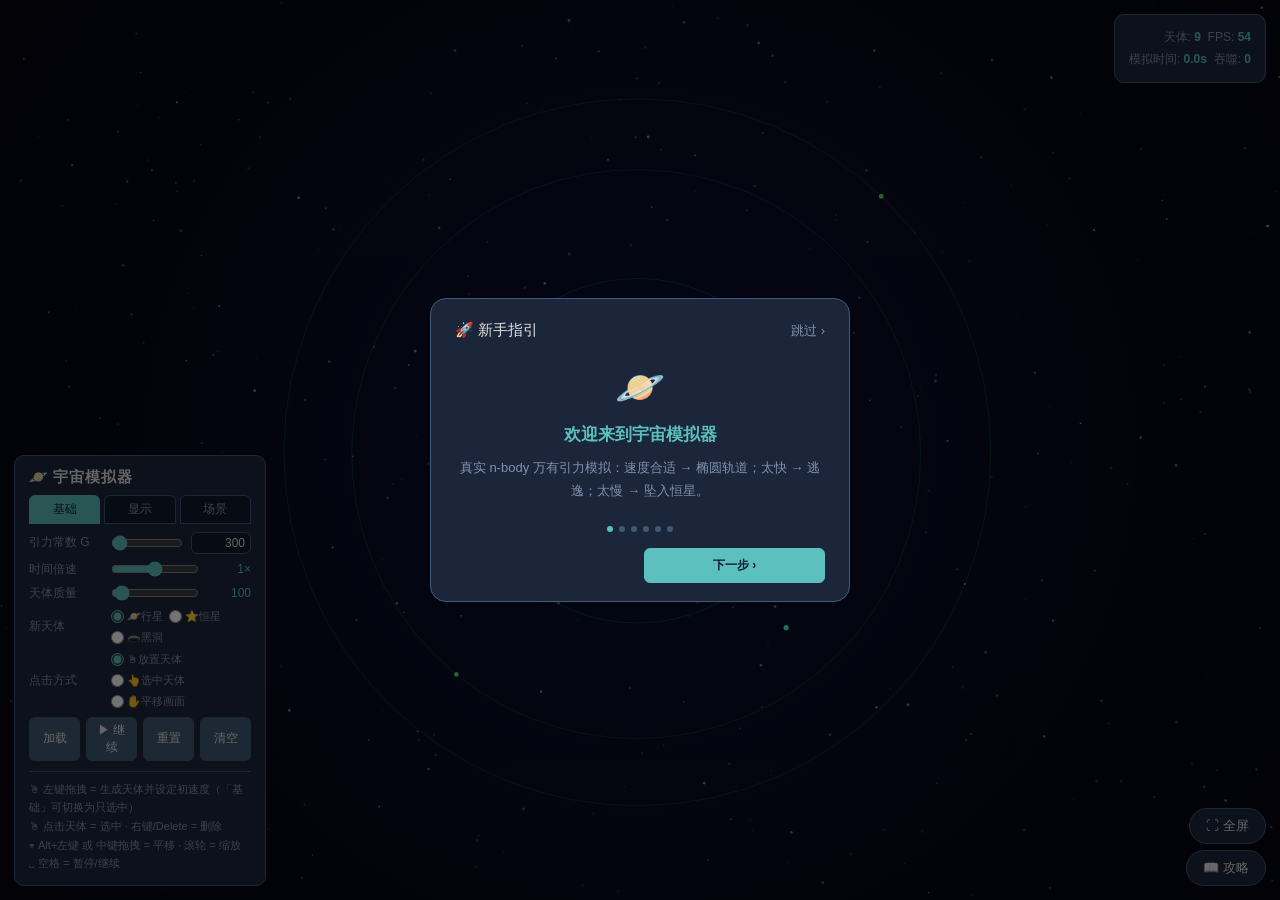
<file: universe.html>
<!DOCTYPE html>
<html lang="zh-CN">
<head>
<meta charset="UTF-8">
<meta name="viewport" content="width=device-width, initial-scale=1.0">
<title> 宇宙模拟器</title>
<style>
  * { margin: 0; padding: 0; box-sizing: border-box; }
  html, body { width: 100%; height: 100%; overflow: hidden; }
  #canvas { display: block; width: 100%; height: 100%; cursor: crosshair; touch-action: none; }
  body {
    font-family: "Segoe UI", "Microsoft YaHei", sans-serif;
    background: var(--bg); color: var(--text);
    transition: background 0.3s, color 0.3s;
  }

  /* ===== 三套扁平主题（深空蓝 / 星云紫 / 熔岩金）===== */
  :root, .theme-astronaut {
    --bg: #0d1b2a; --panel: #1b263b; --border: #415a77;
    --sub: #8091ad; --text: #e0e1dd;
    --accent: #5bc0be; --warn: #f4a261;
    --th-bg: #0d1b2a; --input-bg: #0d1b2a;
  }
  .theme-nebula {
    --bg: #0f0c29; --panel: #241e47; --border: #574a8f;
    --sub: #a89ce0; --text: #ece7ff;
    --accent: #a855f7; --warn: #fbbf24;
    --th-bg: #18133a; --input-bg: #18133a;
  }
  .theme-lava {
    --bg: #14100a; --panel: #2a2014; --border: #6b4a2f;
    --sub: #c9a277; --text: #f7ead9;
    --accent: #f4a261; --warn: #ffd166;
    --th-bg: #1d160d; --input-bg: #1d160d;
  }

  /* 扁平面板（实色 + 细边框，无模糊无重阴影） */
  .panel {
    position: fixed;
    background: var(--panel);
    border: 1px solid var(--border);
    border-radius: 10px;
    padding: 12px 14px;
    user-select: none;
    z-index: 10;
  }

  /* 左下：控制面板 */
  #controls { left: 14px; bottom: 14px; width: 252px; font-size: 13px; max-height: calc(100vh - 28px); overflow-y: auto; }
  #controls h1 { font-size: 15px; margin-bottom: 8px; letter-spacing: 1px; color: var(--text); }
  .cclose { display: none; }   /* 移动端覆盖式设置的关闭按钮（桌面隐藏） */
  #controls h1 .icon { margin-right: 4px; }
  .row { display: flex; align-items: center; gap: 8px; margin: 7px 0; }
  .row label { flex: 0 0 74px; color: var(--sub); font-size: 12px; }
  .row input[type="range"] { flex: 1; min-width: 0; accent-color: var(--accent); }
  .row .val { flex: 0 0 44px; text-align: right; font-size: 12px; color: var(--accent); font-variant-numeric: tabular-nums; }
  .ginput {
    flex: 0 0 60px; min-width: 0; width: 60px;
    background: var(--input-bg); color: var(--text);
    border: 1px solid var(--border); border-radius: 6px;
    padding: 3px 5px; font-size: 12px; text-align: right;
    font-variant-numeric: tabular-nums;
    appearance: textfield; -moz-appearance: textfield;
  }
  .ginput::-webkit-inner-spin-button, .ginput::-webkit-outer-spin-button { -webkit-appearance: none; margin: 0; }
  .ginput:focus { outline: none; border-color: var(--accent); }
  .ginput:focus-visible { outline: 2px solid var(--accent); outline-offset: 1px; }
  .typebtns { flex: 1; display: flex; gap: 6px; flex-wrap: wrap; }
  .typebtns label { flex: 0 0 auto; display: flex; align-items: center; gap: 3px; font-size: 11px; color: var(--sub); cursor: pointer; }
  .typebtns input, .row input[type="checkbox"] { accent-color: var(--accent); }
  select, button {
    background: var(--border);
    color: var(--text);
    border: 1px solid var(--border);
    border-radius: 6px;
    padding: 4px 8px;
    font-size: 12px;
    cursor: pointer;
  }
  select:hover, button:hover { border-color: var(--accent); }
  .btnrow { display: flex; gap: 6px; margin-top: 8px; }
  .btnrow button { flex: 1; }
  #hint { margin-top: 10px; font-size: 11px; line-height: 1.7; color: var(--sub); border-top: 1px solid var(--border); padding-top: 8px; }

  /* 设置面板选项卡 */
  .tabs { display: flex; gap: 4px; margin-bottom: 8px; }
  .tab {
    flex: 1; text-align: center; padding: 5px 0; cursor: pointer;
    border: 1px solid var(--border); border-radius: 6px 6px 0 0;
    color: var(--sub); font-size: 12px; background: var(--th-bg);
  }
  .tab:hover { color: var(--text); border-color: var(--border); }
  .tab.active { background: var(--accent); color: var(--bg); border-color: var(--accent); }
  .tabpane { display: none; }
  .tabpane.active { display: block; }

  /* 右上：统计（移动端不拦截触摸；桌面也允许穿透） */
  #stats { right: 14px; top: 14px; font-size: 12px; min-width: 150px; text-align: right; line-height: 1.8; color: var(--sub); pointer-events: none; }
  #stats b { color: var(--accent); font-variant-numeric: tabular-nums; }

  /* 选中天体信息 */
  #info {
    right: 14px; top: 130px; font-size: 12px; min-width: 170px; line-height: 1.8;
    display: none;
    pointer-events: none;
  }
  #info .close, #info #delBtn { pointer-events: auto; }
  #info .title { color: var(--text); margin-bottom: 4px; }
  #info .close { float: right; cursor: pointer; color: var(--sub); font-size: 13px; }
  #info .close:hover { color: var(--warn); }

  /* 吞噬提示 */
  #feed { position: fixed; top: 14px; left: 50%; transform: translateX(-50%);
    font-size: 13px; color: var(--warn);
    opacity: 0; transition: opacity 0.8s; pointer-events: none; z-index: 20; }

  /* 攻略按钮与面板 */
  #guideBtn {
    position: fixed; right: 14px; bottom: 14px; z-index: 30;
    background: var(--panel); color: var(--text);
    border: 1px solid var(--border); border-radius: 20px;
    padding: 8px 16px; font-size: 13px; cursor: pointer;
  }
  #guideBtn:hover { border-color: var(--accent); }

  /* 全屏按钮（悬停 guideBtn 上方） */
  #fullscreenBtn {
    position: fixed; right: 14px; bottom: 56px; z-index: 30;
    background: var(--panel); color: var(--text);
    border: 1px solid var(--border); border-radius: 20px;
    padding: 8px 16px; font-size: 13px; cursor: pointer;
  }
  #fullscreenBtn:hover { border-color: var(--accent); }
  .overlay {
    position: fixed; inset: 0; z-index: 100;
    background: rgba(0, 0, 0, 0.55);
    display: flex; align-items: center; justify-content: center;
  }
  .guide {
    width: min(620px, 92vw); max-height: 84vh; overflow-y: auto;
    background: var(--panel);
    border: 1px solid var(--border); border-radius: 14px;
    padding: 18px 22px;
  }
  .guide-title { font-size: 17px; color: var(--text); margin-bottom: 12px; display: flex; justify-content: space-between; align-items: center; }
  .gclose { cursor: pointer; color: var(--sub); font-size: 15px; }
  .gclose:hover { color: var(--warn); }
  .guide-body { font-size: 13px; line-height: 1.8; color: var(--text); }
  .guide-body h3 { color: var(--accent); font-size: 14px; margin: 14px 0 6px; }
  .guide-body table { width: 100%; border-collapse: collapse; margin: 6px 0; }
  .guide-body th, .guide-body td { border: 1px solid var(--border); padding: 4px 8px; font-size: 12px; text-align: left; }
  .guide-body th { color: var(--text); background: var(--th-bg); }
  .guide-body td { color: var(--sub); }

  /* 新手指引 */
  .tour {
    width: min(420px, 92vw);
    background: var(--panel);
    border: 1px solid var(--border); border-radius: 16px;
    padding: 22px 24px 18px;
  }
  .tour-title { font-size: 15px; color: var(--text); display: flex; justify-content: space-between; align-items: center; margin-bottom: 14px; }
  .tour-skip { cursor: pointer; color: var(--sub); font-size: 13px; }
  .tour-skip:hover { color: var(--warn); }
  .tour-step { text-align: center; min-height: 158px; display: flex; flex-direction: column; align-items: center; justify-content: center; }
  .tour-icon { font-size: 40px; margin-bottom: 12px; }
  .tour-step h3 { color: var(--accent); font-size: 17px; margin-bottom: 10px; }
  .tour-step p { color: var(--sub); font-size: 13px; line-height: 1.8; }
  .tour-dots { display: flex; justify-content: center; gap: 6px; margin: 14px 0 16px; }
  .tour-dots i { width: 6px; height: 6px; border-radius: 50%; background: var(--border); }
  .tour-dots i.on { background: var(--accent); }
  .tour-btns { display: flex; gap: 8px; }
  .tour-btns button { flex: 1; padding: 8px 0; }
  .tour-btns .tour-primary { background: var(--accent); color: var(--bg); border-color: var(--accent); font-weight: 600; }
  input:focus-visible, select:focus-visible, button:focus-visible {
    outline: 2px solid var(--accent); outline-offset: 1px;
  }

  /* 设置面板折叠按钮（仅移动端显示） */
  #panelToggle { display: none; }
  .ctrlShade { display: none; }   /* 移动端设置遮罩（桌面隐藏） */
  .panesel { display: none; }     /* 移动端面板切换下拉（桌面隐藏，桌面用选项卡） */

  /* ===== 移动端适配（≤768px）===== */
  @media (max-width: 768px) {
    /* 遮罩：点它关闭设置（半透明，露出星空） */
    .ctrlShade {
      display: block;
      position: fixed; inset: 0;
      background: rgba(3, 5, 12, 0.45);
      z-index: 55;
      opacity: 0; visibility: hidden;
      transition: opacity 0.18s;
    }
    .ctrlShade.show { opacity: 1; visibility: visible; }
    /* 设置面板：半屏覆盖式（高度 46~60vh，内容均匀分布，不再贴底迷你或全屏太空） */
    #controls {
      top: auto; left: 0; right: 0; bottom: 0; width: auto;
      min-height: 46vh; max-height: 60vh; margin: 0;
      border-radius: 20px 20px 0 0; border: none;
      background: rgba(8, 10, 22, 0.96);
      z-index: 60;
      padding: 20px 20px calc(20px + env(safe-area-inset-bottom));
      overflow: hidden;
      display: flex; flex-direction: column;
      visibility: hidden; opacity: 0; transform: translateY(100%);
      transition: opacity 0.18s, transform 0.18s;
      pointer-events: none;
    }
    #controls.open {
      visibility: visible; opacity: 1; transform: none; pointer-events: auto;
    }
    #controls h1 {
      position: relative;
      margin-bottom: 14px;
      padding-right: 26px;   /* 给 ✕ 留位，避免文字相挤 */
    }
    .cclose {
      position: absolute; top: 0; right: 0; float: none;
      cursor: pointer;
      color: var(--sub); font-size: 16px; line-height: 1.2;
    }
    .cclose:hover { color: var(--warn); }
    /* 内容区：行距拉开、可滚动；按钮行固定底部 */
    #controls .tabpane.active { flex: 1; overflow-y: auto; min-height: 0; }
    #controls .row { margin: 12px 0; }
    .btnrow { flex-shrink: 0; margin-top: 14px; }
    #panelToggle {
      display: block; position: fixed; left: 10px; bottom: 10px; z-index: 25;
      background: var(--panel); color: var(--text);
      border: 1px solid var(--border); border-radius: 18px;
      padding: 8px 14px; font-size: 13px; cursor: pointer;
    }
    #stats { top: 8px; right: 8px; font-size: 11px; min-width: 0; }
    #info { right: 8px; top: 40px; font-size: 11px; min-width: 0; }
    #hint { display: none; }        /* 移动端省空间 */
    /* 移动端精简 UI：隐藏选项卡横条（改用下拉选择器切换面板），隐藏次要统计行 */
    .tabs { display: none; }
    .panesel { display: block; width: 100%; margin-bottom: 14px; }
    #stats .minor { display: none; }
    #guideBtn { right: 8px; bottom: 8px; }
    #fullscreenBtn { right: 8px; bottom: 52px; }
  }
</style>
</head>
<body class="theme-astronaut">
<canvas id="canvas"></canvas>

<div id="ctrlShade" class="ctrlShade"></div>

<div class="panel" id="controls">
  <h1><span class="icon">🪐</span>宇宙模拟器 <span class="cclose" id="ctrlClose" title="关闭">✕</span></h1>
  <select id="paneSel" class="panesel" title="切换面板">
    <option value="base">⚙ 基础设置</option>
    <option value="view">👁 显示</option>
    <option value="scene">🌌 预设场景</option>
  </select>
  <div class="tabs">
    <button class="tab active" data-tab="base"> 基础</button>
    <button class="tab" data-tab="view"> 显示</button>
    <button class="tab" data-tab="scene"> 场景</button>
  </div>
  <div class="tabpane active" id="pane-base">
    <div class="row"><label>引力常数 G</label><input type="range" id="gSlider" min="10" max="30000" step="10" value="300"><input type="number" id="gInput" class="ginput" value="300" min="1" step="any"></div>
    <div class="row"><label>时间倍速</label><input type="range" id="timeSlider" min="-200" max="200" step="1" value="0"><span class="val" id="timeVal">1×</span></div>
    <div class="row"><label>天体质量</label><input type="range" id="massSlider" min="5" max="2000" step="5" value="100"><span class="val" id="massVal">100</span></div>
    <div class="row"><label>新天体</label>
      <div class="typebtns">
        <label><input type="radio" name="btype" value="planet" checked><span>🪐行星</span></label>
        <label><input type="radio" name="btype" value="star"><span>⭐恒星</span></label>
        <label><input type="radio" name="btype" value="blackhole"><span>🕳️黑洞</span></label>
      </div>
    </div>
    <div class="row"><label>点击方式</label>
      <div class="typebtns">
        <label><input type="radio" name="clickmode" value="place" checked><span>🖱放置天体</span></label>
        <label><input type="radio" name="clickmode" value="select"><span>👆选中天体</span></label>
        <label><input type="radio" name="clickmode" value="pan"><span>✋平移画面</span></label>
      </div>
    </div>
  </div>
  <div class="tabpane" id="pane-view">
    <div class="row"><label>尾迹</label><input type="checkbox" id="trailCk" checked><span style="font-size:12px;color:var(--sub)">显示轨道尾迹</span></div>
    <div class="row"><label>预测轨道</label><input type="checkbox" id="orbitCk" checked><span style="font-size:12px;color:var(--sub)">显示预计轨道</span></div>
    <div class="row"><label>界面主题</label>
      <select id="themeSel">
        <option value="astronaut" selected>深空蓝</option>
        <option value="nebula">星云紫</option>
        <option value="lava"> 熔岩金</option>
      </select>
    </div>
  </div>
  <div class="tabpane" id="pane-scene">
    <div class="row"><label>预设场景</label>
      <select id="presetSel">
        <option value="binary">双星系统</option>
        <option value="galaxy"> 螺旋星系</option>
        <option value="solar" selected>太阳系</option>
        <option value="collide">黑洞对撞</option>
        <option value="cluster"> 星团</option>
        <option value="chaos"> 随机混沌</option>
        <option value="accretion">黑洞吸积盘</option>
      </select>
    </div>
  </div>
  <div class="btnrow">
    <button id="loadBtn">加载</button>
    <button id="pauseBtn">⏸ 暂停</button>
    <button id="resetBtn">重置</button>
    <button id="clearBtn">清空</button>
  </div>
  <div id="hint">
    🖱 左键拖拽 = 生成天体并设定初速度（「基础」可切换为只选中）<br>
    🖱 点击天体 = 选中 · 右键/Delete = 删除<br>
    ⌨ Alt+左键 或 中键拖拽 = 平移 · 滚轮 = 缩放<br>
    ␣ 空格 = 暂停/继续
  </div>
</div>

<div class="panel" id="stats">
  天体: <b id="stCount">0</b> &nbsp;FPS: <b id="stFps">0</b><br>
  <span class="minor">模拟时间: <b id="stTime">0.0s</b> &nbsp;吞噬: <b id="stFeed">0</b></span>
</div>

<div class="panel" id="info">
  <span class="close" id="infoClose">✕</span>
  <div class="title" id="infoTitle">选中天体</div>
  <div id="infoBody"></div>
  <button id="delBtn" style="margin-top:8px;width:100%">🗑 删除</button>
</div>

<div id="feed"></div>

<button id="guideBtn" title="打开攻略">📖 攻略</button>
<button id="fullscreenBtn" title="切换全屏">⛶ 全屏</button>
<button id="panelToggle" title="设置">⚙ 设置</button>
<div id="guideOverlay" class="overlay" style="display:none">
  <div class="guide">
    <div class="guide-title">🪐 宇宙模拟器攻略 <span class="gclose" id="guideClose">✕</span></div>
    <div class="guide-body">
      <h3>🎮 操作速查</h3>
      <table>
        <tr><th>操作</th><th>效果</th></tr>
        <tr><td>左键拖拽空白</td><td>生成天体 + 设定初速度（箭头预览）；在「基础」可切换为只选中</td></tr>
        <tr><td>点击天体</td><td>选中 + 相机居中跟踪（看质量/速度/能量）</td></tr>
        <tr><td>右键 / Delete</td><td>删除选中天体</td></tr>
        <tr><td>滚轮</td><td>缩放（0.1×~8×）</td></tr>
        <tr><td>Alt+左键 / 中键拖</td><td>平移视口</td></tr>
        <tr><td>空格</td><td>暂停 / 继续</td></tr>
        <tr><td>点击空白</td><td>退出跟踪模式</td></tr>
      </table>
      <h3>🎛 面板参数</h3>
      <table>
        <tr><th>参数</th><th>说明</th></tr>
        <tr><td>引力常数 G</td><td>整体引力强度：越大轨道越快越紧，越小越松散（可输入）</td></tr>
        <tr><td>时间倍速</td><td>0.01×~100× 全范围真实生效，看演化 / 看细节</td></tr>
        <tr><td>天体质量</td><td>新天体的质量，决定半径与引力影响力</td></tr>
        <tr><td>新天体类型</td><td>🪐行星 / ⭐恒星 / 🕳️黑洞，切换时质量自动匹配</td></tr>
        <tr><td>点击方式</td><td>🖱放置天体：拖拽空白生成 + 设初速度；👆选中天体：只点选不生成；✋平移画面：单指/左键拖拽平移（点击空白取消选中）</td></tr>
        <tr><td>尾迹 / 预测轨道</td><td>轨道拖尾；大天体淡椭圆 + 选中体亮虚线预测</td></tr>
      </table>
      <h3>🔬 物理机制</h3>
      真实 n-body 万有引力（leapfrog 积分）：速度合适 → 椭圆轨道；太快 → 逃逸；太慢 → 坠入。
      天体相撞质量相加（动量守恒）；<b>黑洞吞噬</b>质量差 20 倍以上的小体时橙色闪光。
      黑洞吸积盘粒子带微阻力，螺旋内落。
      <h3>🌌 七大预设</h3>
      <table>
        <tr><th>预设</th><th>看点 / 推荐</th></tr>
        <tr><td>螺旋星系</td><td>650 体旋臂演化；跟踪中心黑洞调 10×~30×</td></tr>
        <tr><td>双星系统</td><td>两恒星互绕；加行星看三体混沌</td></tr>
        <tr><td>太阳系</td><td>8 行星圆轨道；1× 慢速看行星公转</td></tr>
        <tr><td>黑洞对撞</td><td>双黑洞椭圆互绕合并；调 5×~20× 看对撞</td></tr>
        <tr><td>星团</td><td>320 天体坍缩合并；调 20× 看星团成型</td></tr>
        <tr><td>随机混沌</td><td>280 体碰撞演化；看自然合并成团</td></tr>
        <tr><td>黑洞吸积盘</td><td>炽热粒子螺旋内落；1×~2× 看吞噬闪光</td></tr>
      </table>
      <h3>🚀 进阶技巧</h3>
      <b>造太阳系</b>：选 ⭐ 恒星生成一颗 → 切 🪐 行星在旁拖拽（速度垂直连线）→ 开预测轨道微调。<br>
      <b>黑洞吞噬秀</b>：吸积盘预设调 10×，看粒子被吞、闪光连发。<br>
      <b>轨道口诀</b>：圆轨道速度 ≈ √(G·M/r)——质量×G 定引力源，距离定轨道尺度。
      <h3>⚡ 性能提示</h3>
      天体上限 1200（移动端 400）；卡顿先关<b>尾迹</b>（最耗渲染）。帧率自适应自动降子步，无需手动。<br>
      <button id="tourBtn" style="margin-top:14px;width:100%">🚀 重新查看新手指引</button>
    </div>
  </div>
</div>

<!-- 新手指引（首次打开自动弹出，可跳过） -->
<div id="tourOverlay" class="overlay" style="display:none">
  <div class="tour">
    <div class="tour-title">🚀 新手指引 <span class="tour-skip" id="tourSkip">跳过 ›</span></div>
    <div class="tour-step" id="tourStep"></div>
    <div class="tour-dots" id="tourDots"></div>
    <div class="tour-btns">
      <button id="tourPrev">‹ 上一步</button>
      <button id="tourNext" class="tour-primary">下一步 ›</button>
    </div>
  </div>
</div>

<script>
// ============================================================
// PHYSICS-START  ——  纯物理引擎（无 DOM 依赖，node 可提取测试）
// ============================================================
const PHYS_DT = 1 / 240;        // 固定物理步长（秒）
const SOFTENING = 2;            // 软化常数 ε（像素），防 r→0 奇点
const TRAIL_LEN = 50;           // 尾迹长度（帧）
let MAX_BODIES = 1200;          // 天体数量上限（移动端降低）
const MAX_SUB_DT_MULT = 16;     // 物理步长上限（PHYS_DT 的倍数，leapfrog 稳定域）

// 天体类型 -> 颜色色相（渲染用）
const TYPE_HUE = { star: 30, planet: 205, blackhole: 272 };

function radiusFromMass(m) {
  // 半径 ∝ 质量^(1/3)，观感缩放
  return 1.2 + 3.2 * Math.cbrt(m / 100);
}

function makeBody(x, y, vx, vy, mass, type) {
  return {
    x, y, vx, vy, mass,
    type: type || 'planet',
    radius: radiusFromMass(mass),
    ax: 0, ay: 0,             // 加速度缓存（leapfrog 半 kick 用）
    trail: [],                // 世界坐标尾迹点
    dead: false,              // 待删除标记
    born: 0                   // 出生时间（物理秒）
  };
}

// O(n²) 加速度计算：每对天体一次对称计算
function computeAccelerations(bodies, G, eps) {
  const n = bodies.length;
  for (let i = 0; i < n; i++) {
    bodies[i].ax = 0;
    bodies[i].ay = 0;
  }
  for (let i = 0; i < n; i++) {
    const a = bodies[i];
    for (let j = i + 1; j < n; j++) {
      const b = bodies[j];
      const dx = b.x - a.x;
      const dy = b.y - a.y;
      const r2 = dx * dx + dy * dy + eps * eps;
      const invR3 = 1 / (r2 * Math.sqrt(r2));
      // a 受 b 的加速度: G·mb/r³·dr ; b 受 a: -G·ma/r³·dr
      a.ax += G * b.mass * invR3 * dx;
      a.ay += G * b.mass * invR3 * dy;
      b.ax -= G * a.mass * invR3 * dx;
      b.ay -= G * a.mass * invR3 * dy;
    }
  }
}

// Leapfrog / velocity-Verlet 单步（进入时 ax,ay 为上一步缓存值）
function stepUniverse(bodies, dt, G, eps) {
  for (const b of bodies) {
    b.vx += 0.5 * b.ax * dt;
    b.vy += 0.5 * b.ay * dt;
    b.x += b.vx * dt;
    b.y += b.vy * dt;
  }
  computeAccelerations(bodies, G, eps);
  for (const b of bodies) {
    b.vx += 0.5 * b.ax * dt;
    b.vy += 0.5 * b.ay * dt;
  }
}

// 碰撞合并。返回吞噬事件数组 [{x,y}]（渲染层附加时间戳）
function collideBodies(bodies) {
  const TYPE_PRIORITY = { blackhole: 3, star: 2, planet: 1 };
  const feedEvents = [];
  const n = bodies.length;
  for (let i = 0; i < n; i++) {
    const a = bodies[i];
    if (a.dead) continue;
    for (let j = i + 1; j < n; j++) {
      const b = bodies[j];
      if (b.dead) continue;
      const dx = b.x - a.x, dy = b.y - a.y;
      const rr = a.radius + b.radius;
      if (dx * dx + dy * dy > rr * rr) continue;
      // 合并：动量守恒、质心位置（先保存原始质量——合并会覆盖 keep.mass）
      const ma = a.mass, mb = b.mass;
      const m = ma + mb;
      const keep = a, del = b;
      keep.x = (a.x * ma + b.x * mb) / m;
      keep.y = (a.y * ma + b.y * mb) / m;
      keep.vx = (a.vx * ma + b.vx * mb) / m;
      keep.vy = (a.vy * ma + b.vy * mb) / m;
      keep.mass = m;
      keep.radius = radiusFromMass(m);
      // 类型取优先级高的
      if (TYPE_PRIORITY[del.type] > TYPE_PRIORITY[keep.type]) keep.type = del.type;
      // 黑洞吞噬判定（与下标顺序无关：合并结果为黑洞且原始质量悬殊）
      const ratio = Math.max(ma, mb) / Math.min(ma, mb);
      if (keep.type === 'blackhole' && ratio > 20) {
        feedEvents.push({ x: keep.x, y: keep.y });
      }
      del.dead = true;
    }
  }
  return bodies.filter(b => !b.dead).length !== n
    ? { bodies: bodies.filter(b => !b.dead), feedEvents }
    : { bodies, feedEvents };
}

// ---------- 预计轨道 ----------
// 开普勒轨道要素：天体(质量 mass)在质心系中绕系统质心(M = 系统总质量)的椭圆轨道。
// 两体精确式：天体绕质心的运动等价于中心质量 (M−m)³/M² 的中心场（m≪M 时退化为 M−m）。
// 返回 {a, e, p, theta0}（半长轴/离心率/半通径/近日点角），非束缚或不可画时返回 null。
function computeKeplerOrbit(bx, by, bvx, bvy, mass, comX, comY, comVx, comVy, G, M) {
  const rx = bx - comX, ry = by - comY;
  const vx = bvx - comVx, vy = bvy - comVy;
  const r = Math.hypot(rx, ry);
  if (r < 1e-6) return null;               // 位于质心（如中心黑洞自身）
  const v2 = vx * vx + vy * vy;
  const mu = G * (M - mass) ** 3 / (M * M);
  const eps = v2 / 2 - mu / r;             // 比能量
  if (eps >= 0) return null;               // 抛物线/双曲 → 逃逸
  const h = rx * vy - ry * vx;             // 角动量 z 分量
  if (h === 0) return null;                // 纯径向
  const a = -mu / (2 * eps);
  const e = Math.sqrt(Math.max(0, 1 + 2 * eps * h * h / (mu * mu)));
  if (e >= 0.97 || a > 5000) return null;  // 极扁/巨轨道不画
  const p = h * h / mu;
  // 近日点方向（拉普拉斯-龙格-楞次向量）：e_vec = (v×h)/μ − r̂
  const ex = (vy * h) / mu - rx / r;
  const ey = (-vx * h) / mu - ry / r;
  return { a, e, p, theta0: Math.atan2(ey, ex) };
}

// 椭圆采样点（世界坐标，samples 个点闭合一周，末点回到起点）
function keplerOrbitPoints(orbit, comX, comY, samples) {
  const { e, p, theta0 } = orbit;
  const pts = new Array(samples + 1);
  for (let i = 0; i < samples; i++) {
    const th = (i / samples) * Math.PI * 2;
    const rr = p / (1 + e * Math.cos(th));
    pts[i] = {
      x: comX + Math.cos(theta0 + th) * rr,
      y: comY + Math.sin(theta0 + th) * rr
    };
  }
  pts[samples] = pts[0];                   // 闭合
  return pts;
}

// 多体数值预测：场源(others)位置冻结，leapfrog 前向积分 steps×dt 秒，
// 返回预测路径点数组（每 4 步取一点）。支持 drag 阻尼（吸积盘螺旋）。
function predictOrbit(body, others, G, steps, dt) {
  const pred = { x: body.x, y: body.y, vx: body.vx, vy: body.vy, mass: body.mass, drag: body.drag || 0 };
  const eps = SOFTENING;
  let ax = 0, ay = 0;
  for (const o of others) {
    const dx = o.x - pred.x, dy = o.y - pred.y;
    const r2 = dx * dx + dy * dy + eps * eps;
    const inv = 1 / (r2 * Math.sqrt(r2));
    ax += G * o.mass * inv * dx;
    ay += G * o.mass * inv * dy;
  }
  const pts = [{ x: pred.x, y: pred.y }];
  const dragF = pred.drag ? (1 - pred.drag * 240 * dt) : 1;
  for (let s = 0; s < steps; s++) {
    pred.vx = pred.vx * dragF + 0.5 * ax * dt;
    pred.vy = pred.vy * dragF + 0.5 * ay * dt;
    pred.x += pred.vx * dt;
    pred.y += pred.vy * dt;
    ax = 0; ay = 0;
    for (const o of others) {
      const dx = o.x - pred.x, dy = o.y - pred.y;
      const r2 = dx * dx + dy * dy + eps * eps;
      const inv = 1 / (r2 * Math.sqrt(r2));
      ax += G * o.mass * inv * dx;
      ay += G * o.mass * inv * dy;
    }
    pred.vx += 0.5 * ax * dt;
    pred.vy += 0.5 * ay * dt;
    if (s % 4 === 3) pts.push({ x: pred.x, y: pred.y });
  }
  return pts;
}

// 解析正数输入（通用）：合法返回 number，否则返回 null
function parsePositiveInput(str) {
  const v = Number(String(str).trim());
  return Number.isFinite(v) && v > 0 ? v : null;
}

// 解析 G 常数输入：额外钳制合理范围 [1e-3, 1e6]，
// 防极端值 G·m 溢出为 Infinity 污染全部天体（1e308×22000 → Infinity → NaN）
function parseGInput(str) {
  const v = Number(String(str).trim());
  return Number.isFinite(v) && v >= 1e-3 && v <= 1e6 ? v : null;
}

// 新天体类型的合理默认质量（切换类型时质量滑块联动）
const TYPE_DEFAULT_MASS = { planet: 100, star: 500, blackhole: 1500 };

// 帧调度：模拟时间债累积 → 动态加粗物理步长消化时间。
// 慢速时精确（时间债保留到下帧），高速时用大步长在 MAX_SUBSTEPS 内完成。
// 步长硬上限 MAX_SUB_DT_MULT×PHYS_DT ≈ 67ms：leapfrog 稳定域 ω·dt<2，
// 最紧轨道（galaxy 内圈 ω≈5.5 rad/s）ω·dt≈0.37，余量充足。
// 返回 { accum, subDt, substeps }；substeps=0 表示本帧不推进（时间债累积中）。
function scheduleSubsteps(accum, dtFrame, timeScale, maxSubsteps) {
  accum += dtFrame * timeScale;
  let big = Math.ceil(accum / (PHYS_DT * maxSubsteps));
  big = Math.max(1, Math.min(big, MAX_SUB_DT_MULT));   // 下界 1 防 subDt=0 除零
  const subDt = PHYS_DT * big;
  let substeps = Math.floor(accum / subDt);
  accum -= substeps * subDt;
  substeps = Math.min(substeps, maxSubsteps);   // 步长受限时丢弃超额时间（性能保护）
  return { accum, subDt, substeps };
}

// 预设场景生成器 ----------
function presetBinary() {
  const G = 300, m = 3000, d = 150;
  const omega = Math.sqrt(G * (m + m) / (d * d * d));
  const v = omega * d / 2;
  const bodies = [];
  bodies.push(makeBody(-d / 2, 0, 0, -v, m, 'star'));
  bodies.push(makeBody(d / 2, 0, 0, v, m, 'star'));
  // 少量远距离行星点缀
  for (let i = 0; i < 6; i++) {
    const ang = (i / 6) * Math.PI * 2;
    const r = 320 + i * 40;
    const vo = Math.sqrt(G * (2 * m) / r);
    bodies.push(makeBody(Math.cos(ang) * r, Math.sin(ang) * r,
      -Math.sin(ang) * vo, Math.cos(ang) * vo, 8, 'planet'));
  }
  return bodies;
}

function presetGalaxy() {
  const G = 300, Mbh = 22000, count = 650;
  const bodies = [];
  bodies.push(makeBody(0, 0, 0, 0, Mbh, 'blackhole'));
  for (let i = 0; i < count; i++) {
    // 圆盘密度 ~ 1/r，半径 60..420
    const r = 60 + 360 * Math.sqrt(Math.random());
    const ang = Math.random() * Math.PI * 2;
    const m = 0.8 + Math.random() * 6;
    // 开普勒速度（中心黑洞主导）
    const vk = Math.sqrt(G * Mbh / r);
    const v = vk * (0.96 + Math.random() * 0.08);
    bodies.push(makeBody(
      Math.cos(ang) * r, Math.sin(ang) * r,
      -Math.sin(ang) * v, Math.cos(ang) * v,
      m, 'planet'));
  }
  return bodies;
}

function presetChaos() {
  const bodies = [];
  const count = 280;
  for (let i = 0; i < count; i++) {
    const m = 2 + Math.pow(Math.random(), 2.5) * 200;
    const type = m > 60 ? 'star' : 'planet';
    bodies.push(makeBody(
      (Math.random() - 0.5) * 1400,
      (Math.random() - 0.5) * 1400,
      (Math.random() - 0.5) * 2.4,
      (Math.random() - 0.5) * 2.4,
      m, type));
  }
  return bodies;
}

function presetAccretion() {
  const G = 300, Mbh = 40000;
  const bodies = [makeBody(0, 0, 0, 0, Mbh, 'blackhole')];
  // 炽热吸积盘：粒子紧贴黑洞（55~150px）、暖色、内落快——与冷色螺旋星系区分
  for (let i = 0; i < 64; i++) {
    const r = 55 + Math.random() * 95;
    const ang = Math.random() * Math.PI * 2;
    const vk = Math.sqrt(G * Mbh / r) * 0.97;
    const m = 1 + Math.random() * 4;
    const b = makeBody(
      Math.cos(ang) * r, Math.sin(ang) * r,
      -Math.sin(ang) * vk, Math.cos(ang) * vk,
      m, 'planet');
    b.hue = 18 + Math.random() * 30;   // 橙色炽热盘
    b.drag = 0.00025;                  // 内落更快（每物理步，≈ 原 0.0001 的 2.5 倍）
    bodies.push(b);
  }
  return bodies;
}

// 太阳系：中心恒星 + 8 行星（距离递增、冷色系渐变）
function presetSolar() {
  const G = 300, Msun = 8000;
  const bodies = [makeBody(0, 0, 0, 0, Msun, 'star')];
  const planets = [
    [70, 4, 205], [100, 7, 195], [135, 12, 190], [175, 30, 175],
    [230, 8, 160], [290, 20, 140], [350, 28, 125], [420, 5, 110]
  ];
  for (const [r, m, hue] of planets) {
    const v = Math.sqrt(G * Msun / r);
    const ang = Math.random() * Math.PI * 2;
    const b = makeBody(
      Math.cos(ang) * r, Math.sin(ang) * r,
      -Math.sin(ang) * v, Math.cos(ang) * v,
      m, 'planet');
    b.hue = hue;
    bodies.push(b);
  }
  return bodies;
}

// 黑洞对撞：双黑洞椭圆互绕（远日点出发）+ 尘埃粒子
function presetCollide() {
  const G = 300, m = 26000;
  const bodies = [];
  const a = 200, e = 0.55;
  const mu = G * (m + m);
  const r0 = a * (1 + e);                        // 远日点距离
  const v0 = Math.sqrt(mu * (2 / r0 - 1 / a));   // 远日点相对速度（vis-viva）
  bodies.push(makeBody(-r0 / 2, 0, 0, v0 / 2, m, 'blackhole'));
  bodies.push(makeBody(r0 / 2, 0, 0, -v0 / 2, m, 'blackhole'));
  for (let i = 0; i < 40; i++) {
    const r = 420 + Math.random() * 200;
    const ang = Math.random() * Math.PI * 2;
    const vk = Math.sqrt(G * 2 * m / r) * (0.97 + Math.random() * 0.06);
    const b = makeBody(
      Math.cos(ang) * r, Math.sin(ang) * r,
      -Math.sin(ang) * vk, Math.cos(ang) * vk,
      2 + Math.random() * 3, 'planet');
    b.hue = 265 + Math.random() * 35;            // 紫罗兰尘埃
    bodies.push(b);
  }
  return bodies;
}

// 星团：320 恒星球状分布，维里化速度 → 缓慢坍缩合并
function presetCluster() {
  const G = 300;
  const bodies = [];
  const count = 320;
  const Mapprox = count * 100 * 0.5;             // 星团有效质量近似
  for (let i = 0; i < count; i++) {
    const r = 80 + 420 * Math.sqrt(Math.random());
    const ang = Math.random() * Math.PI * 2;
    const m = 20 + Math.random() * 180;
    const vk = Math.sqrt(G * Mapprox / r) * (0.7 + Math.random() * 0.4);
    const b = makeBody(
      Math.cos(ang) * r, Math.sin(ang) * r,
      -Math.sin(ang) * vk, Math.cos(ang) * vk,
      m, m > 120 ? 'star' : 'planet');
    bodies.push(b);
  }
  return bodies;
}

function createPreset(name) {
  if (name === 'binary') return presetBinary();
  if (name === 'chaos') return presetChaos();
  if (name === 'accretion') return presetAccretion();
  if (name === 'solar') return presetSolar();
  if (name === 'collide') return presetCollide();
  if (name === 'cluster') return presetCluster();
  return presetGalaxy();
}

// 导出让 node 测试脚本提取（浏览器中无害）
if (typeof globalThis !== 'undefined') {
  globalThis.UNIVERSE_PHYSICS = {
    PHYS_DT, SOFTENING, TRAIL_LEN, MAX_BODIES, TYPE_HUE,
    radiusFromMass, makeBody, computeAccelerations,
    stepUniverse, collideBodies, createPreset,
    computeKeplerOrbit, keplerOrbitPoints, predictOrbit,
    scheduleSubsteps, MAX_SUB_DT_MULT, parsePositiveInput, parseGInput,
    TYPE_DEFAULT_MASS
  };
}
// PHYSICS-END
// ============================================================

// ============================================================
// 设备检测：触屏/窄屏 → 移动端模式（精简 UI + 降性能）
// ============================================================
const IS_MOBILE = typeof window !== 'undefined' &&
  ((window.matchMedia && window.matchMedia('(pointer: coarse)').matches) || window.innerWidth <= 768);

// ============================================================
// 渲染层
// ============================================================
const canvas = document.getElementById('canvas');
const ctx = canvas.getContext('2d');
let W = 0, H = 0, DPR = 1;
const camera = { cx: 0, cy: 0, zoom: 1 };

function resize() {
  DPR = window.devicePixelRatio || 1;
  W = canvas.clientWidth = window.innerWidth;
  H = canvas.clientHeight = window.innerHeight;
  canvas.width = W * DPR;
  canvas.height = H * DPR;
  ctx.setTransform(DPR, 0, 0, DPR, 0, 0);
  buildStars();
}
window.addEventListener('resize', resize);

function worldToScreen(wx, wy) {
  return {
    x: (wx - camera.cx) * camera.zoom + W / 2,
    y: (wy - camera.cy) * camera.zoom + H / 2
  };
}
function screenToWorld(sx, sy) {
  return {
    x: (sx - W / 2) / camera.zoom + camera.cx,
    y: (sy - H / 2) / camera.zoom + camera.cy
  };
}

// 背景星点（屏幕相对坐标，随视口平移缓动）
let stars = [];
function buildStars() {
  stars = [];
  for (let i = 0; i < (IS_MOBILE ? 120 : 420); i++) {
    stars.push({
      x: Math.random(), y: Math.random(),
      r: 0.4 + Math.random() * 1.1,
      a: 0.15 + Math.random() * 0.5,
      tw: Math.random() * Math.PI * 2
    });
  }
}

// 主题 → 场景背景渐变（与 UI 主题联动）
const THEME_SKY = {
  astronaut: ['#0b1030', '#060818', '#020208'],
  nebula: ['#1a1236', '#0d0820', '#05030f'],
  lava: ['#241505', '#120b04', '#060302']
};
let currentTheme = 'astronaut';

// 天空色平滑过渡：切主题时 lerp，避免生硬跳变
function hexToRgb(hex) {
  const n = parseInt(hex.slice(1), 16);
  return [(n >> 16) & 255, (n >> 8) & 255, n & 255];
}
let skyNow = THEME_SKY.astronaut.map(hexToRgb);
let skyTo = THEME_SKY.astronaut.map(hexToRgb);

function drawBackground(t) {
  // 深空渐变（天空色朝目标主题平滑过渡）
  for (let i = 0; i < 3; i++) {
    skyNow[i][0] += (skyTo[i][0] - skyNow[i][0]) * 0.06;
    skyNow[i][1] += (skyTo[i][1] - skyNow[i][1]) * 0.06;
    skyNow[i][2] += (skyTo[i][2] - skyNow[i][2]) * 0.06;
  }
  const g = ctx.createRadialGradient(W / 2, H / 2, 0, W / 2, H / 2, Math.max(W, H) * 0.75);
  g.addColorStop(0, `rgb(${skyNow[0].map(Math.round).join(',')})`);
  g.addColorStop(0.55, `rgb(${skyNow[1].map(Math.round).join(',')})`);
  g.addColorStop(1, `rgb(${skyNow[2].map(Math.round).join(',')})`);
  ctx.fillStyle = g;
  ctx.fillRect(0, 0, W, H);
  // 星点（视差 0.12，闪烁；暖色星 + 亮星星芒分层）
  const px = camera.cx * camera.zoom * 0.12;
  const py = camera.cy * camera.zoom * 0.12;
  for (const s of stars) {
    let sx = (s.x * W - px) % W; if (sx < 0) sx += W;
    let sy = (s.y * H - py) % H; if (sy < 0) sy += H;
    const twinkle = 0.7 + 0.3 * Math.sin(t * 1.5 + s.tw);
    ctx.globalAlpha = s.a * twinkle;
    ctx.fillStyle = '#cdd8ff';
    ctx.beginPath();
    ctx.arc(sx, sy, s.r, 0, Math.PI * 2);
    ctx.fill();
  }
  ctx.globalAlpha = 1;
}

// 天体类型 -> 颜色（预设可用 b.hue 覆盖色相）
function bodyColor(b) {
  const hue = b.hue ?? TYPE_HUE[b.type] ?? 205;
  return `hsl(${hue}, 90%, 62%)`;
}

function drawBody(b, t) {
  const p = worldToScreen(b.x, b.y);
  if (p.x < -80 || p.x > W + 80 || p.y < -80 || p.y > H + 80) return;
  const r = Math.max(0.4, b.radius * camera.zoom);

  if (b.type === 'blackhole') {
    // 吸积盘光环
    const ring = ctx.createRadialGradient(p.x, p.y, r * 0.4, p.x, p.y, r * 2.6);
    ring.addColorStop(0, 'rgba(255,140,60,0.0)');
    ring.addColorStop(0.55, 'rgba(255,170,80,0.55)');
    ring.addColorStop(0.8, 'rgba(255,120,40,0.15)');
    ring.addColorStop(1, 'rgba(255,120,40,0)');
    ctx.fillStyle = ring;
    ctx.beginPath();
    ctx.arc(p.x, p.y, r * 2.6, 0, Math.PI * 2);
    ctx.fill();
    // 事件视界
    ctx.fillStyle = '#05050c';
    ctx.beginPath();
    ctx.arc(p.x, p.y, r * 0.9, 0, Math.PI * 2);
    ctx.fill();
    ctx.strokeStyle = 'rgba(150,120,255,0.8)';
    ctx.lineWidth = 1;
    ctx.stroke();
  } else if (b.type === 'star') {
    // 恒星：发光 + 纯色圆（移动端纯色渲染，跳过发光）
    if (!IS_MOBILE && r > 6) {
      const glow = ctx.createRadialGradient(p.x, p.y, 0, p.x, p.y, r * 2.8);
      glow.addColorStop(0, 'rgba(255,255,255,0.35)');
      glow.addColorStop(0.4, hexToRgba(bodyColor(b), 0.25));
      glow.addColorStop(1, 'rgba(0,0,0,0)');
      ctx.fillStyle = glow;
      ctx.beginPath();
      ctx.arc(p.x, p.y, r * 2.8, 0, Math.PI * 2);
      ctx.fill();
    }
    ctx.fillStyle = bodyColor(b);
    ctx.beginPath();
    ctx.arc(p.x, p.y, Math.max(0.4, r), 0, Math.PI * 2);
    ctx.fill();
  } else {
    // 行星：左上受光渐变球体（体积感）；小星退化为纯色圆
    const col = bodyColor(b);
    let bodyFill = col;
    if (!IS_MOBILE && r > 3) {
      const pg = ctx.createRadialGradient(p.x - r * 0.35, p.y - r * 0.35, r * 0.1, p.x, p.y, r * 1.02);
      pg.addColorStop(0, 'rgba(255,255,255,0.5)');
      pg.addColorStop(0.45, hexToRgba(col, 1));
      pg.addColorStop(1, 'rgba(0,0,0,0.6)');
      bodyFill = pg;
    }
    if (!IS_MOBILE && r > 6) {
      const glow = ctx.createRadialGradient(p.x, p.y, 0, p.x, p.y, r * 2.8);
      glow.addColorStop(0, 'rgba(255,255,255,0.35)');
      glow.addColorStop(0.4, hexToRgba(col, 0.25));
      glow.addColorStop(1, 'rgba(0,0,0,0)');
      ctx.fillStyle = glow;
      ctx.beginPath();
      ctx.arc(p.x, p.y, r * 2.8, 0, Math.PI * 2);
      ctx.fill();
    }
    ctx.fillStyle = bodyFill;
    ctx.beginPath();
    ctx.arc(p.x, p.y, Math.max(0.4, r), 0, Math.PI * 2);
    ctx.fill();
  }
}

// 选中天体：旋转扫描环 + 四角定位点（天文望远镜取景器感）
function drawSelectionRing(now) {
  if (!selected) return;
  const p = worldToScreen(selected.x, selected.y);
  const rr = Math.max(12, selected.radius * camera.zoom) + 9;
  ctx.save();
  ctx.setLineDash([7, 5]);
  ctx.lineDashOffset = -now * 0.045;
  ctx.lineWidth = 1.4;
  ctx.strokeStyle = 'rgba(125,200,255,0.85)';
  ctx.beginPath();
  ctx.arc(p.x, p.y, rr, 0, Math.PI * 2);
  ctx.stroke();
  ctx.setLineDash([]);
  ctx.fillStyle = 'rgba(125,200,255,0.9)';
  const arm = rr + 3;
  for (const [dx, dy] of [[-1, -1], [1, -1], [-1, 1], [1, 1]]) {
    ctx.fillRect(p.x + dx * arm - 1, p.y + dy * arm - 1, 2, 2);
  }
  ctx.restore();
}

function hexToRgba(hslColor, a) {
  // 将 hsl(...) 字符串转 rgba —— 用于发光渐变
  const m = hslColor.match(/hsl\((\d+),\s*(\d+)%,\s*(\d+)%\)/);
  if (!m) return `rgba(150,180,255,${a})`;
  const h = +m[1], s = +m[2] / 100, l = +m[3] / 100;
  const c = (1 - Math.abs(2 * l - 1)) * s;
  const hp = h / 60;
  const x = c * (1 - Math.abs(hp % 2 - 1));
  let r = 0, g = 0, b = 0;
  if (hp < 1) [r, g, b] = [c, x, 0];
  else if (hp < 2) [r, g, b] = [x, c, 0];
  else if (hp < 3) [r, g, b] = [0, c, x];
  else if (hp < 4) [r, g, b] = [0, x, c];
  else if (hp < 5) [r, g, b] = [x, 0, c];
  else [r, g, b] = [c, 0, x];
  const m2 = l - c / 2;
  return `rgba(${Math.round((r + m2) * 255)},${Math.round((g + m2) * 255)},${Math.round((b + m2) * 255)},${a})`;
}

function drawTrails() {
  if (!trailOn) return;
  ctx.lineWidth = 1;
  for (const b of bodies) {
    const tr = b.trail;
    if (tr.length < 3) continue;
    ctx.beginPath();
    const p0 = worldToScreen(tr[0].x, tr[0].y);
    ctx.moveTo(p0.x, p0.y);
    for (let i = 1; i < tr.length; i++) {
      const p = worldToScreen(tr[i].x, tr[i].y);
      ctx.lineTo(p.x, p.y);
    }
    ctx.strokeStyle = hexToRgba(bodyColor(b), 0.35);
    ctx.stroke();
  }
}

// ---------- 预计轨道渲染 ----------
// 场源：质量前 100 且 ≥ 最大质量 1%（中心主导时近似两体，快且准）；排除选中天体自身
function selectFieldSources(bodies, selected) {
  if (bodies.length <= 1) return [];
  const sorted = [...bodies].sort((a, b) => b.mass - a.mass);
  const maxM = sorted[0].mass;
  const out = [];
  for (let i = 0; i < sorted.length && i < 100; i++) {
    if (sorted[i].mass < maxM * 0.01) break;
    if (sorted[i] === selected) continue;
    out.push(sorted[i]);
  }
  return out;
}

// 所有天体：极淡开普勒近似椭圆（绕系统质心，质量前 20%）
function drawKeplerOrbits() {
  if (!orbitOn || bodies.length < 2) return;
  let mx = 0, my = 0, mvx = 0, mvy = 0, M = 0;
  for (const b of bodies) {
    mx += b.x * b.mass; my += b.y * b.mass;
    mvx += b.vx * b.mass; mvy += b.vy * b.mass;
    M += b.mass;
  }
  if (M <= 0) return;
  mx /= M; my /= M; mvx /= M; mvy /= M;
  const sorted = [...bodies].sort((a, b) => b.mass - a.mass);
  const top = sorted.slice(0, Math.max(5, Math.ceil(bodies.length * 0.2)));
  ctx.lineWidth = 1;
  for (const b of top) {
    if (b === selected) continue;   // 选中体画精确预测
    const orb = computeKeplerOrbit(b.x, b.y, b.vx, b.vy, b.mass,
      mx, my, mvx, mvy, G, M);
    if (!orb) continue;
    const pts = keplerOrbitPoints(orb, mx, my, 64);
    let anyIn = false;
    ctx.beginPath();
    for (let i = 0; i < pts.length; i++) {
      const p = worldToScreen(pts[i].x, pts[i].y);
      if (i === 0) ctx.moveTo(p.x, p.y); else ctx.lineTo(p.x, p.y);
      if (p.x > -80 && p.x < W + 80 && p.y > -80 && p.y < H + 80) anyIn = true;
    }
    if (!anyIn) continue;
    ctx.strokeStyle = hexToRgba(bodyColor(b), 0.15);
    ctx.stroke();
  }
}

// 选中天体：多体数值预测（场源冻结，每 66ms 重算一次）
let predCache = null;  // { target, points, frame }
function drawPrediction(now) {
  if (!orbitOn || !selected) { predCache = null; return; }
  if (!predCache || predCache.target !== selected || now - predCache.frame > 66) {
    const sources = selectFieldSources(bodies, selected);
    predCache = {
      target: selected,
      points: predictOrbit(selected, sources, G, 400, 0.1),
      frame: now
    };
  }
  const pts = predCache.points;
  let anyIn = false;
  ctx.setLineDash([4, 4]);
  ctx.lineWidth = 1.2;
  ctx.beginPath();
  for (let i = 0; i < pts.length; i++) {
    const p = worldToScreen(pts[i].x, pts[i].y);
    if (i === 0) ctx.moveTo(p.x, p.y); else ctx.lineTo(p.x, p.y);
    if (p.x > -80 && p.x < W + 80 && p.y > -80 && p.y < H + 80) anyIn = true;
  }
  if (anyIn) {
    ctx.strokeStyle = hexToRgba(bodyColor(selected), 0.5);
    ctx.stroke();
  }
  ctx.setLineDash([]);
}

function drawFeedEvents(t) {
  for (let i = feedEvents.length - 1; i >= 0; i--) {
    const ev = feedEvents[i];
    const age = (t - ev.t) / 1000;  // 墙钟秒
    if (age > 1) { feedEvents.splice(i, 1); continue; }
    if (age < 0) continue;
    const p = worldToScreen(ev.x, ev.y);
    const rr = Math.max(0, (1 + age * 3) * 40 * camera.zoom);
    const g = ctx.createRadialGradient(p.x, p.y, 0, p.x, p.y, rr);
    g.addColorStop(0, `rgba(255,220,160,${0.7 * (1 - age)})`);
    g.addColorStop(1, 'rgba(255,140,40,0)');
    ctx.fillStyle = g;
    ctx.beginPath();
    ctx.arc(p.x, p.y, rr, 0, Math.PI * 2);
    ctx.fill();
  }
}

function drawCreationArrow() {
  if (!creating) return;
  const p0 = worldToScreen(dragStartWorld.x, dragStartWorld.y);
  ctx.setLineDash([6, 5]);
  ctx.strokeStyle = 'rgba(125,200,255,0.9)';
  ctx.lineWidth = 1.6;
  ctx.beginPath();
  ctx.moveTo(p0.x, p0.y);
  ctx.lineTo(mouse.sx, mouse.sy);
  ctx.stroke();
  ctx.setLineDash([]);
  // 箭头头
  const ang = Math.atan2(mouse.sy - p0.y, mouse.sx - p0.x);
  const L = 10;
  ctx.beginPath();
  ctx.moveTo(mouse.sx, mouse.sy);
  ctx.lineTo(mouse.sx - L * Math.cos(ang - 0.4), mouse.sy - L * Math.sin(ang - 0.4));
  ctx.moveTo(mouse.sx, mouse.sy);
  ctx.lineTo(mouse.sx - L * Math.cos(ang + 0.4), mouse.sy - L * Math.sin(ang + 0.4));
  ctx.stroke();
  // 起点处新天体预览（颜色反映所选类型）
  ctx.fillStyle = `hsl(${TYPE_HUE[newBodyType] ?? 205}, 90%, 62%)`;
  ctx.globalAlpha = 0.6;
  ctx.beginPath();
  ctx.arc(p0.x, p0.y, Math.max(1, radiusFromMass(newBodyMass) * camera.zoom * 0.5), 0, Math.PI * 2);
  ctx.fill();
  ctx.globalAlpha = 1;
}

// ============================================================
// 交互层
// ============================================================
const mouse = { sx: 0, sy: 0 };
let bodies = [];
let selected = null;
let followTarget = null;     // 跟踪居中的天体（用户交互时清除）
let creating = false;
let panning = false;
let dragStartWorld = null;
let dragStartScreen = null;
let lastPan = null;
let trailOn = true;
let orbitOn = true;
let newBodyMass = 100;
let newBodyType = 'planet';
let clickMode = 'place';        // 点击方式: 'place' 拖拽放置 | 'select' 只选中

// 读取当前点击方式：每次交互实时查询选中的 radio（不依赖 change 事件绑定时序，更可靠）
function currentClickMode() {
  const ck = document.querySelector('input[name="clickmode"]:checked');
  return ck ? ck.value : 'place';
}
document.querySelectorAll('input[name="btype"]').forEach(r => {
  r.addEventListener('change', () => {
    newBodyType = r.value;
    // 类型与质量联动：跳到该类型合理默认（用户可继续手动调）
    const def = TYPE_DEFAULT_MASS[newBodyType] ?? 100;
    newBodyMass = def;
    massSlider.value = def;
    massVal.textContent = def;
  });
});

// 点击方式切换：'place' 拖拽放置 | 'select' 只选中（切换时清理残留状态）
document.querySelectorAll('input[name="clickmode"]').forEach(r => {
  r.addEventListener('change', () => {
    clickMode = r.value;
    creating = false;
    selected = null;
    followTarget = null;
    hideInfoPanel();
  });
});

function hitTest(sx, sy) {
  // 从大到小找（大天体更容易点中）
  for (let i = bodies.length - 1; i >= 0; i--) {
    const b = bodies[i];
    const p = worldToScreen(b.x, b.y);
    const rr = Math.max(6, b.radius * camera.zoom) + 4;
    const dx = sx - p.x, dy = sy - p.y;
    if (dx * dx + dy * dy <= rr * rr) return b;
  }
  return null;
}

canvas.addEventListener('mousedown', (e) => {
  mouse.sx = e.clientX; mouse.sy = e.clientY;
  if (e.button === 1 || (e.button === 0 && e.altKey)) {
    // 平移（中键 / Alt+左键）
    panning = true;
    followTarget = null;     // 手动平移退出跟踪
    lastPan = { sx: e.clientX, sy: e.clientY };
    e.preventDefault();
    return;
  }
  if (e.button !== 0) return;
  // 平移模式：左键拖拽 = 平移画面（点击天体也平移，不选中）
  if (currentClickMode() === 'pan') {
    panning = true;
    followTarget = null;
    lastPan = { sx: e.clientX, sy: e.clientY };
    e.preventDefault();
    return;
  }
  const hit = hitTest(e.clientX, e.clientY);
  if (hit) {
    selected = hit;
    followTarget = hit;      // 点击天体：居中跟踪（两种模式通用）
    updateInfoPanel();
  } else if (currentClickMode() === 'place') {
    creating = true;
    followTarget = null;     // 点击空白退出跟踪
    dragStartScreen = { sx: e.clientX, sy: e.clientY };
    dragStartWorld = screenToWorld(e.clientX, e.clientY);
    selected = null;
    hideInfoPanel();
  } else {
    // 选择模式：点击空白只取消选中，不创建
    selected = null;
    followTarget = null;
    hideInfoPanel();
  }
});

canvas.addEventListener('mousemove', (e) => {
  mouse.sx = e.clientX; mouse.sy = e.clientY;
  if (panning) {
    const dx = e.clientX - lastPan.sx;
    const dy = e.clientY - lastPan.sy;
    camera.cx -= dx / camera.zoom;
    camera.cy -= dy / camera.zoom;
    lastPan = { sx: e.clientX, sy: e.clientY };
  }
});

window.addEventListener('mouseup', (e) => {
  if (panning) { panning = false; return; }
  if (!creating) return;
  finishCreation(e.clientX, e.clientY);
});

// 创建天体共用逻辑（mouseup 与 touchend 共用）
function finishCreation(clientX, clientY) {
  creating = false;
  const dx = clientX - dragStartScreen.sx;   // 屏幕像素拖拽量
  const dy = clientY - dragStartScreen.sy;
  if (dx * dx + dy * dy < 16) return;        // 纯点击不创建
  if (bodies.length >= MAX_BODIES) {
    showFeed(`⚠ 天体已达上限 ${MAX_BODIES}，请先清理`);
    return;
  }
  const world = screenToWorld(dragStartScreen.sx, dragStartScreen.sy);
  const vx = dx / camera.zoom * 1.6;         // 屏幕像素 → 世界初速度
  const vy = dy / camera.zoom * 1.6;
  const b = makeBody(world.x, world.y, vx, vy, newBodyMass, newBodyType);
  bodies.push(b);
  // 新天体立即参与引力
  computeAccelerations(bodies, G, SOFTENING);
}

canvas.addEventListener('contextmenu', (e) => {
  e.preventDefault();
  if (selected) {
    removeBody(selected);
    selected = null;
    hideInfoPanel();
  }
});

window.addEventListener('keydown', (e) => {
  if (e.code === 'Space') {
    e.preventDefault();
    togglePause();
  } else if (e.key === 'Delete') {
    if (selected) { removeBody(selected); selected = null; hideInfoPanel(); }
  }
});

function removeBody(b) {
  const i = bodies.indexOf(b);
  if (i >= 0) bodies.splice(i, 1);
  if (followTarget === b) followTarget = null;
}

canvas.addEventListener('wheel', (e) => {
  e.preventDefault();
  const factor = Math.exp(-e.deltaY * 0.0012);
  const newZoom = Math.min(8, Math.max(0.1, camera.zoom * factor));
  if (followTarget) {
    // 跟踪中：以选中天体为中心缩放，天体保持画面居中（不退出跟踪）
    camera.zoom = newZoom;
    camera.cx = followTarget.x;
    camera.cy = followTarget.y;
  } else {
    // 未跟踪：以鼠标位置为中心缩放
    const wx = screenToWorld(e.clientX, e.clientY).x;
    const wy = screenToWorld(e.clientX, e.clientY).y;
    camera.zoom = newZoom;
    camera.cx = wx - (e.clientX - W / 2) / newZoom;
    camera.cy = wy - (e.clientY - H / 2) / newZoom;
  }
}, { passive: false });

// ============================================================
// 移动端触摸手势（单指点击/拖拽创建、双指捏合缩放+平移）
// ============================================================
let touchState = null;
// { mode:'tap'|'create'|'pinch', id, startX, startY, moved, lastX, lastY,
//   d0, zoom0, cx0, cy0, mx0, my0 }

canvas.addEventListener('touchstart', (e) => {
  e.preventDefault();
  if (e.touches.length === 2) {
    // 双指：捏合缩放 + 平移（接管单指候选时需清理创建状态）
    creating = false;
    const t1 = e.touches[0], t2 = e.touches[1];
    touchState = {
      mode: 'pinch',
      d0: Math.hypot(t2.clientX - t1.clientX, t2.clientY - t1.clientY),
      zoom0: camera.zoom,
      mx0: (t1.clientX + t2.clientX) / 2,
      my0: (t1.clientY + t2.clientY) / 2
    };
  } else if (e.touches.length === 1 && !touchState) {
    const t = e.touches[0];
    if (currentClickMode() === 'pan') {
      // 平移模式：单指拖拽 = 平移画面
      touchState = { mode: 'pan', id: t.identifier, startX: t.clientX, startY: t.clientY, moved: false, lastX: t.clientX, lastY: t.clientY };
      return;
    }
    const hit = hitTest(t.clientX, t.clientY);
    if (hit) {
      // 点中天体：选中 + 跟踪
      selected = hit;
      followTarget = hit;
      updateInfoPanel();
      touchState = { mode: 'tap', id: t.identifier, startX: t.clientX, startY: t.clientY, moved: false, lastX: t.clientX, lastY: t.clientY };
    } else if (currentClickMode() === 'place') {
      // 空白：候选创建（位移 ≥12px 才生效，防误触）
      creating = true;
      dragStartScreen = { sx: t.clientX, sy: t.clientY };
      dragStartWorld = screenToWorld(t.clientX, t.clientY);
      selected = null;
      hideInfoPanel();
      touchState = { mode: 'create', id: t.identifier, startX: t.clientX, startY: t.clientY, moved: false, lastX: t.clientX, lastY: t.clientY };
    } else {
      // 选择模式：单指拖拽空白 = 平移画面；单击空白 = 取消选中
      selected = null;
      followTarget = null;
      hideInfoPanel();
      touchState = { mode: 'pan', id: t.identifier, startX: t.clientX, startY: t.clientY, moved: false, lastX: t.clientX, lastY: t.clientY };
    }
  }
}, { passive: false });

canvas.addEventListener('touchmove', (e) => {
  e.preventDefault();
  if (!touchState) return;
  if (touchState.mode === 'pinch' && e.touches.length >= 2) {
    const t1 = e.touches[0], t2 = e.touches[1];
    const d = Math.hypot(t2.clientX - t1.clientX, t2.clientY - t1.clientY);
    const mx = (t1.clientX + t2.clientX) / 2;
    const my = (t1.clientY + t2.clientY) / 2;
    if (touchState.d0 < 1) { touchState.d0 = d; return; }
    // 增量变换：以上帧两指中点为锚点缩放 + 中点位移平移
    const newZoom = Math.min(8, Math.max(0.1, touchState.zoom0 * d / touchState.d0));
    if (followTarget) {
      // 跟踪中：以选中天体为中心缩放，保持居中（与滚轮行为一致）
      camera.zoom = newZoom;
      camera.cx = followTarget.x;
      camera.cy = followTarget.y;
    } else {
      // 未跟踪：以上帧两指中点为锚点缩放 + 中点位移平移
      const wx = (touchState.mx0 - W / 2) / touchState.zoom0 + camera.cx;
      const wy = (touchState.my0 - H / 2) / touchState.zoom0 + camera.cy;
      camera.zoom = newZoom;
      camera.cx = wx - (mx - W / 2) / newZoom;
      camera.cy = wy - (my - H / 2) / newZoom;
    }
    touchState.d0 = d; touchState.zoom0 = newZoom;
    touchState.mx0 = mx; touchState.my0 = my;
  } else if (touchState.mode === 'create' || touchState.mode === 'tap') {
    const t = Array.from(e.touches).find(x => x.identifier === touchState.id) || e.touches[0];
    touchState.lastX = t.clientX;
    touchState.lastY = t.clientY;
    const dx = t.clientX - touchState.startX;
    const dy = t.clientY - touchState.startY;
    if (dx * dx + dy * dy >= 144) touchState.moved = true;   // 12px 阈值
  } else if (touchState.mode === 'pan') {
    // 选择模式下的单指平移：位移超阈值后增量平移画面
    const t = Array.from(e.touches).find(x => x.identifier === touchState.id) || e.touches[0];
    const dx = t.clientX - touchState.startX;
    const dy = t.clientY - touchState.startY;
    if (dx * dx + dy * dy >= 144) touchState.moved = true;   // 12px 阈值
    if (touchState.moved) {
      camera.cx -= (t.clientX - touchState.lastX) / camera.zoom;
      camera.cy -= (t.clientY - touchState.lastY) / camera.zoom;
    }
    touchState.lastX = t.clientX;
    touchState.lastY = t.clientY;
  }
}, { passive: false });

// 触摸状态收尾（touchend 各分支与 touchcancel 复用，防状态泄漏）
function touchCleanup() {
  touchState = null;
  creating = false;
  panning = false;
}

canvas.addEventListener('touchend', (e) => {
  e.preventDefault();
  if (!touchState) return;
  if (touchState.mode === 'create' && e.touches.length === 0) {
    if (touchState.moved) {
      finishCreation(touchState.lastX, touchState.lastY);
    } else {
      creating = false;   // 未移动：取消创建（防误触）
    }
    touchCleanup();
  } else if (touchState.mode === 'tap' && e.touches.length === 0) {
    touchCleanup();       // tap 已在 touchstart 完成选中
  } else if (touchState.mode === 'pinch' && e.touches.length < 2) {
    // 双指抬起一指：若剩余一指则转为平移
    if (e.touches.length === 1) {
      const t = e.touches[0];
      touchState = { mode: 'pan1', id: t.identifier, startX: t.clientX, startY: t.clientY, moved: false, lastX: t.clientX, lastY: t.clientY };
    } else {
      touchCleanup();
    }
  } else if ((touchState.mode === 'pan' || touchState.mode === 'pan1') && e.touches.length === 0) {
    touchCleanup();
  }
}, { passive: false });

canvas.addEventListener('touchcancel', () => {
  touchCleanup();   // 系统中断（来电/下拉等）安全收尾
});

// 单指平移（双指抬起一指后的剩余手指）
canvas.addEventListener('touchmove', (e) => {
  e.preventDefault();
  if (!touchState || touchState.mode !== 'pan1') return;
  const t = Array.from(e.touches).find(x => x.identifier === touchState.id) || e.touches[0];
  const dx = t.clientX - touchState.lastX;
  const dy = t.clientY - touchState.lastY;
  camera.cx -= dx / camera.zoom;
  camera.cy -= dy / camera.zoom;
  touchState.lastX = t.clientX;
  touchState.lastY = t.clientY;
}, { passive: false });

// ============================================================
// UI 层
// ============================================================
const el = (id) => document.getElementById(id);
const gSlider = el('gSlider');
const gInput = el('gInput');
const timeSlider = el('timeSlider'), timeVal = el('timeVal');
const massSlider = el('massSlider'), massVal = el('massVal');
const trailCk = el('trailCk');
const orbitCk = el('orbitCk');
const presetSel = el('presetSel');
const stCount = el('stCount'), stFps = el('stFps'), stTime = el('stTime'), stFeed = el('stFeed');
const infoPanel = el('info'), infoTitle = el('infoTitle'), infoBody = el('infoBody');
const feedDiv = el('feed');

let G = 300;
let timeScale = 1;
let paused = false;
let simTime = 0;
let simAccum = 0;            // 模拟时间债（帧调度）
let MAX_SUBSTEPS = 24;       // 每帧物理子步上限（性能保护，移动端降低）
let feedCount = 0;
let feedEvents = [];
let fps = 0;

gSlider.addEventListener('input', () => {
  G = +gSlider.value;
  gInput.value = G;
});
gInput.addEventListener('change', () => {
  const v = parseGInput(gInput.value);
  if (v !== null) {
    G = v;
    // 滑块 clamp 到自身范围同步（输入值可超出滑块范围）
    gSlider.value = Math.min(30000, Math.max(10, v));
  } else {
    gInput.value = G;   // 非法/超范围输入回退当前值
  }
});
timeSlider.addEventListener('input', () => {
  timeScale = Math.pow(10, +timeSlider.value / 100); // 0.1x ~ 100x
  timeVal.textContent = timeScale.toFixed(2).replace(/\.?0+$/, '') + '×';
});
massSlider.addEventListener('input', () => {
  newBodyMass = +massSlider.value;
  massVal.textContent = newBodyMass;
});
trailCk.addEventListener('change', () => { trailOn = trailCk.checked; });
orbitCk.addEventListener('change', () => { orbitOn = orbitCk.checked; });

// 界面主题切换（CSS 变量 + canvas 背景联动）
el('themeSel').addEventListener('change', () => {
  currentTheme = el('themeSel').value;
  document.body.className = 'theme-' + currentTheme;
  skyTo = THEME_SKY[currentTheme].map(hexToRgb);   // canvas 天空色平滑过渡到新主题
});

// 设置面板选项卡切换（基础/显示/场景）
document.querySelectorAll('#controls .tab').forEach(t => {
  t.addEventListener('click', () => {
    const pane = document.getElementById('pane-' + t.dataset.tab);
    if (!pane) return;   // 目标 pane 缺失时不动（防 UI 卡空白）
    document.querySelectorAll('#controls .tab').forEach(x => x.classList.remove('active'));
    document.querySelectorAll('#controls .tabpane').forEach(x => x.classList.remove('active'));
    t.classList.add('active');
    pane.classList.add('active');
    el('paneSel').value = t.dataset.tab;   // 与移动端下拉选择器同步
  });
});
// 移动端下拉选择器：切换「基础/显示/场景」面板（功能与桌面选项卡等价）
el('paneSel').addEventListener('change', (e) => {
  const pane = document.getElementById('pane-' + e.target.value);
  if (!pane) return;
  document.querySelectorAll('#controls .tabpane').forEach(x => x.classList.remove('active'));
  pane.classList.add('active');
});

el('loadBtn').addEventListener('click', () => {
  loadPreset(presetSel.value);
});
el('pauseBtn').addEventListener('click', togglePause);
el('resetBtn').addEventListener('click', () => loadPreset(presetSel.value));
el('clearBtn').addEventListener('click', () => {
  bodies = [];
  selected = null;
  followTarget = null;
  hideInfoPanel();
  feedEvents = [];
  simTime = 0;
  simAccum = 0;
});
el('infoClose').addEventListener('click', () => { selected = null; hideInfoPanel(); });

// 删除按钮（移动端/桌面通用）+ 设置面板折叠（移动端）
el('delBtn').addEventListener('click', () => {
  if (selected) { removeBody(selected); selected = null; hideInfoPanel(); }
});
el('panelToggle').addEventListener('click', () => {
  const c = el('controls');
  const isOpen = c.classList.toggle('open');
  el('panelToggle').textContent = isOpen ? '✕ 关闭' : '⚙ 设置';
  el('ctrlShade').classList.toggle('show', isOpen);
});
// 覆盖式设置面板关闭（✕ / 遮罩点击 / Escape 共用）
function closeSettings() {
  el('controls').classList.remove('open');
  el('ctrlShade').classList.remove('show');
  el('panelToggle').textContent = '⚙ 设置';
}
el('ctrlClose').addEventListener('click', closeSettings);
el('ctrlShade').addEventListener('click', closeSettings);

// 攻略面板开关（✕ / 点击遮罩 / Escape 关闭）
el('guideBtn').addEventListener('click', () => { el('guideOverlay').style.display = 'flex'; });

// 全屏切换（⛶ 按钮；兼容 webkit 前缀；全屏状态同步按钮文字）
el('fullscreenBtn').addEventListener('click', () => {
  const d = document;
  const isFs = d.fullscreenElement || d.webkitFullscreenElement;
  if (!isFs) {
    (d.documentElement.requestFullscreen || d.documentElement.webkitRequestFullscreen)?.call(d.documentElement);
  } else {
    (d.exitFullscreen || d.webkitExitFullscreen)?.call(d);
  }
});
['fullscreenchange', 'webkitfullscreenchange'].forEach(ev =>
  document.addEventListener(ev, () => {
    const isFs = document.fullscreenElement || document.webkitFullscreenElement;
    el('fullscreenBtn').textContent = isFs ? '⛶ 退出全屏' : '⛶ 全屏';
  })
);

// ===== 新手指引（首次打开自动弹出；攻略底部可随时重看）=====
const TOUR_STEPS = [
  { icon: '🪐', title: '欢迎来到宇宙模拟器', body: '真实 n-body 万有引力模拟：速度合适 → 椭圆轨道；太快 → 逃逸；太慢 → 坠入恒星。' },
  { icon: '🖱', title: '放置天体', body: '在空白处按住左键拖拽再松开，天体会按拖拽方向与力度获得初速度（松手前有箭头预览）。' },
  { icon: '👆', title: '选中与删除', body: '点击天体选中它，右上角面板查看质量、速度与能量；右键或 Delete 删除。' },
  { icon: '🔍', title: '缩放与平移', body: '滚轮或双指捏合缩放；Alt+左键 / 中键拖拽平移。手机端在「点击方式」里选 ✋平移画面即可单指拖动。' },
  { icon: '🎛', title: '设置面板', body: '调整引力常数 G、时间倍速、天体质量；「显示」开关尾迹/轨道/主题，「场景」一键加载七大预设。' },
  { icon: '🌌', title: '开始创造吧！', body: '试试螺旋星系、黑洞对撞，或亲手造一个太阳系。完整玩法随时在 📖 攻略中查看。' }
];
let tourIdx = 0;
let tourWasPaused = false;
function renderTour() {
  const s = TOUR_STEPS[tourIdx];
  el('tourStep').innerHTML = `<div class="tour-icon">${s.icon}</div><h3>${s.title}</h3><p>${s.body}</p>`;
  el('tourDots').innerHTML = TOUR_STEPS.map((_, i) => `<i class="${i === tourIdx ? 'on' : ''}"></i>`).join('');
  el('tourNext').textContent = tourIdx === TOUR_STEPS.length - 1 ? '🚀 开始探索' : '下一步 ›';
  el('tourPrev').style.visibility = tourIdx === 0 ? 'hidden' : 'visible';
}
function openTour() {
  tourIdx = 0;
  tourWasPaused = paused;
  if (!paused) { paused = true; el('pauseBtn').textContent = '▶ 继续'; }  // 引导时暂停模拟，聚焦教程
  renderTour();
  el('tourOverlay').style.display = 'flex';
}
function closeTour(remember) {
  el('tourOverlay').style.display = 'none';
  if (!tourWasPaused) { paused = false; el('pauseBtn').textContent = '⏸ 暂停'; }
  if (remember) { try { localStorage.setItem('universe_tour_done', '1'); } catch (e) {} }
}
el('tourNext').addEventListener('click', () => {
  if (tourIdx < TOUR_STEPS.length - 1) { tourIdx++; renderTour(); }
  else closeTour(true);
});
el('tourPrev').addEventListener('click', () => { if (tourIdx > 0) { tourIdx--; renderTour(); } });
el('tourSkip').addEventListener('click', () => closeTour(true));
el('tourOverlay').addEventListener('click', (e) => { if (e.target === e.currentTarget) closeTour(true); });
el('tourBtn').addEventListener('click', () => { el('guideOverlay').style.display = 'none'; openTour(); });
// 首次访问自动弹出（已看过则不再打扰）
try {
  if (!localStorage.getItem('universe_tour_done')) openTour();
} catch (e) { /* localStorage 不可用（隐私模式等）：不自动弹出 */ }
el('guideClose').addEventListener('click', () => { el('guideOverlay').style.display = 'none'; });
el('guideOverlay').addEventListener('click', (e) => {
  if (e.target === e.currentTarget) e.currentTarget.style.display = 'none';
});
window.addEventListener('keydown', (e) => {
  if (e.key === 'Escape' && el('guideOverlay').style.display === 'flex') {
    el('guideOverlay').style.display = 'none';
  }
  if (e.key === 'Escape' && el('controls').classList.contains('open')) {
    closeSettings();
  }
});

function togglePause() {
  paused = !paused;
  el('pauseBtn').textContent = paused ? '▶ 继续' : '⏸ 暂停';
}

function loadPreset(name) {
  bodies = createPreset(name).slice(0, MAX_BODIES);
  selected = null;
  followTarget = null;
  hideInfoPanel();
  feedEvents = [];
  feedCount = 0;
  simTime = 0;
  simAccum = 0;
  computeAccelerations(bodies, G, SOFTENING); // 预热加速度缓存
  camera.cx = 0; camera.cy = 0; camera.zoom = 1;
}

// 碰撞合并 + 吞噬事件处理（帧末与大步长子步内共用）
function handleCollisions(now) {
  const res = collideBodies(bodies);
  if (res.bodies !== bodies) {
    bodies = res.bodies;
    // 被吞噬的天体若正被选中/跟踪，清理状态
    if (selected && selected.dead) { selected = null; hideInfoPanel(); }
    if (followTarget && followTarget.dead) followTarget = null;
  }
  for (const ev of res.feedEvents) {
    feedCount++;
    feedEvents.push({ x: ev.x, y: ev.y, t: now });
    showFeed(`🕳️ 黑洞吞噬天体 ×${feedCount}`);
  }
  if (feedEvents.length > 120) feedEvents.splice(0, feedEvents.length - 120);
}

function showFeed(msg) {
  feedDiv.textContent = msg;
  feedDiv.style.opacity = 1;
  setTimeout(() => { feedDiv.style.opacity = 0; }, 900);
}

function hideInfoPanel() { infoPanel.style.display = 'none'; }

function updateInfoPanel() {
  if (!selected) return;
  infoPanel.style.display = 'block';
  const b = selected;
  const typeName = { star: '恒星', planet: '行星', blackhole: '黑洞' }[b.type] || b.type;
  infoTitle.textContent = `☄ 天体 · ${typeName}`;
  const v = Math.hypot(b.vx, b.vy);
  // 势能（相对所有其他体）
  let pe = 0;
  for (const o of bodies) {
    if (o === b) continue;
    const d = Math.hypot(o.x - b.x, o.y - b.y);
    if (d > 1) pe -= G * b.mass * o.mass / d;
  }
  const ke = 0.5 * b.mass * v * v;
  infoBody.innerHTML =
    `质量: ${b.mass.toFixed(1)}<br>` +
    `速度: ${v.toFixed(2)} px/s<br>` +
    `动能: ${ke.toExponential(1)}<br>` +
    `势能: ${pe.toExponential(1)}<br>` +
    `总能量: ${(ke + pe).toExponential(1)}<br>` +
    `半径: ${b.radius.toFixed(1)} px`;
}

// ============================================================
// 主循环
// ============================================================
let lastFrame = performance.now();
let perfAdapt = 1; // 性能自适应：子步缩减系数

// 移动端性能精简：减天体上限、降子步、关尾迹/轨道预测（最耗渲染两项）、纯色渲染
if (IS_MOBILE) {
  MAX_BODIES = 400;
  MAX_SUBSTEPS = 12;
  perfAdapt = 0.5;
  trailOn = false; trailCk.checked = false;
  orbitOn = false; orbitCk.checked = false;
}

function frame(now) {
  const dtFrame = Math.max(0, Math.min(0.05, (now - lastFrame) / 1000));
  lastFrame = now;
  fps = fps * 0.9 + (dtFrame > 0 ? (1 / dtFrame) : 0) * 0.1;

  if (!paused) {
    // 时间债调度：慢速精确（0 子步帧合法）、高速动态加粗步长
    const sched = scheduleSubsteps(simAccum, dtFrame, timeScale, MAX_SUBSTEPS);
    simAccum = sched.accum;
    const subDt = sched.subDt;
    const substeps = Math.ceil(sched.substeps * perfAdapt);
    for (let s = 0; s < substeps; s++) {
      stepUniverse(bodies, subDt, G, SOFTENING);
      simTime += subDt;
      // 拖拽阻尼（吸积盘粒子内落）——按物理时间折算（步长加粗时同步增强）
      for (const b of bodies) {
        if (b.drag) {
          const f = 1 - b.drag * subDt * 240;
          b.vx *= f; b.vy *= f;
        }
      }
      // 大步长时子步内检测碰撞，缓解高倍速隧穿（小步长由帧末检测兜底）
      if (s % 4 === 3 && subDt > PHYS_DT * 4) handleCollisions(now);
    }
    // 帧末碰撞检测
    handleCollisions(now);
    // 尾迹记录（每帧一次）
    if (trailOn) {
      for (const b of bodies) {
        b.trail.push({ x: b.x, y: b.y });
        if (b.trail.length > TRAIL_LEN) b.trail.shift();
      }
    } else {
      for (const b of bodies) if (b.trail.length) b.trail = [];
    }
  }

  // 跟踪选中天体：指数平滑居中（平移/缩放/点击空白会清除 followTarget）
  // 帧率无关：alpha = 1−e^(−dt·k)，k=6 → 时间常数 ≈0.17s
  if (followTarget) {
    if (followTarget.dead) followTarget = null;
    else {
      const alpha = 1 - Math.exp(-dtFrame * 6);
      camera.cx += (followTarget.x - camera.cx) * alpha;
      camera.cy += (followTarget.y - camera.cy) * alpha;
    }
  }

  // 渲染
  drawBackground(now / 1000);
  drawTrails();
  drawKeplerOrbits();
  drawPrediction(now);
  for (const b of bodies) drawBody(b, now / 1000);
  drawSelectionRing(now);
  drawFeedEvents(now);
  drawCreationArrow();

  // 统计
  stCount.textContent = bodies.length;
  stFps.textContent = Math.round(fps);
  stTime.textContent = simTime.toFixed(1) + 's';
  stFeed.textContent = feedCount;
  if (selected) updateInfoPanel(); // 信息随天体运动刷新

  // 性能自适应：帧超 28ms 且子步可减 → 减半
  if (dtFrame > 0.028 && perfAdapt > 0.0625) {
    perfAdapt *= 0.5;
  } else if (dtFrame < 0.012 && perfAdapt < 1) {
    perfAdapt = Math.min(1, perfAdapt * 1.5);
  }

  requestAnimationFrame(frame);
}

// 启动
resize();
loadPreset('solar');
requestAnimationFrame(frame);
</script>
</body>
</html>
</file>
